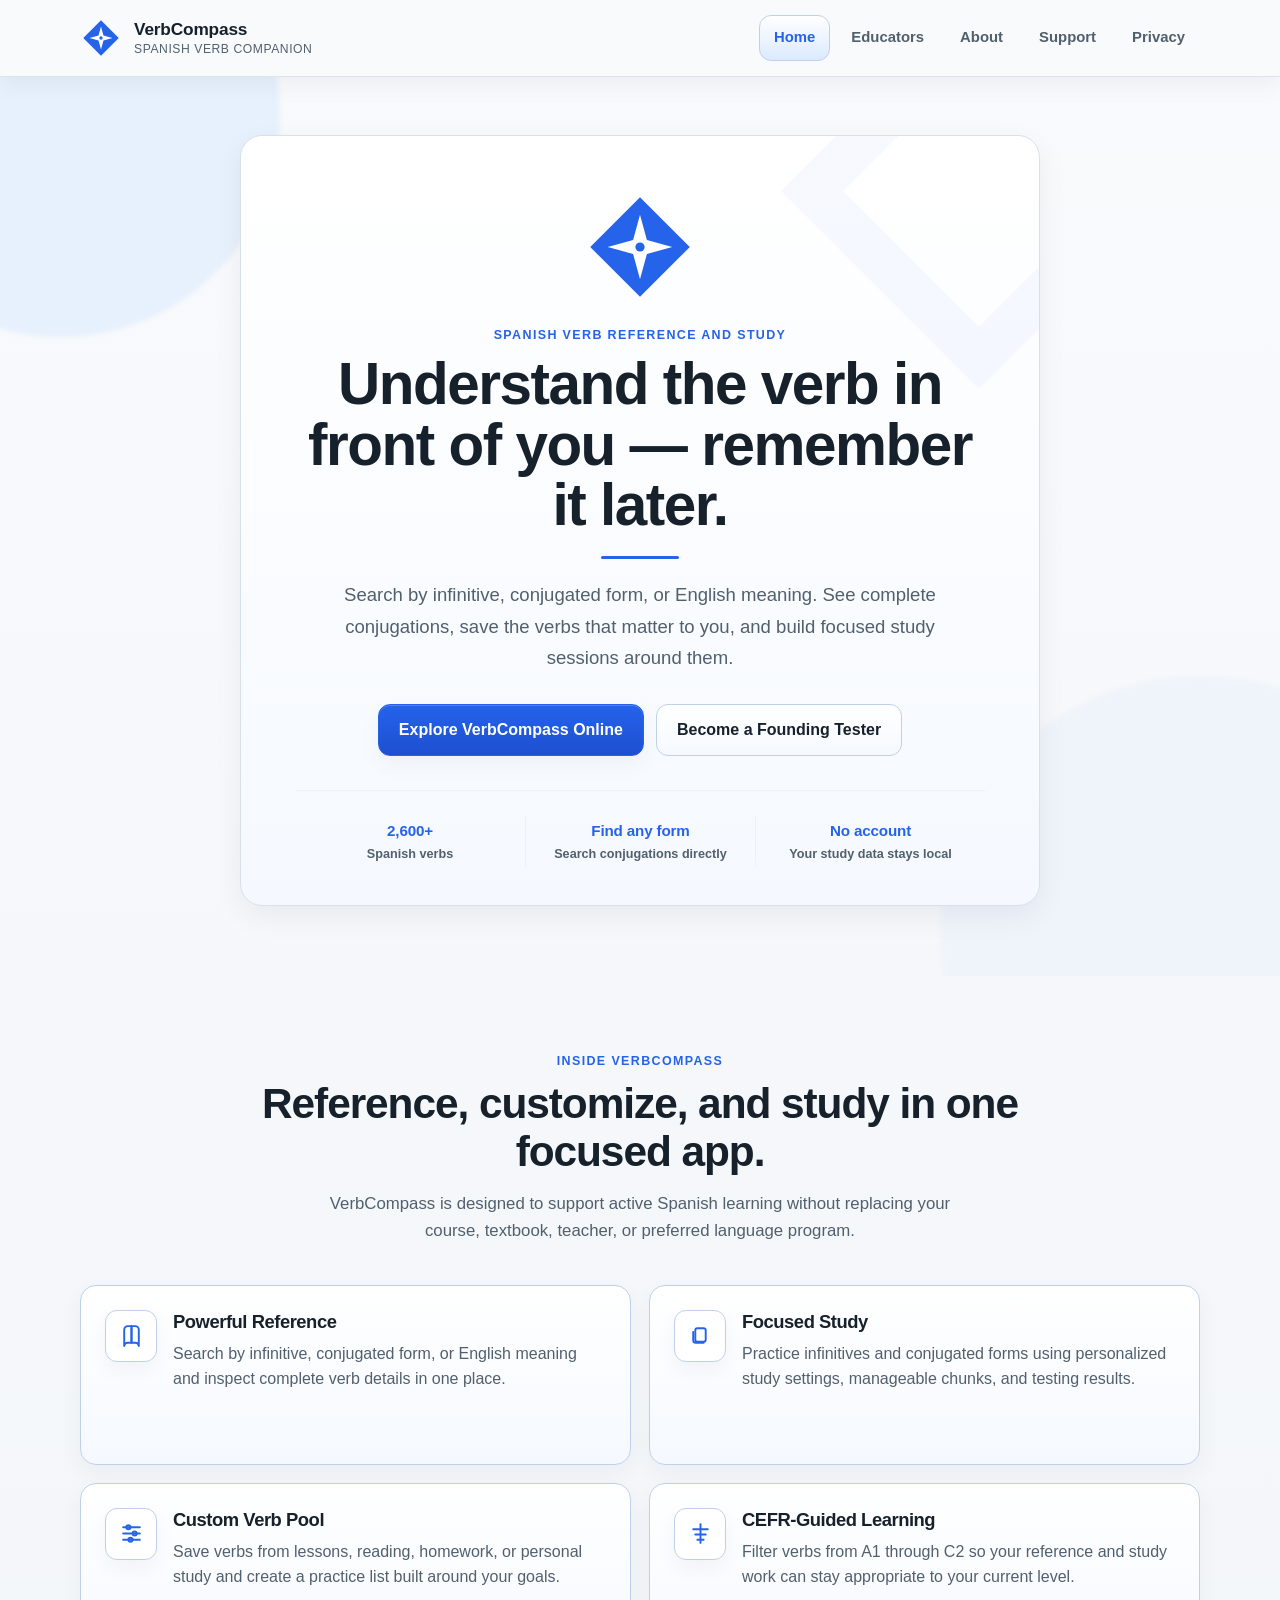
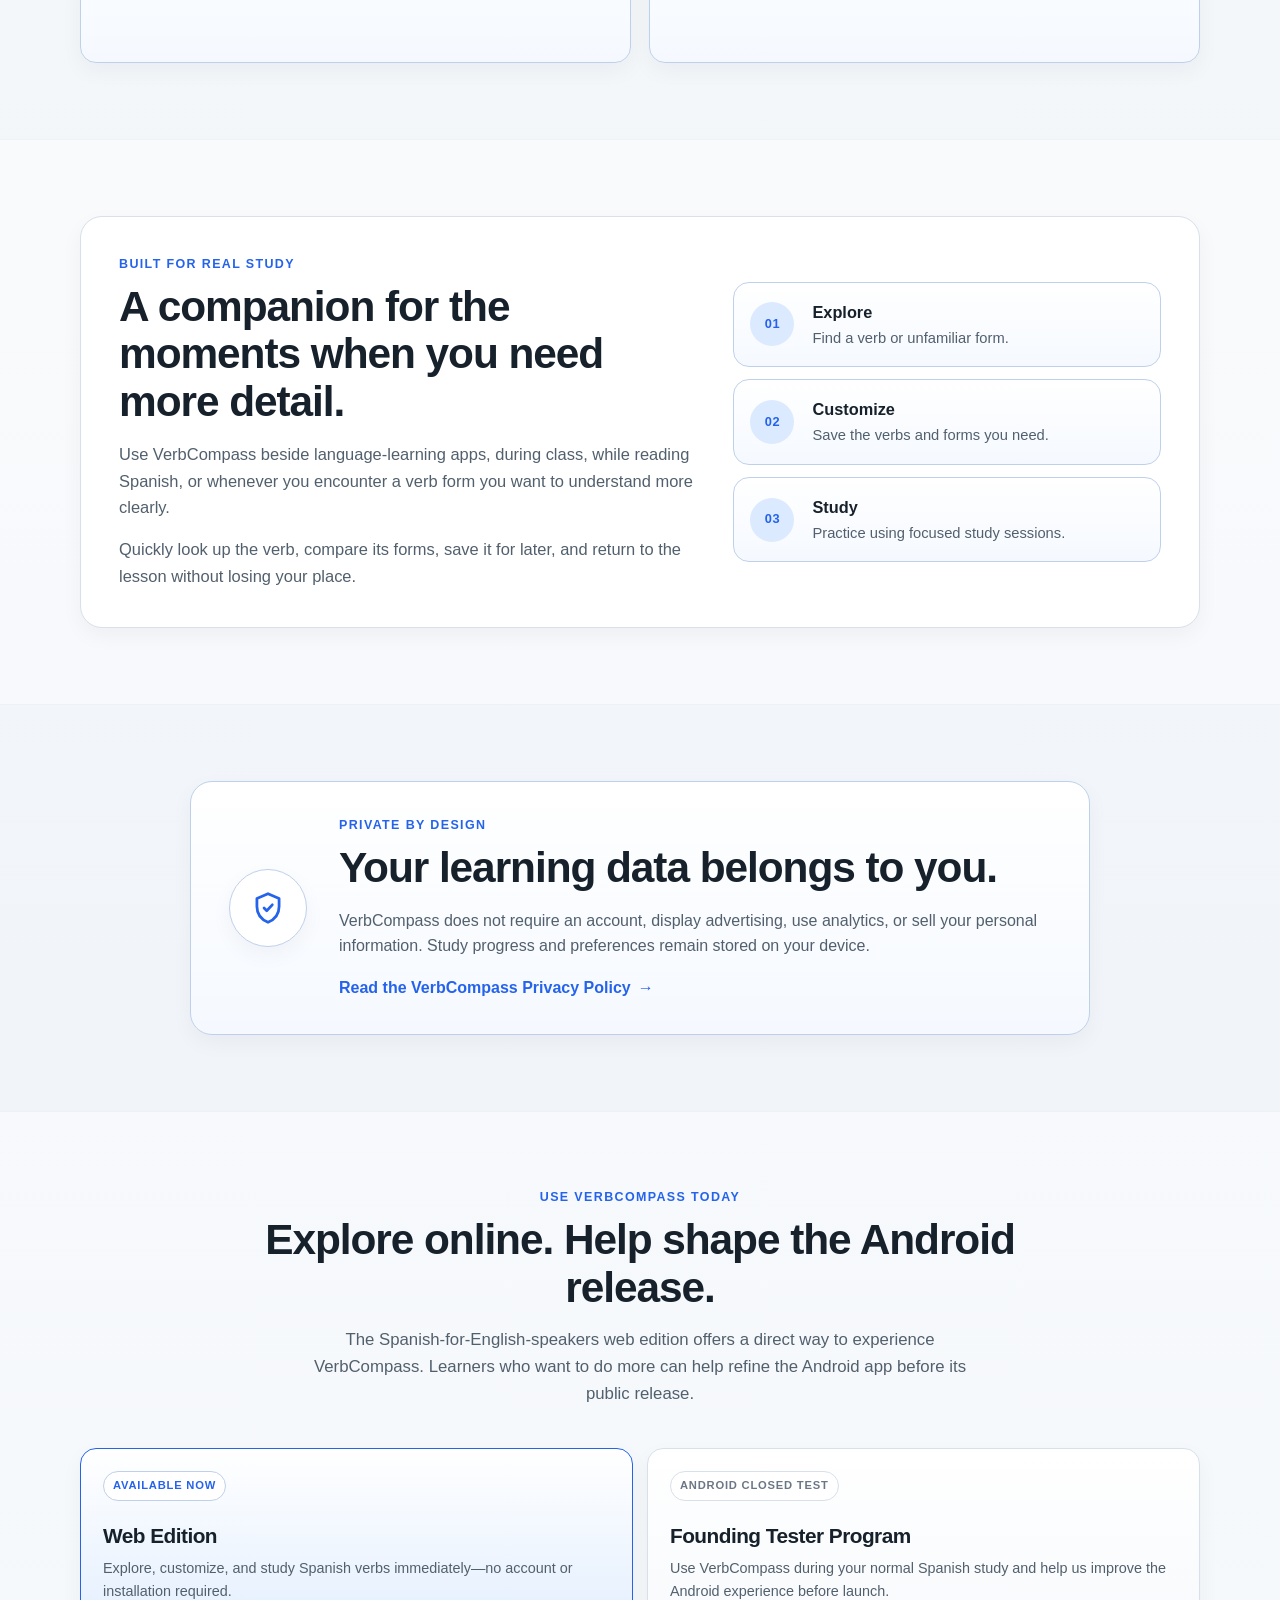
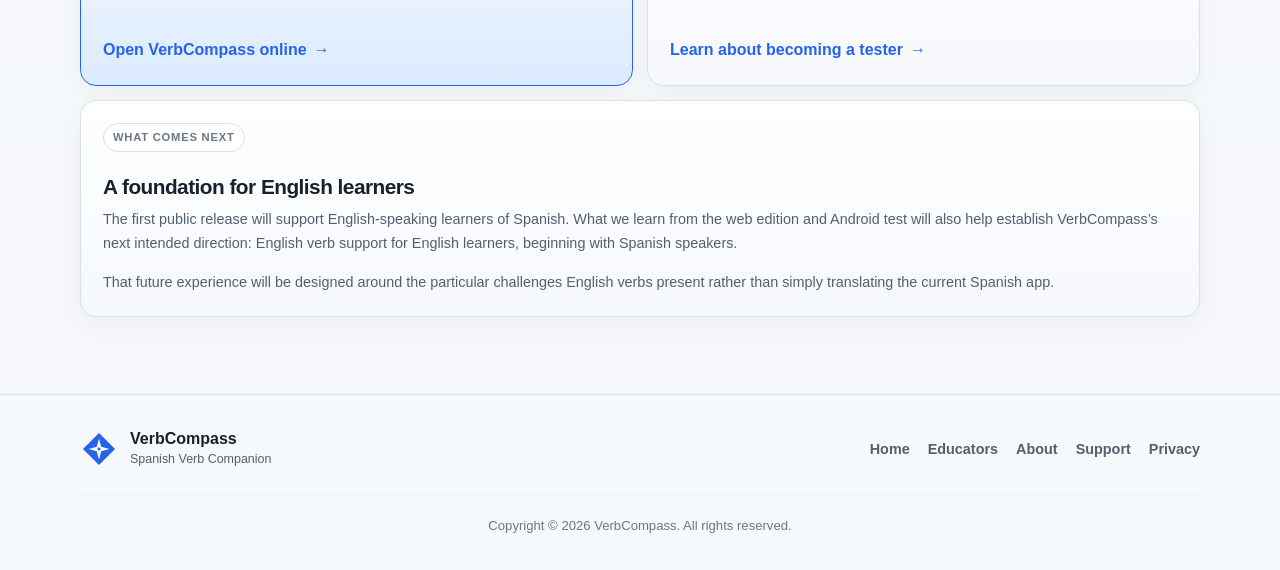
<file: index.html>
<!doctype html>
<html lang="en">
  <head>
    <meta charset="UTF-8" />
    <meta name="viewport" content="width=device-width, initial-scale=1.0" />

    <meta
      name="description"
      content="VerbCompass is a Spanish verb reference and study app with more than 2,600 verbs, complete conjugations, CEFR-guided learning, and customizable practice."
    />

    <title>VerbCompass — Spanish Verb Companion</title>
    <link
      rel="icon"
      type="image/svg+xml"
      href="assets/images/verbcompass-icon.svg"
    />
    <link rel="stylesheet" href="assets/css/styles.css" />
    <script src="assets/js/site.js" defer></script>
  </head>

  <body>
    <header class="site-header">
      <div class="site-header-inner">
        <a class="site-brand" href="/" aria-label="VerbCompass home">
          <svg
            class="verbcompass-icon site-brand-icon"
            viewBox="0 0 128 128"
            aria-hidden="true"
          >
            <path
              class="verbcompass-bg"
              d="M64 10L118 64L64 118L10 64L64 10Z"
            />
            <path
              class="verbcompass-star"
              d="M64 29L71.5 56.5L99 64L71.5 71.5L64 99L56.5 71.5L29 64L56.5 56.5L64 29Z"
            />
            <circle class="verbcompass-dot" cx="64" cy="64" r="5" />
          </svg>

          <span class="site-brand-copy">
            <strong>VerbCompass</strong>
            <span>Spanish Verb Companion</span>
          </span>
        </a>

        <button
          class="menu-toggle"
          type="button"
          aria-expanded="false"
          aria-controls="siteNavigation"
        >
          <span class="menu-toggle-label">Menu</span>

          <svg viewBox="0 0 24 24" aria-hidden="true">
            <path d="M4 7h16" />
            <path d="M4 12h16" />
            <path d="M4 17h16" />
          </svg>
        </button>

        <nav
          id="siteNavigation"
          class="site-navigation"
          aria-label="Primary navigation"
        >
          <a class="site-nav-link current-page" href="/">Home</a>
          <a class="site-nav-link" href="educators/">Educators</a>
          <a class="site-nav-link" href="about/">About</a>
          <a class="site-nav-link" href="support/">Support</a>
          <a class="site-nav-link" href="privacy/">Privacy</a>
        </nav>
      </div>
    </header>

    <main>
      <section class="hero-section">
        <div class="page-container">
          <div class="hero-panel">
            <div class="hero-brand">
              <svg
                class="verbcompass-icon hero-brand-icon"
                viewBox="0 0 128 128"
                aria-hidden="true"
              >
                <path
                  class="verbcompass-bg"
                  d="M64 10L118 64L64 118L10 64L64 10Z"
                />
                <path
                  class="verbcompass-star"
                  d="M64 29L71.5 56.5L99 64L71.5 71.5L64 99L56.5 71.5L29 64L56.5 56.5L64 29Z"
                />
                <circle class="verbcompass-dot" cx="64" cy="64" r="5" />
              </svg>

              <p class="section-kicker">Spanish verb reference and study</p>

              <h1>Understand the verb in front of you — remember it later.</h1>

              <div class="brand-rule"></div>

              <p class="hero-description">
                Search by infinitive, conjugated form, or English meaning. See
                complete conjugations, save the verbs that matter to you, and
                build focused study sessions around them.
              </p>
            </div>

            <div class="hero-actions">
              <a
                class="button button-primary"
                href="https://app.verbcompass.com/"
              >
                Explore VerbCompass Online
              </a>

              <a class="button button-secondary" href="founding-testers/">
                Become a Founding Tester
              </a>
            </div>

            <div class="hero-highlights" aria-label="VerbCompass highlights">
              <div class="hero-highlight">
                <strong>2,600+</strong>
                <span>Spanish verbs</span>
              </div>

              <div class="hero-highlight">
                <strong>Find any form</strong>
                <span>Search conjugations directly</span>
              </div>

              <div class="hero-highlight">
                <strong>No account</strong>
                <span>Your study data stays local</span>
              </div>
            </div>
          </div>
        </div>
      </section>

      <section id="features" class="content-section">
        <div class="page-container">
          <div class="section-heading">
            <p class="section-kicker">Inside VerbCompass</p>
            <h2>Reference, customize, and study in one focused app.</h2>
            <p>
              VerbCompass is designed to support active Spanish learning without
              replacing your course, textbook, teacher, or preferred language
              program.
            </p>
          </div>

          <div class="feature-grid">
            <article class="feature-card">
              <span class="feature-icon" aria-hidden="true">
                <svg viewBox="0 0 24 24">
                  <path
                    d="M5 6.5A3.5 3.5 0 0 1 8.5 3H12v16H8.5A3.5 3.5 0 0 0 5 22V6.5Z"
                  />
                  <path
                    d="M19 6.5A3.5 3.5 0 0 0 15.5 3H12v16h3.5A3.5 3.5 0 0 1 19 22V6.5Z"
                  />
                </svg>
              </span>

              <div>
                <h3>Powerful Reference</h3>
                <p>
                  Search by infinitive, conjugated form, or English meaning and
                  inspect complete verb details in one place.
                </p>
              </div>
            </article>

            <article class="feature-card">
              <span class="feature-icon" aria-hidden="true">
                <svg viewBox="0 0 24 24">
                  <rect x="7" y="5" width="10" height="13" rx="2" />
                  <path d="M5 8.5v8A2.5 2.5 0 0 0 7.5 19H15" />
                </svg>
              </span>

              <div>
                <h3>Focused Study</h3>
                <p>
                  Practice infinitives and conjugated forms using personalized
                  study settings, manageable chunks, and testing results.
                </p>
              </div>
            </article>

            <article class="feature-card">
              <span class="feature-icon" aria-hidden="true">
                <svg viewBox="0 0 24 24">
                  <path d="M4 6h16" />
                  <circle cx="9" cy="6" r="2" />
                  <path d="M4 12h16" />
                  <circle cx="15" cy="12" r="2" />
                  <path d="M4 18h16" />
                  <circle cx="11" cy="18" r="2" />
                </svg>
              </span>

              <div>
                <h3>Custom Verb Pool</h3>
                <p>
                  Save verbs from lessons, reading, homework, or personal study
                  and create a practice list built around your goals.
                </p>
              </div>
            </article>

            <article class="feature-card">
              <span class="feature-icon" aria-hidden="true">
                <svg viewBox="0 0 24 24">
                  <path d="M12 3v18" />
                  <path d="M5 8h14" />
                  <path d="M7 13h10" />
                  <path d="M9 18h6" />
                </svg>
              </span>

              <div>
                <h3>CEFR-Guided Learning</h3>
                <p>
                  Filter verbs from A1 through C2 so your reference and study
                  work can stay appropriate to your current level.
                </p>
              </div>
            </article>
          </div>
        </div>
      </section>

      <section
        id="study-companion"
        class="content-section content-section-soft"
      >
        <div class="page-container">
          <div class="split-panel">
            <div class="split-panel-copy">
              <p class="section-kicker">Built for real study</p>

              <h2>A companion for the moments when you need more detail.</h2>

              <p>
                Use VerbCompass beside language-learning apps, during class,
                while reading Spanish, or whenever you encounter a verb form you
                want to understand more clearly.
              </p>

              <p>
                Quickly look up the verb, compare its forms, save it for later,
                and return to the lesson without losing your place.
              </p>
            </div>

            <div class="study-flow-card">
              <div class="study-flow-step">
                <span>01</span>
                <div>
                  <strong>Explore</strong>
                  <p>Find a verb or unfamiliar form.</p>
                </div>
              </div>

              <div class="study-flow-step">
                <span>02</span>
                <div>
                  <strong>Customize</strong>
                  <p>Save the verbs and forms you need.</p>
                </div>
              </div>

              <div class="study-flow-step">
                <span>03</span>
                <div>
                  <strong>Study</strong>
                  <p>Practice using focused study sessions.</p>
                </div>
              </div>
            </div>
          </div>
        </div>
      </section>

      <section class="content-section">
        <div class="page-container">
          <div class="privacy-panel">
            <div class="privacy-panel-icon" aria-hidden="true">
              <svg viewBox="0 0 24 24">
                <path
                  d="M12 3 5 6v5c0 4.6 2.8 8.2 7 10 4.2-1.8 7-5.4 7-10V6l-7-3Z"
                />
                <path d="m9.5 12 1.7 1.7 3.5-3.7" />
              </svg>
            </div>

            <div class="privacy-panel-copy">
              <p class="section-kicker">Private by design</p>
              <h2>Your learning data belongs to you.</h2>
              <p>
                VerbCompass does not require an account, display advertising,
                use analytics, or sell your personal information. Study progress
                and preferences remain stored on your device.
              </p>

              <a class="text-link" href="privacy/">
                Read the VerbCompass Privacy Policy
                <span aria-hidden="true">→</span>
              </a>
            </div>
          </div>
        </div>
      </section>

      <section class="content-section content-section-soft">
        <div class="page-container">
          <div class="section-heading">
            <p class="section-kicker">Use VerbCompass today</p>
            <h2>Explore online. Help shape the Android release.</h2>
            <p>
              The Spanish-for-English-speakers web edition offers a direct way
              to experience VerbCompass. Learners who want to do more can help
              refine the Android app before its public release.
            </p>
          </div>

          <div class="access-grid">
            <article class="language-card language-card-active">
              <span class="language-status">Available now</span>
              <h3>Web Edition</h3>
              <p>
                Explore, customize, and study Spanish verbs immediately—no
                account or installation required.
              </p>
              <a
                class="text-link"
                href="https://app.verbcompass.com/"
              >
                Open VerbCompass online <span aria-hidden="true">→</span>
              </a>
            </article>

            <article class="language-card">
              <span class="language-status">Android closed test</span>
              <h3>Founding Tester Program</h3>
              <p>
                Use VerbCompass during your normal Spanish study and help us
                improve the Android experience before launch.
              </p>
              <a class="text-link" href="founding-testers/">
                Learn about becoming a tester
                <span aria-hidden="true">→</span>
              </a>
            </article>

            <article class="language-card access-direction-card">
              <span class="language-status">What comes next</span>
              <h3>A foundation for English learners</h3>
              <p>
                The first public release will support English-speaking learners
                of Spanish. What we learn from the web edition and Android
                test will also help establish VerbCompass’s next intended
                direction: English verb support for English learners, beginning
                with Spanish speakers.
              </p>
              <p>
                That future experience will be designed around the particular
                challenges English verbs present rather than simply translating
                the current Spanish app.
              </p>
            </article>
          </div>
        </div>
      </section>
    </main>

    <footer class="site-footer">
      <div class="page-container site-footer-inner">
        <div class="footer-brand">
          <svg
            class="verbcompass-icon footer-brand-icon"
            viewBox="0 0 128 128"
            aria-hidden="true"
          >
            <path
              class="verbcompass-bg"
              d="M64 10L118 64L64 118L10 64L64 10Z"
            />
            <path
              class="verbcompass-star"
              d="M64 29L71.5 56.5L99 64L71.5 71.5L64 99L56.5 71.5L29 64L56.5 56.5L64 29Z"
            />
            <circle class="verbcompass-dot" cx="64" cy="64" r="5" />
          </svg>

          <div>
            <strong>VerbCompass</strong>
            <span>Spanish Verb Companion</span>
          </div>
        </div>

        <nav class="footer-navigation" aria-label="Footer navigation">
          <a href="./">Home</a>
          <a href="educators/">Educators</a>
          <a href="about/">About</a>
          <a href="support/">Support</a>
          <a href="privacy/">Privacy</a>
        </nav>

        <p class="footer-copyright">
          Copyright © 2026 VerbCompass. All rights reserved.
        </p>
      </div>
    </footer>
  </body>
</html>
</file>
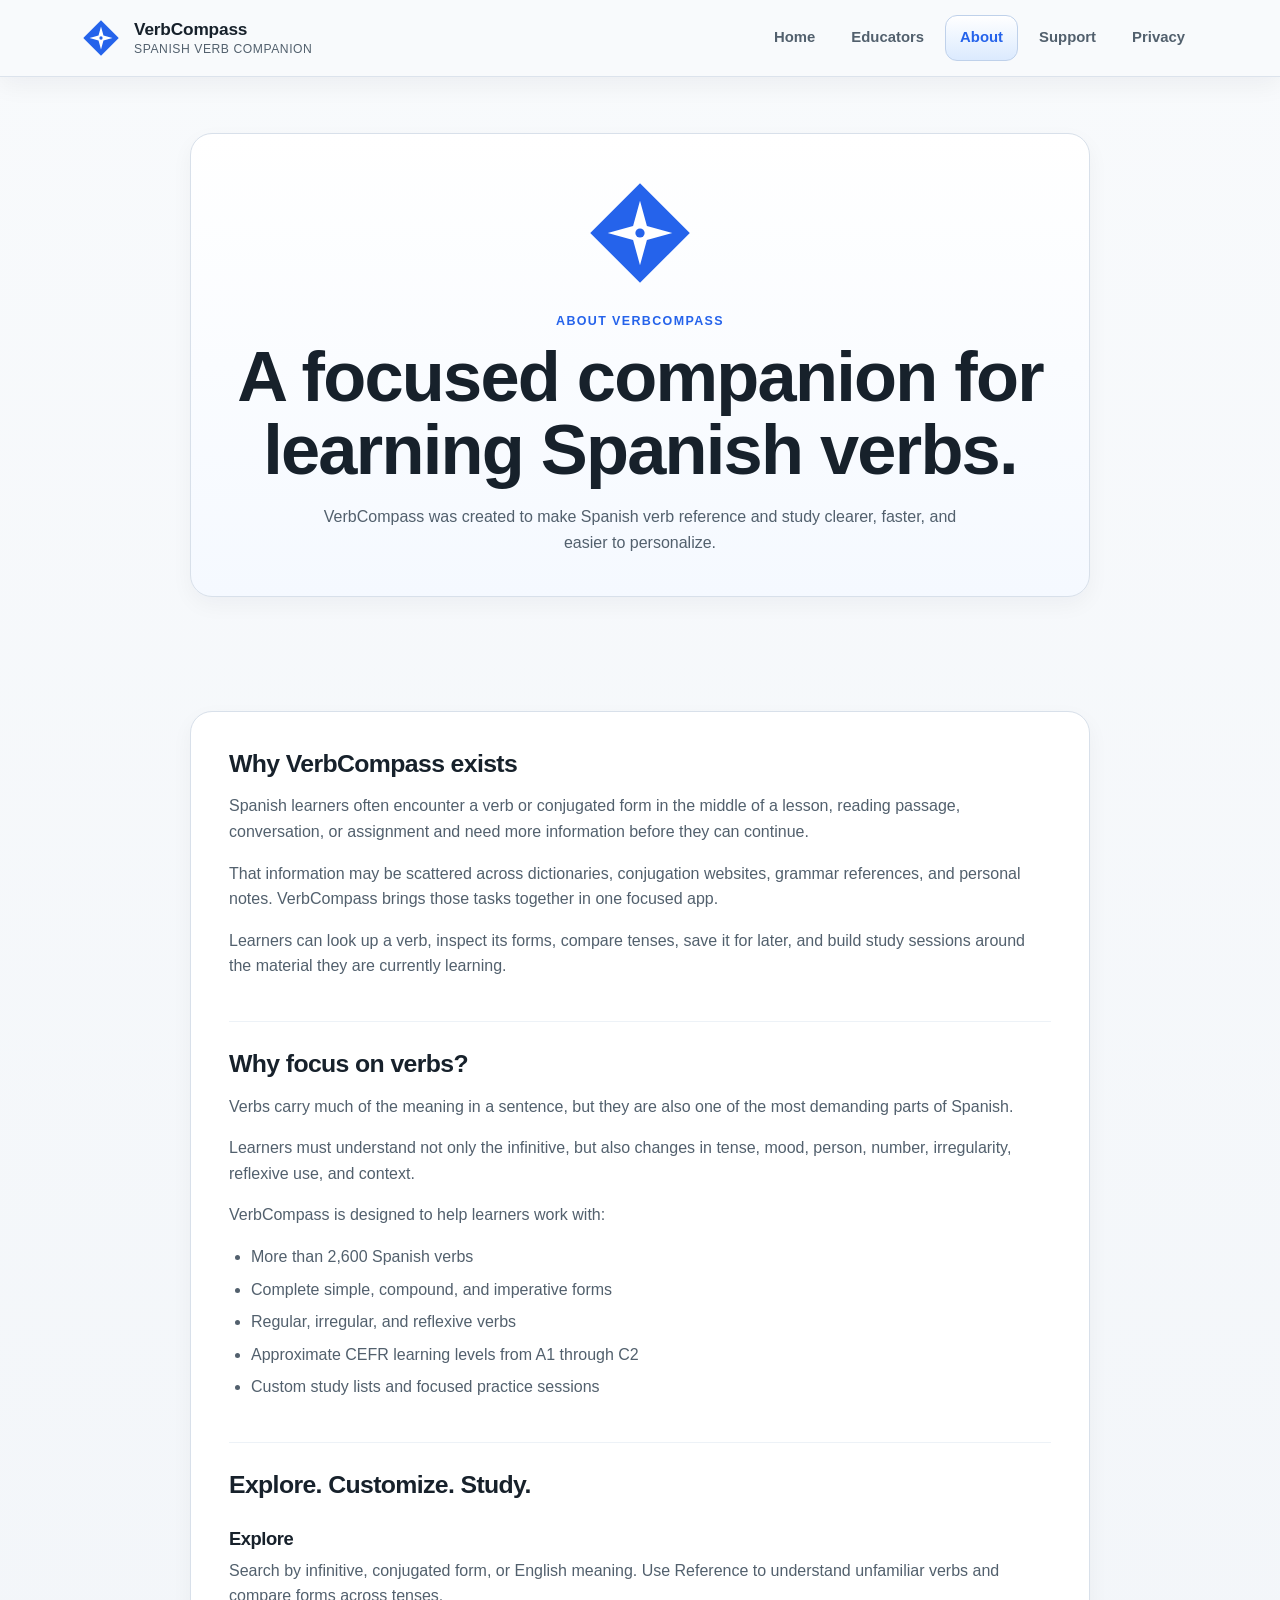
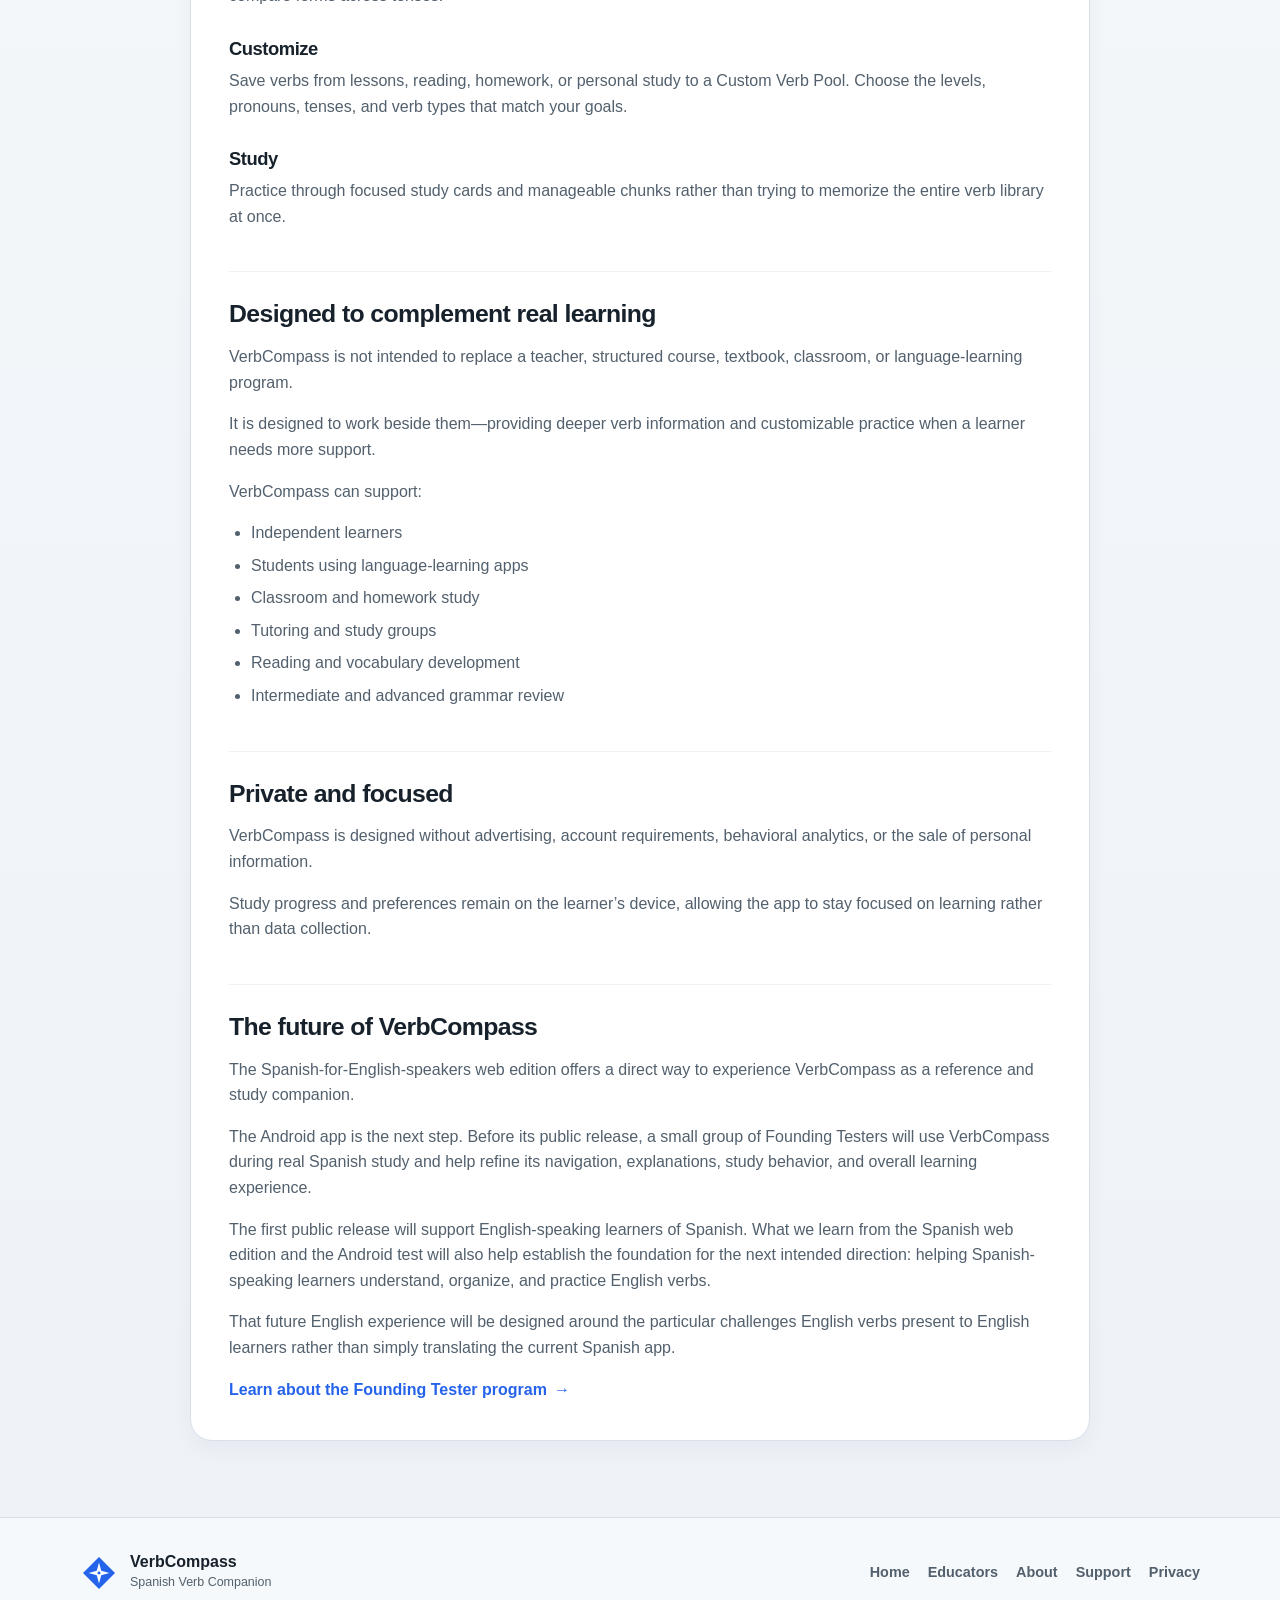
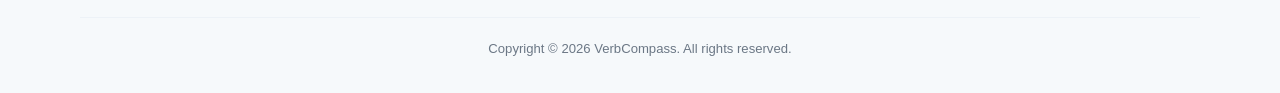
<file: about/index.html>
<!doctype html>
<html lang="en">
  <head>
    <meta charset="UTF-8" />
    <meta name="viewport" content="width=device-width, initial-scale=1.0" />

    <meta
      name="description"
      content="Learn why VerbCompass was created, how it supports Spanish learners, and the philosophy behind Explore, Customize, and Study."
    />

    <title>About VerbCompass — Spanish Verb Companion</title>
    <link
      rel="icon"
      type="image/svg+xml"
      href="../assets/images/verbcompass-icon.svg"
    />
    <link rel="stylesheet" href="../assets/css/styles.css" />
    <script src="../assets/js/site.js" defer></script>
  </head>

  <body>
    <a class="skip-link" href="#mainContent">Skip to main content</a>

    <header class="site-header">
      <div class="site-header-inner">
        <a class="site-brand" href="../" aria-label="VerbCompass home">
          <svg
            class="verbcompass-icon site-brand-icon"
            viewBox="0 0 128 128"
            aria-hidden="true"
          >
            <path
              class="verbcompass-bg"
              d="M64 10L118 64L64 118L10 64L64 10Z"
            />
            <path
              class="verbcompass-star"
              d="M64 29L71.5 56.5L99 64L71.5 71.5L64 99L56.5 71.5L29 64L56.5 56.5L64 29Z"
            />
            <circle class="verbcompass-dot" cx="64" cy="64" r="5" />
          </svg>

          <span class="site-brand-copy">
            <strong>VerbCompass</strong>
            <span>Spanish Verb Companion</span>
          </span>
        </a>

        <button
          class="menu-toggle"
          type="button"
          aria-expanded="false"
          aria-controls="siteNavigation"
        >
          <span class="menu-toggle-label">Menu</span>

          <svg viewBox="0 0 24 24" aria-hidden="true">
            <path d="M4 7h16" />
            <path d="M4 12h16" />
            <path d="M4 17h16" />
          </svg>
        </button>

        <nav
          id="siteNavigation"
          class="site-navigation"
          aria-label="Primary navigation"
        >
          <a class="site-nav-link" href="../">Home</a>
          <a class="site-nav-link" href="../educators/">Educators</a>
          <a class="site-nav-link current-page" href="./">About</a>
          <a class="site-nav-link" href="../support/">Support</a>
          <a class="site-nav-link" href="../privacy/">Privacy</a>
        </nav>
      </div>
    </header>

    <main id="mainContent">
      <section class="page-hero">
        <div class="page-container">
          <div class="page-hero-panel">
            <svg
              class="verbcompass-icon hero-brand-icon"
              viewBox="0 0 128 128"
              aria-hidden="true"
            >
              <path
                class="verbcompass-bg"
                d="M64 10L118 64L64 118L10 64L64 10Z"
              />
              <path
                class="verbcompass-star"
                d="M64 29L71.5 56.5L99 64L71.5 71.5L64 99L56.5 71.5L29 64L56.5 56.5L64 29Z"
              />
              <circle class="verbcompass-dot" cx="64" cy="64" r="5" />
            </svg>

            <p class="section-kicker">About VerbCompass</p>

            <h1>A focused companion for learning Spanish verbs.</h1>

            <p>
              VerbCompass was created to make Spanish verb reference and study
              clearer, faster, and easier to personalize.
            </p>
          </div>
        </div>
      </section>

      <section class="content-section">
        <div class="page-container">
          <article class="prose-panel">
            <h2>Why VerbCompass exists</h2>

            <p>
              Spanish learners often encounter a verb or conjugated form in the
              middle of a lesson, reading passage, conversation, or assignment
              and need more information before they can continue.
            </p>

            <p>
              That information may be scattered across dictionaries, conjugation
              websites, grammar references, and personal notes. VerbCompass
              brings those tasks together in one focused app.
            </p>

            <p>
              Learners can look up a verb, inspect its forms, compare tenses,
              save it for later, and build study sessions around the material
              they are currently learning.
            </p>

            <h2>Why focus on verbs?</h2>

            <p>
              Verbs carry much of the meaning in a sentence, but they are also
              one of the most demanding parts of Spanish.
            </p>

            <p>
              Learners must understand not only the infinitive, but also changes
              in tense, mood, person, number, irregularity, reflexive use, and
              context.
            </p>

            <p>VerbCompass is designed to help learners work with:</p>

            <ul>
              <li>More than 2,600 Spanish verbs</li>
              <li>Complete simple, compound, and imperative forms</li>
              <li>Regular, irregular, and reflexive verbs</li>
              <li>Approximate CEFR learning levels from A1 through C2</li>
              <li>Custom study lists and focused practice sessions</li>
            </ul>

            <h2>Explore. Customize. Study.</h2>

            <h3>Explore</h3>

            <p>
              Search by infinitive, conjugated form, or English meaning. Use
              Reference to understand unfamiliar verbs and compare forms across
              tenses.
            </p>

            <h3>Customize</h3>

            <p>
              Save verbs from lessons, reading, homework, or personal study to a
              Custom Verb Pool. Choose the levels, pronouns, tenses, and verb
              types that match your goals.
            </p>

            <h3>Study</h3>

            <p>
              Practice through focused study cards and manageable chunks rather
              than trying to memorize the entire verb library at once.
            </p>

            <h2>Designed to complement real learning</h2>

            <p>
              VerbCompass is not intended to replace a teacher, structured
              course, textbook, classroom, or language-learning program.
            </p>

            <p>
              It is designed to work beside them—providing deeper verb
              information and customizable practice when a learner needs more
              support.
            </p>

            <p>VerbCompass can support:</p>

            <ul>
              <li>Independent learners</li>
              <li>Students using language-learning apps</li>
              <li>Classroom and homework study</li>
              <li>Tutoring and study groups</li>
              <li>Reading and vocabulary development</li>
              <li>Intermediate and advanced grammar review</li>
            </ul>

            <h2>Private and focused</h2>

            <p>
              VerbCompass is designed without advertising, account requirements,
              behavioral analytics, or the sale of personal information.
            </p>

            <p>
              Study progress and preferences remain on the learner’s device,
              allowing the app to stay focused on learning rather than data
              collection.
            </p>

            <h2>The future of VerbCompass</h2>

            <p>
              The Spanish-for-English-speakers web edition offers a direct way
              to experience VerbCompass as a reference and study companion.
            </p>

            <p>
              The Android app is the next step. Before its public release, a
              small group of Founding Testers will use VerbCompass during real
              Spanish study and help refine its navigation, explanations,
              study behavior, and overall learning experience.
            </p>

            <p>
              The first public release will support English-speaking learners
              of Spanish. What we learn from the Spanish web edition and the
              Android test will also help establish the foundation for the next
              intended direction: helping Spanish-speaking learners understand,
              organize, and practice English verbs.
            </p>

            <p>
              That future English experience will be designed around the
              particular challenges English verbs present to English learners
              rather than simply translating the current Spanish app.
            </p>

            <p>
              <a class="text-link" href="../founding-testers/">
                Learn about the Founding Tester program
                <span aria-hidden="true">→</span>
              </a>
            </p>
          </article>
        </div>
      </section>
    </main>

    <footer class="site-footer">
      <div class="page-container site-footer-inner">
        <div class="footer-brand">
          <svg
            class="verbcompass-icon footer-brand-icon"
            viewBox="0 0 128 128"
            aria-hidden="true"
          >
            <path
              class="verbcompass-bg"
              d="M64 10L118 64L64 118L10 64L64 10Z"
            />
            <path
              class="verbcompass-star"
              d="M64 29L71.5 56.5L99 64L71.5 71.5L64 99L56.5 71.5L29 64L56.5 56.5L64 29Z"
            />
            <circle class="verbcompass-dot" cx="64" cy="64" r="5" />
          </svg>

          <div>
            <strong>VerbCompass</strong>
            <span>Spanish Verb Companion</span>
          </div>
        </div>

        <nav class="footer-navigation" aria-label="Footer navigation">
          <a href="../">Home</a>
          <a href="../educators/">Educators</a>
          <a href="./">About</a>
          <a href="../support/">Support</a>
          <a href="../privacy/">Privacy</a>
        </nav>

        <p class="footer-copyright">
          Copyright © 2026 VerbCompass. All rights reserved.
        </p>
      </div>
    </footer>
  </body>
</html>
</file>
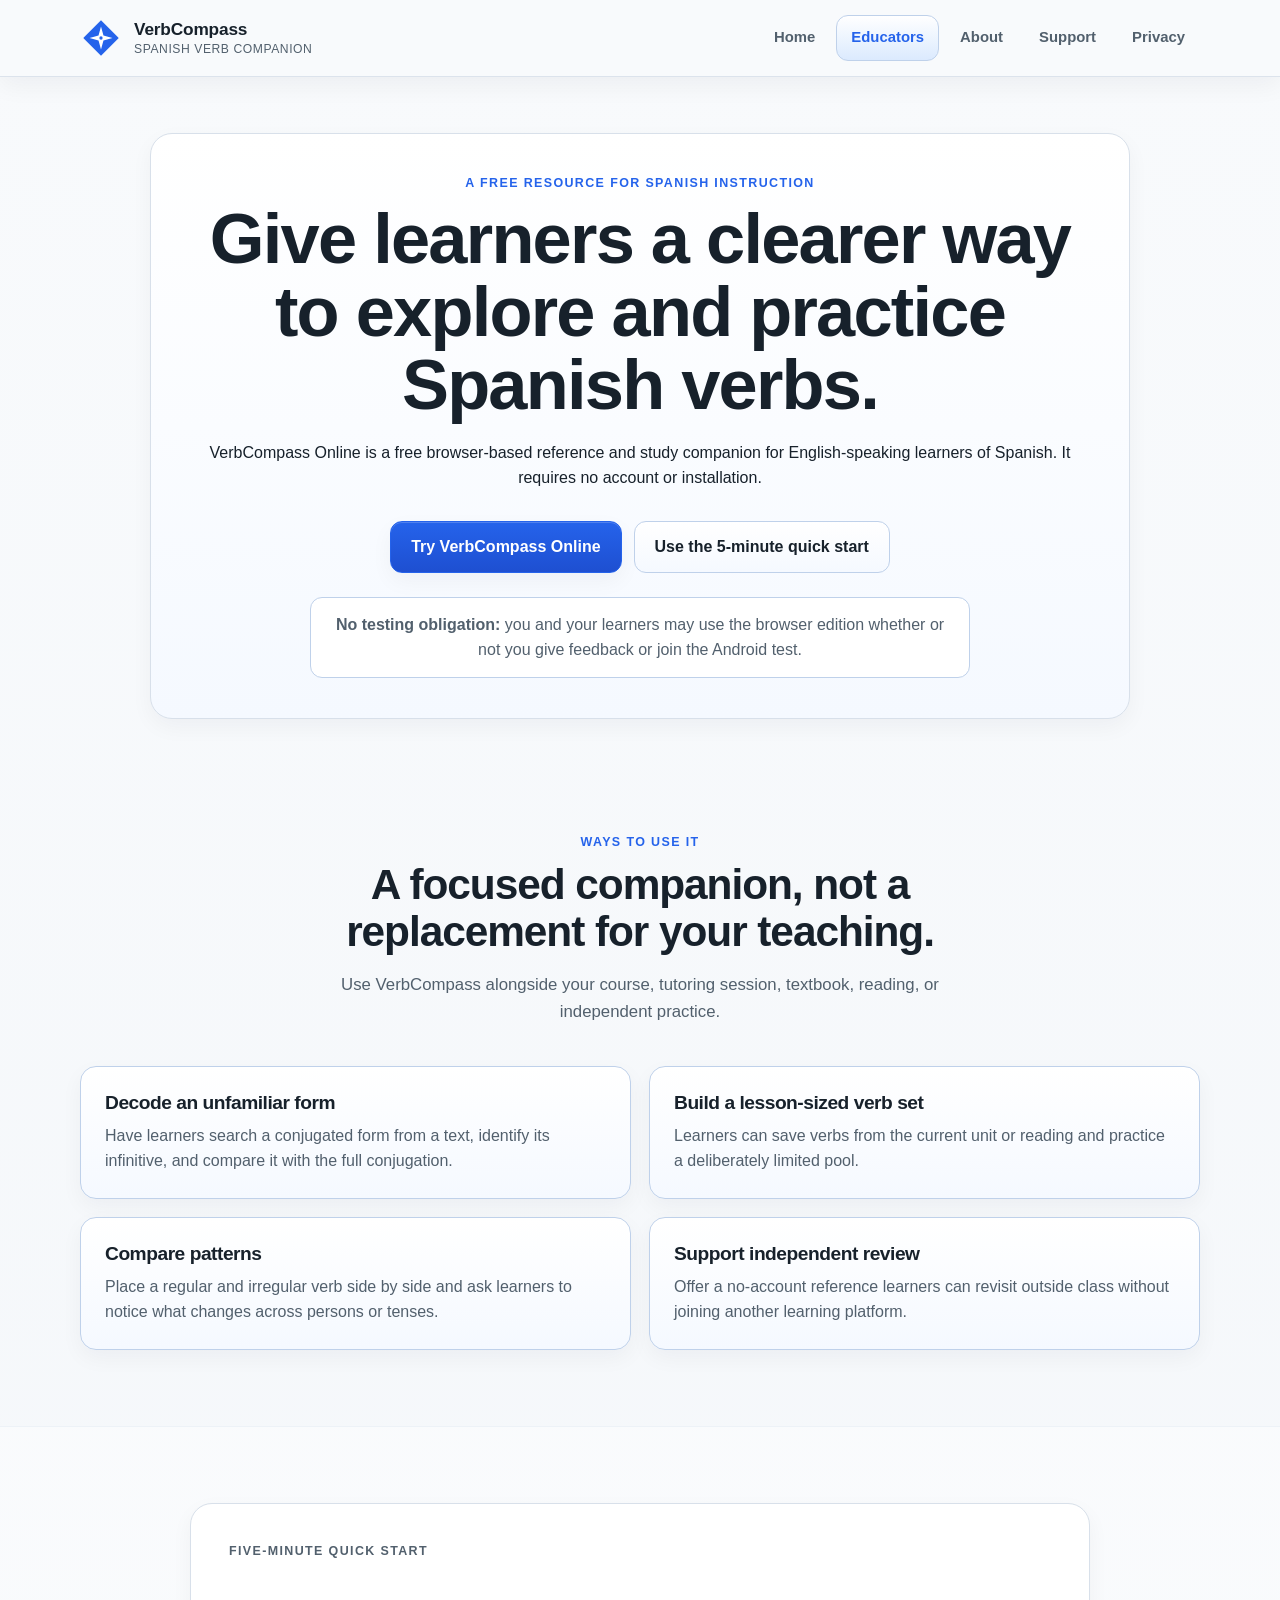
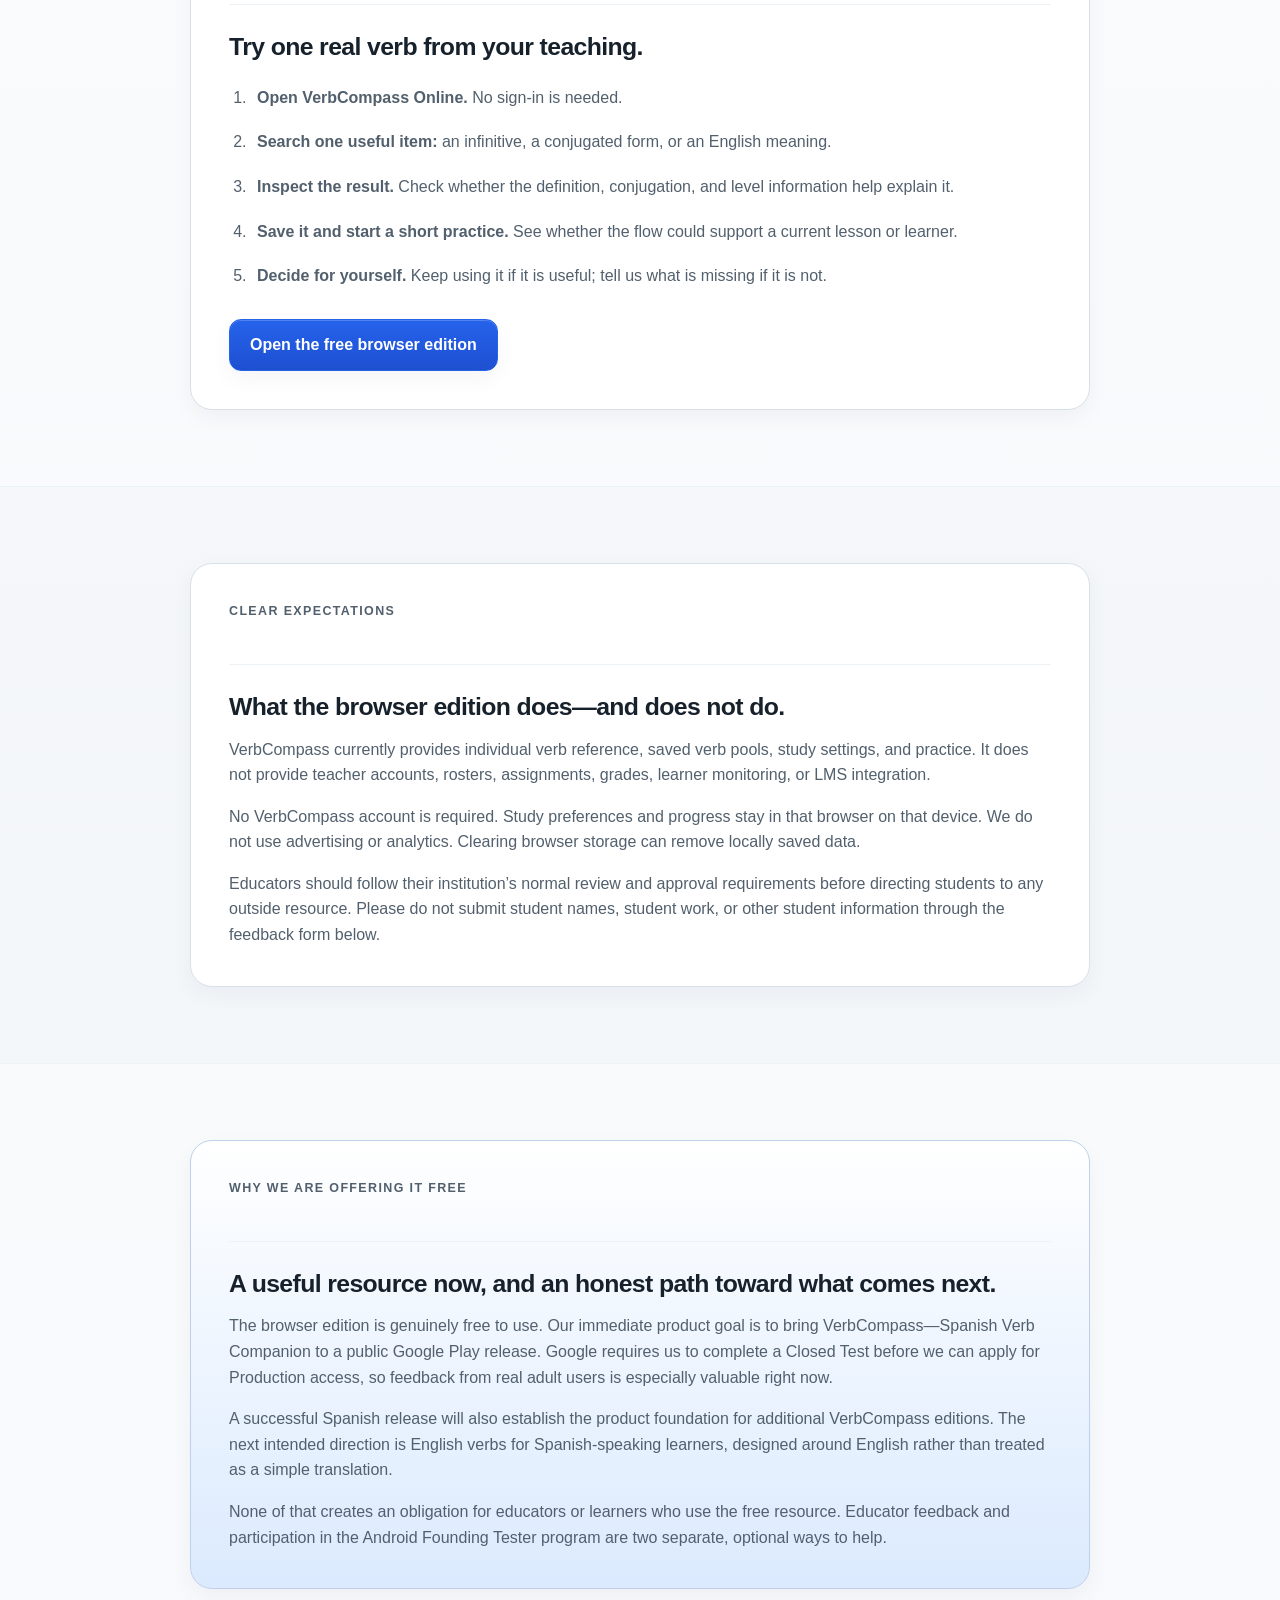
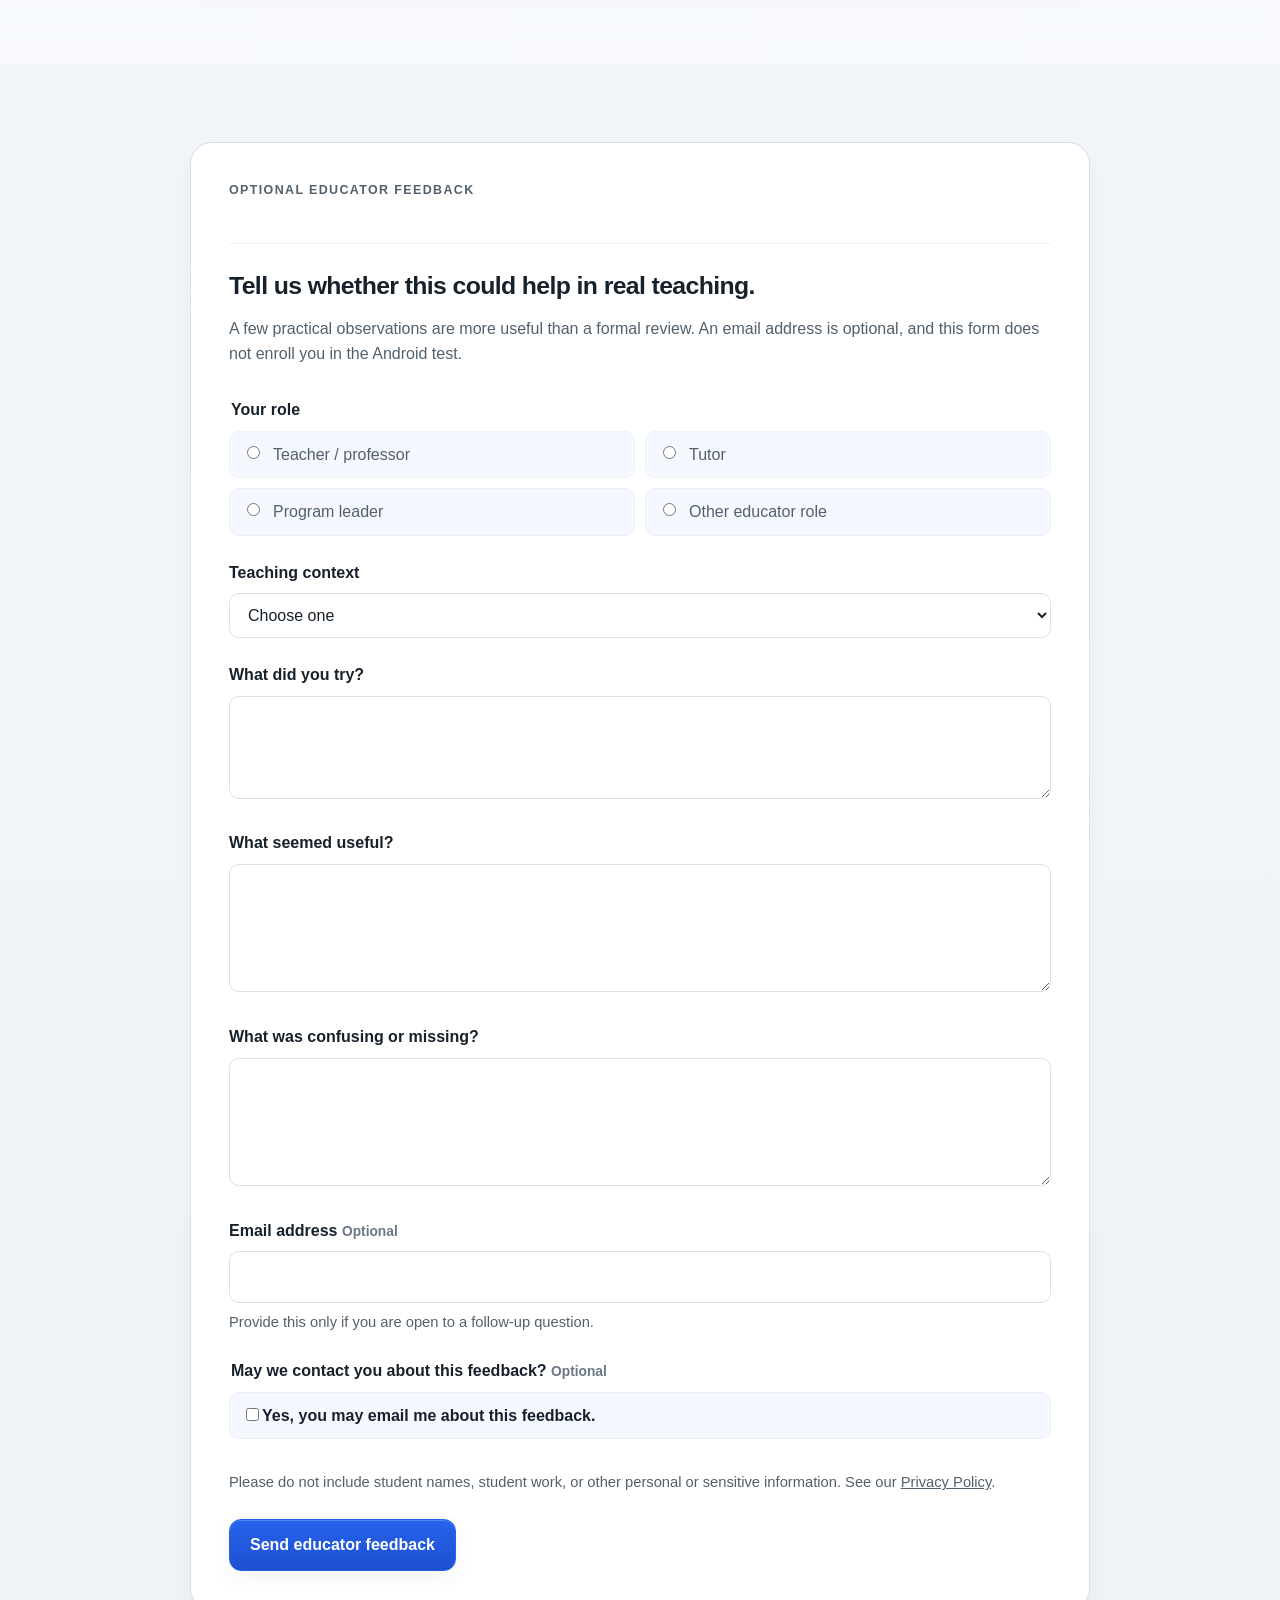
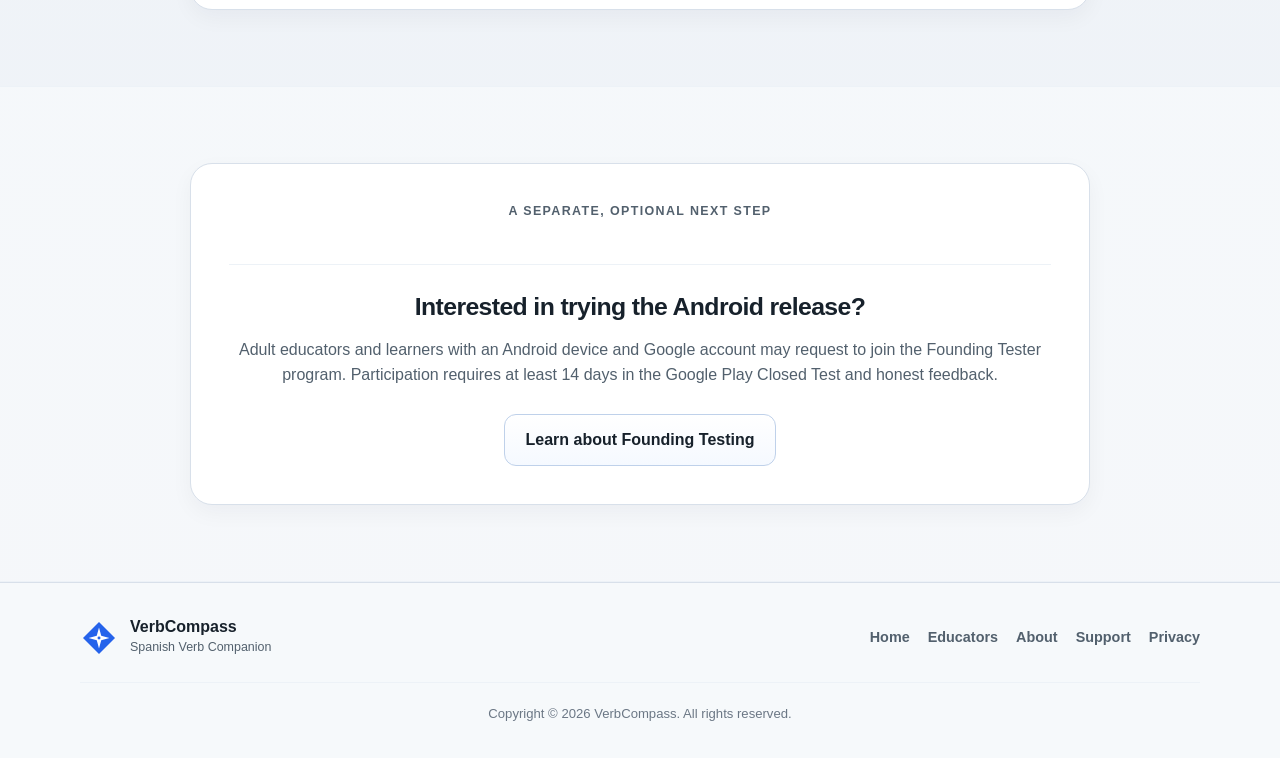
<file: educators/index.html>
<!doctype html>
<html lang="en">
  <head>
    <meta charset="UTF-8" />
    <meta name="viewport" content="width=device-width, initial-scale=1.0" />
    <meta name="description" content="A free Spanish verb reference and study resource for teachers, tutors, program leaders, and their adult learners." />
    <title>VerbCompass for Educators</title>
    <link rel="icon" type="image/svg+xml" href="../assets/images/verbcompass-icon.svg" />
    <link rel="stylesheet" href="../assets/css/styles.css" />
    <script src="../assets/js/site.js" defer></script>
  </head>
  <body>
    <a class="skip-link" href="#mainContent">Skip to main content</a>
    <header class="site-header">
      <div class="site-header-inner">
        <a class="site-brand" href="../" aria-label="VerbCompass home">
          <svg class="verbcompass-icon site-brand-icon" viewBox="0 0 128 128" aria-hidden="true"><path class="verbcompass-bg" d="M64 10L118 64L64 118L10 64L64 10Z"/><path class="verbcompass-star" d="M64 29L71.5 56.5L99 64L71.5 71.5L64 99L56.5 71.5L29 64L56.5 56.5L64 29Z"/><circle class="verbcompass-dot" cx="64" cy="64" r="5"/></svg>
          <span class="site-brand-copy"><strong>VerbCompass</strong><span>Spanish Verb Companion</span></span>
        </a>
        <button class="menu-toggle" type="button" aria-expanded="false" aria-controls="siteNavigation"><span class="menu-toggle-label">Menu</span><svg viewBox="0 0 24 24" aria-hidden="true"><path d="M4 7h16"/><path d="M4 12h16"/><path d="M4 17h16"/></svg></button>
        <nav id="siteNavigation" class="site-navigation" aria-label="Primary navigation">
          <a class="site-nav-link" href="../">Home</a><a class="site-nav-link current-page" href="./">Educators</a><a class="site-nav-link" href="../about/">About</a><a class="site-nav-link" href="../support/">Support</a><a class="site-nav-link" href="../privacy/">Privacy</a>
        </nav>
      </div>
    </header>

    <main id="mainContent">
      <section class="page-hero">
        <div class="page-container">
          <div class="page-hero-panel educator-hero-panel">
            <p class="section-kicker">A free resource for Spanish instruction</p>
            <h1>Give learners a clearer way to explore and practice Spanish verbs.</h1>
            <p>VerbCompass Online is a free browser-based reference and study companion for English-speaking learners of Spanish. It requires no account or installation.</p>
            <div class="hero-actions">
              <a class="button button-primary" href="https://app.verbcompass.com/">Try VerbCompass Online</a>
              <a class="button button-secondary" href="#quickStart">Use the 5-minute quick start</a>
            </div>
            <p class="resource-assurance"><strong>No testing obligation:</strong> you and your learners may use the browser edition whether or not you give feedback or join the Android test.</p>
          </div>
        </div>
      </section>

      <section class="content-section">
        <div class="page-container">
          <div class="section-heading"><p class="section-kicker">Ways to use it</p><h2>A focused companion, not a replacement for your teaching.</h2><p>Use VerbCompass alongside your course, tutoring session, textbook, reading, or independent practice.</p></div>
          <div class="benefit-grid">
            <article class="benefit-card"><h3>Decode an unfamiliar form</h3><p>Have learners search a conjugated form from a text, identify its infinitive, and compare it with the full conjugation.</p></article>
            <article class="benefit-card"><h3>Build a lesson-sized verb set</h3><p>Learners can save verbs from the current unit or reading and practice a deliberately limited pool.</p></article>
            <article class="benefit-card"><h3>Compare patterns</h3><p>Place a regular and irregular verb side by side and ask learners to notice what changes across persons or tenses.</p></article>
            <article class="benefit-card"><h3>Support independent review</h3><p>Offer a no-account reference learners can revisit outside class without joining another learning platform.</p></article>
          </div>
        </div>
      </section>

      <section id="quickStart" class="content-section content-section-soft">
        <div class="page-container">
          <article class="prose-panel">
            <p class="section-kicker">Five-minute quick start</p>
            <h2>Try one real verb from your teaching.</h2>
            <ol class="quick-start-list">
              <li><strong>Open VerbCompass Online.</strong> No sign-in is needed.</li>
              <li><strong>Search one useful item:</strong> an infinitive, a conjugated form, or an English meaning.</li>
              <li><strong>Inspect the result.</strong> Check whether the definition, conjugation, and level information help explain it.</li>
              <li><strong>Save it and start a short practice.</strong> See whether the flow could support a current lesson or learner.</li>
              <li><strong>Decide for yourself.</strong> Keep using it if it is useful; tell us what is missing if it is not.</li>
            </ol>
            <a class="button button-primary" href="https://app.verbcompass.com/">Open the free browser edition</a>
          </article>
        </div>
      </section>

      <section class="content-section">
        <div class="page-container">
          <article class="prose-panel">
            <p class="section-kicker">Clear expectations</p>
            <h2>What the browser edition does—and does not do.</h2>
            <p>VerbCompass currently provides individual verb reference, saved verb pools, study settings, and practice. It does not provide teacher accounts, rosters, assignments, grades, learner monitoring, or LMS integration.</p>
            <p>No VerbCompass account is required. Study preferences and progress stay in that browser on that device. We do not use advertising or analytics. Clearing browser storage can remove locally saved data.</p>
            <p>Educators should follow their institution’s normal review and approval requirements before directing students to any outside resource. Please do not submit student names, student work, or other student information through the feedback form below.</p>
          </article>
        </div>
      </section>

      <section class="content-section content-section-soft">
        <div class="page-container">
          <article class="prose-panel transparency-panel">
            <p class="section-kicker">Why we are offering it free</p>
            <h2>A useful resource now, and an honest path toward what comes next.</h2>
            <p>The browser edition is genuinely free to use. Our immediate product goal is to bring VerbCompass—Spanish Verb Companion to a public Google Play release. Google requires us to complete a Closed Test before we can apply for Production access, so feedback from real adult users is especially valuable right now.</p>
            <p>A successful Spanish release will also establish the product foundation for additional VerbCompass editions. The next intended direction is English verbs for Spanish-speaking learners, designed around English rather than treated as a simple translation.</p>
            <p>None of that creates an obligation for educators or learners who use the free resource. Educator feedback and participation in the Android Founding Tester program are two separate, optional ways to help.</p>
          </article>
        </div>
      </section>

      <section id="educatorFeedback" class="content-section">
        <div class="page-container">
          <article class="prose-panel">
            <p class="section-kicker">Optional educator feedback</p>
            <h2>Tell us whether this could help in real teaching.</h2>
            <p>A few practical observations are more useful than a formal review. An email address is optional, and this form does not enroll you in the Android test.</p>
            <form class="tester-request-form" name="educator-feedback" method="POST" action="/educators/thank-you/" data-netlify="true" netlify-honeypot="bot-field">
              <input type="hidden" name="form-name" value="educator-feedback" />
              <p class="honeypot-field"><label>Don’t fill this out if you’re human: <input name="bot-field" type="text" tabindex="-1" /></label></p>
              <fieldset class="form-field"><legend>Your role</legend><div class="form-options form-options-grid">
                <label class="form-option"><input type="radio" name="role" value="teacher" required /><span>Teacher / professor</span></label>
                <label class="form-option"><input type="radio" name="role" value="tutor" /><span>Tutor</span></label>
                <label class="form-option"><input type="radio" name="role" value="program-leader" /><span>Program leader</span></label>
                <label class="form-option"><input type="radio" name="role" value="other" /><span>Other educator role</span></label>
              </div></fieldset>
              <div class="form-field"><label for="teachingContext">Teaching context</label><select id="teachingContext" name="teaching_context" required><option value="">Choose one</option><option value="adult-education">Adult education</option><option value="higher-education">College / university</option><option value="k12">K–12</option><option value="private-tutoring">Private tutoring</option><option value="mixed">Mixed settings</option><option value="other">Other</option></select></div>
              <div class="form-field"><label for="workflowTried">What did you try?</label><textarea id="workflowTried" name="workflow_tried" rows="3" maxlength="750" required></textarea></div>
              <div class="form-field"><label for="usefulParts">What seemed useful?</label><textarea id="usefulParts" name="useful_parts" rows="4" maxlength="1000" required></textarea></div>
              <div class="form-field"><label for="missingParts">What was confusing or missing?</label><textarea id="missingParts" name="confusing_or_missing" rows="4" maxlength="1000" required></textarea></div>
              <div class="form-field"><label for="educatorEmail">Email address <span class="form-optional">Optional</span></label><input id="educatorEmail" name="email" type="email" autocomplete="email" /><p class="form-help">Provide this only if you are open to a follow-up question.</p></div>
              <fieldset class="form-field"><legend>May we contact you about this feedback? <span class="form-optional">Optional</span></legend><label class="form-option"><input name="contact_permission" type="checkbox" value="yes" /><span>Yes, you may email me about this feedback.</span></label></fieldset>
              <p class="form-privacy-note">Please do not include student names, student work, or other personal or sensitive information. See our <a href="../privacy/">Privacy Policy</a>.</p>
              <button class="button button-primary" type="submit">Send educator feedback</button>
            </form>
          </article>
        </div>
      </section>

      <section class="content-section content-section-soft">
        <div class="page-container"><article class="prose-panel final-cta"><p class="section-kicker">A separate, optional next step</p><h2>Interested in trying the Android release?</h2><p>Adult educators and learners with an Android device and Google account may request to join the Founding Tester program. Participation requires at least 14 days in the Google Play Closed Test and honest feedback.</p><a class="button button-secondary" href="../founding-testers/">Learn about Founding Testing</a></article></div>
      </section>
    </main>

    <footer class="site-footer">
      <div class="page-container site-footer-inner">
        <div class="footer-brand">
          <svg class="verbcompass-icon footer-brand-icon" viewBox="0 0 128 128" aria-hidden="true">
            <path class="verbcompass-bg" d="M64 10L118 64L64 118L10 64L64 10Z" />
            <path class="verbcompass-star" d="M64 29L71.5 56.5L99 64L71.5 71.5L64 99L56.5 71.5L29 64L56.5 56.5L64 29Z" />
            <circle class="verbcompass-dot" cx="64" cy="64" r="5" />
          </svg>
          <div><strong>VerbCompass</strong><span>Spanish Verb Companion</span></div>
        </div>
        <nav class="footer-navigation" aria-label="Footer navigation">
          <a href="../">Home</a>
          <a href="./">Educators</a>
          <a href="../about/">About</a>
          <a href="../support/">Support</a>
          <a href="../privacy/">Privacy</a>
        </nav>
        <p class="footer-copyright">Copyright © 2026 VerbCompass. All rights reserved.</p>
      </div>
    </footer>
  </body>
</html>
</file>
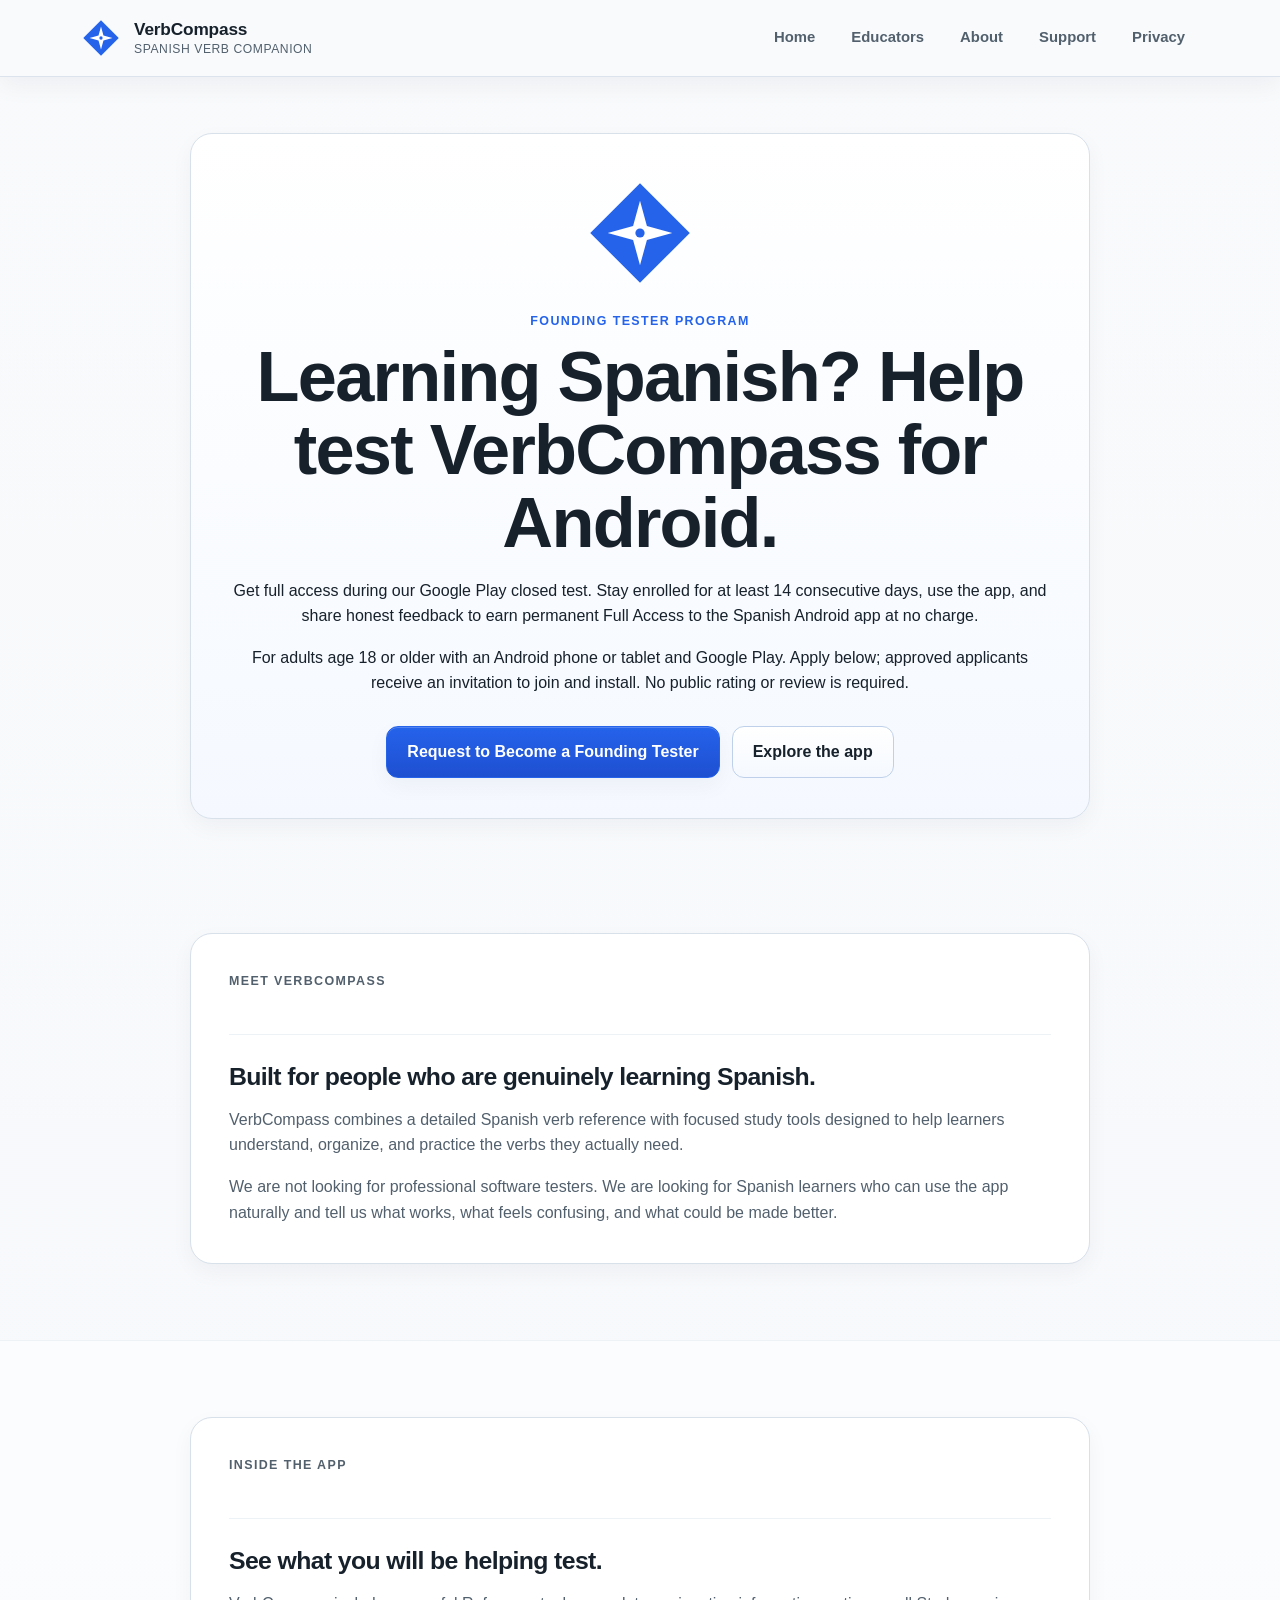
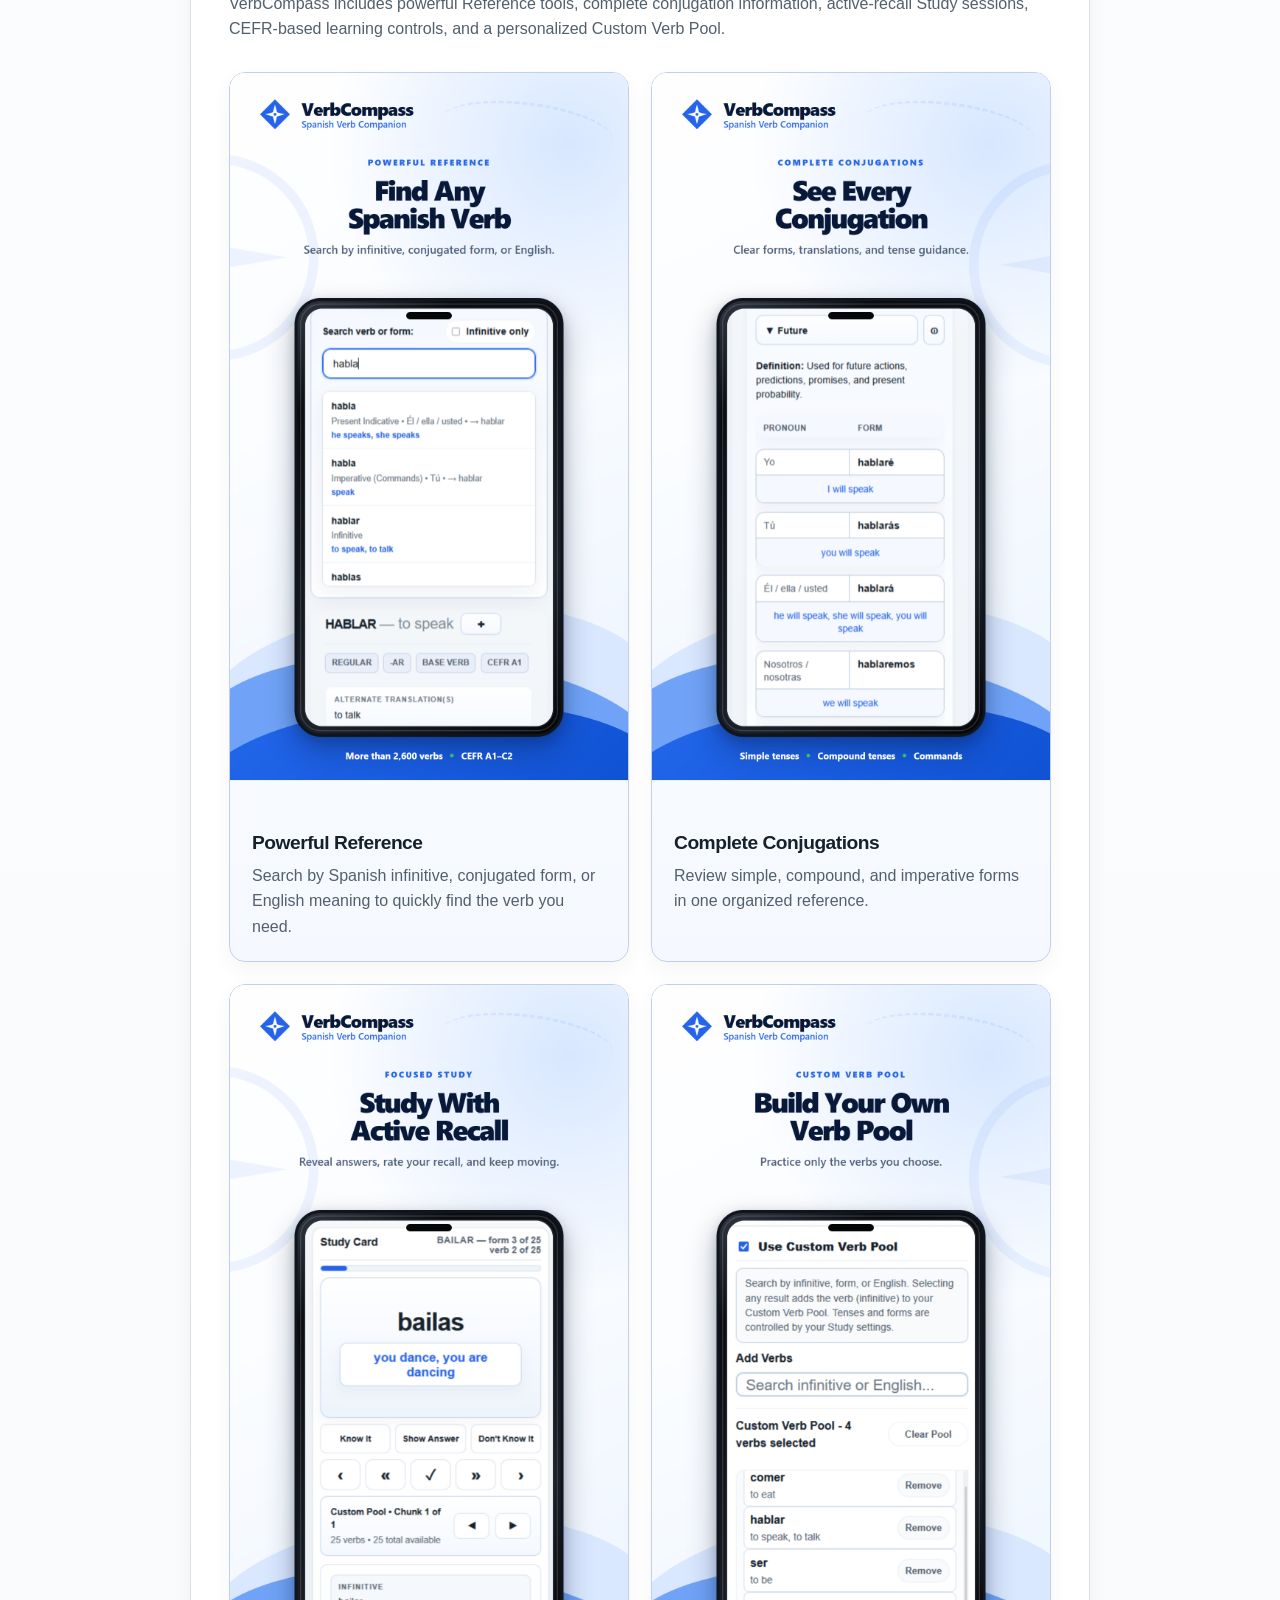
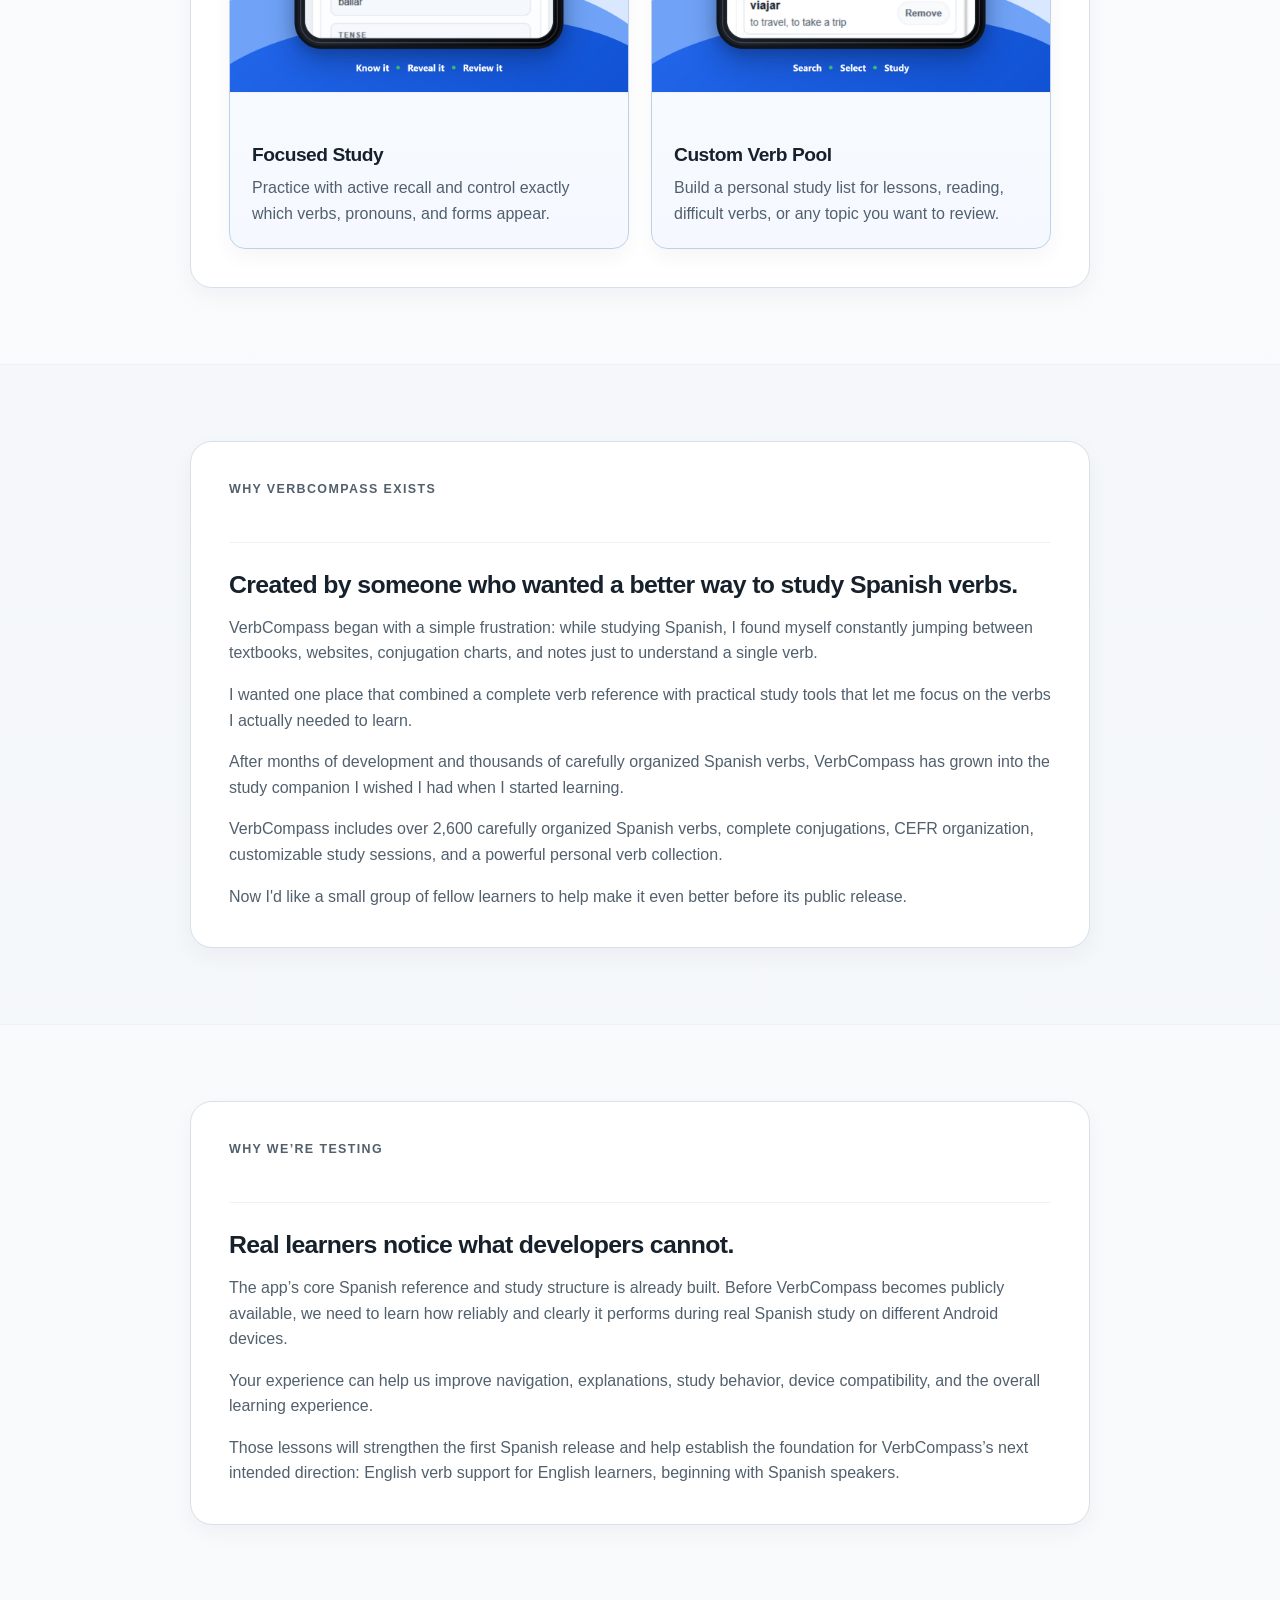
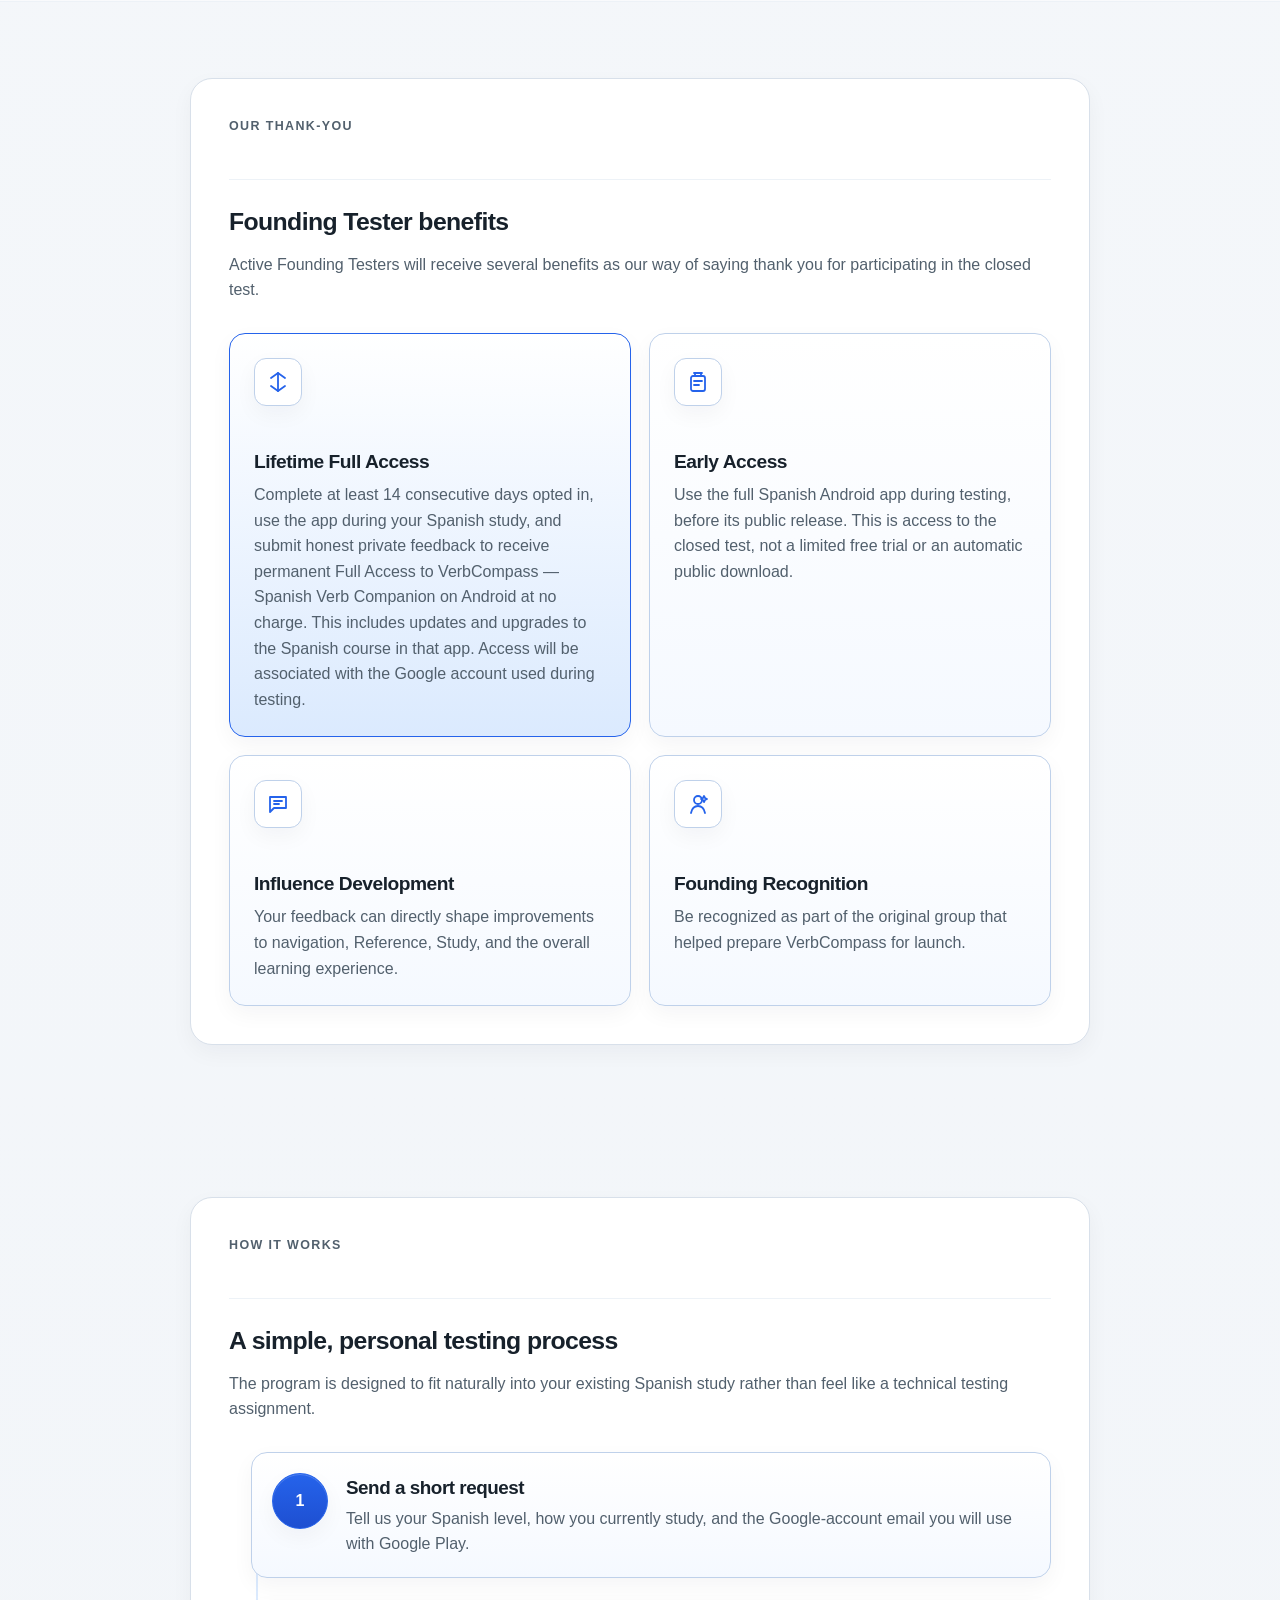
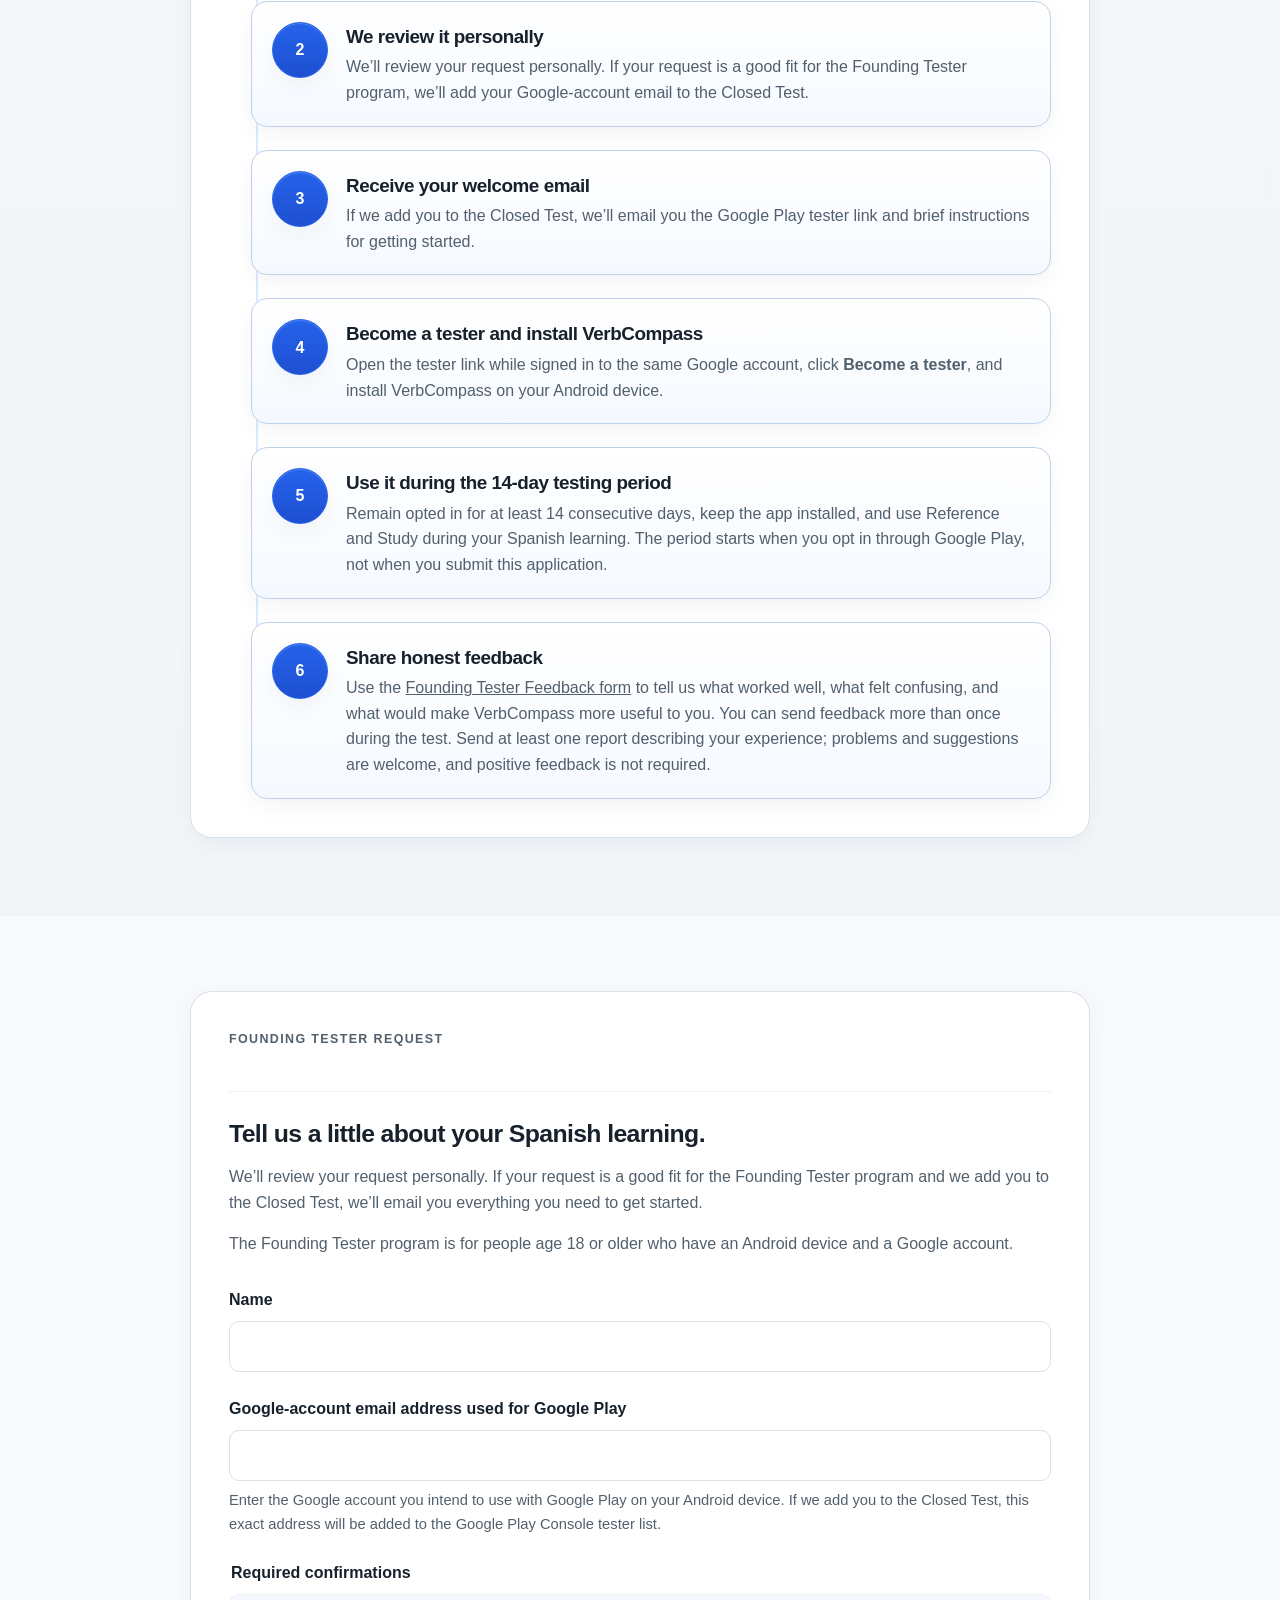
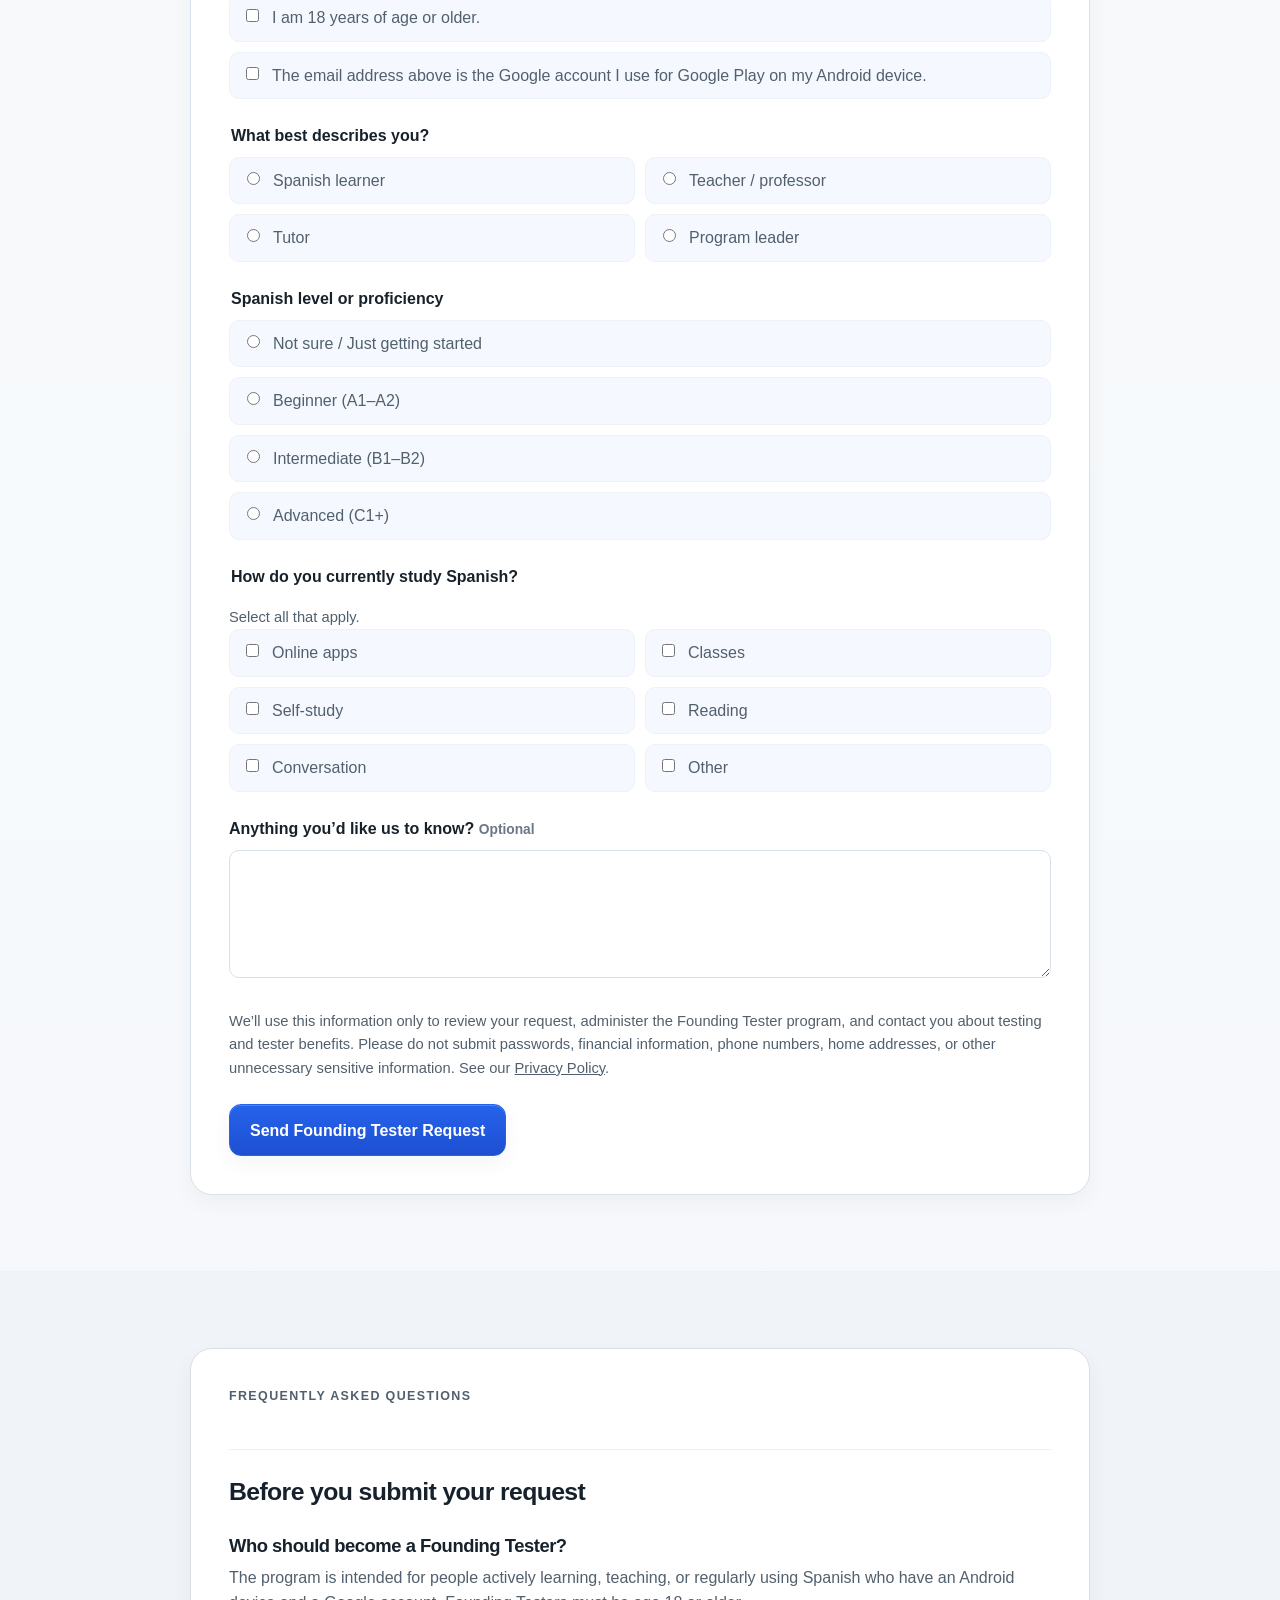
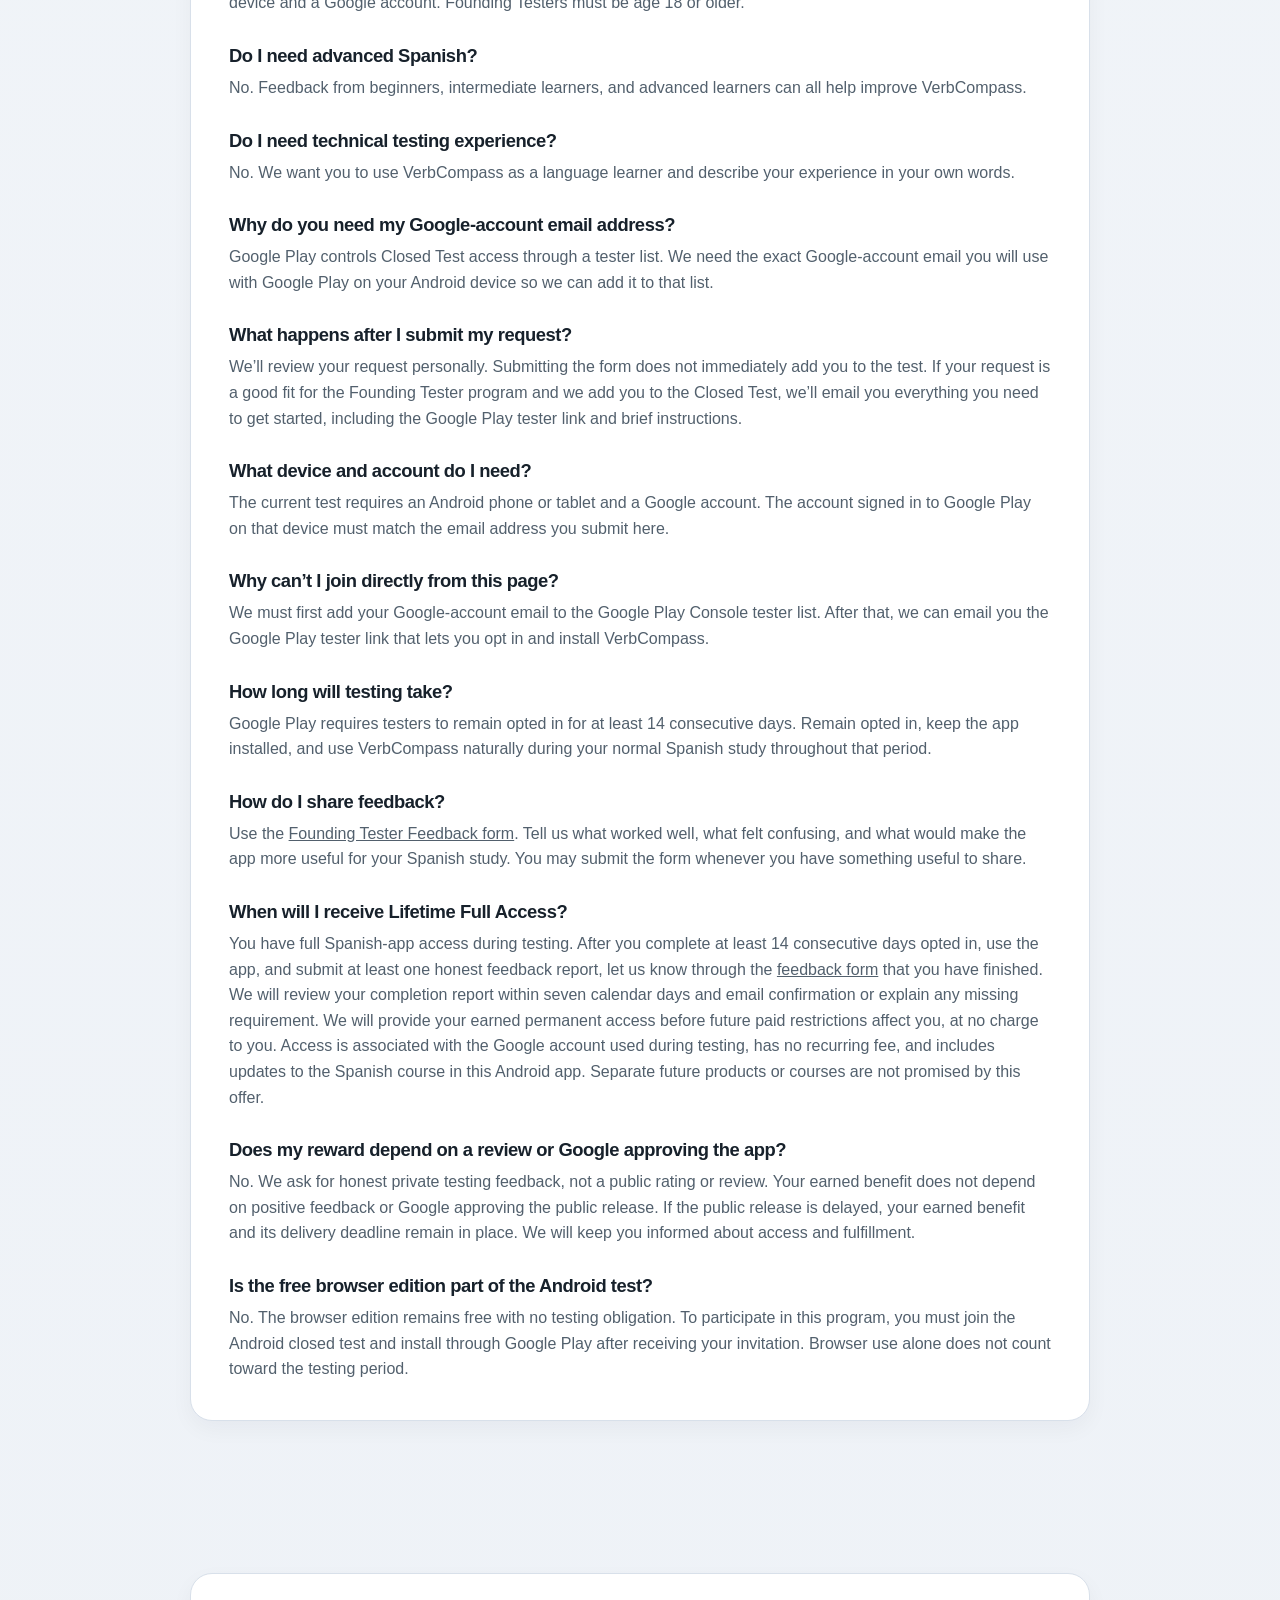
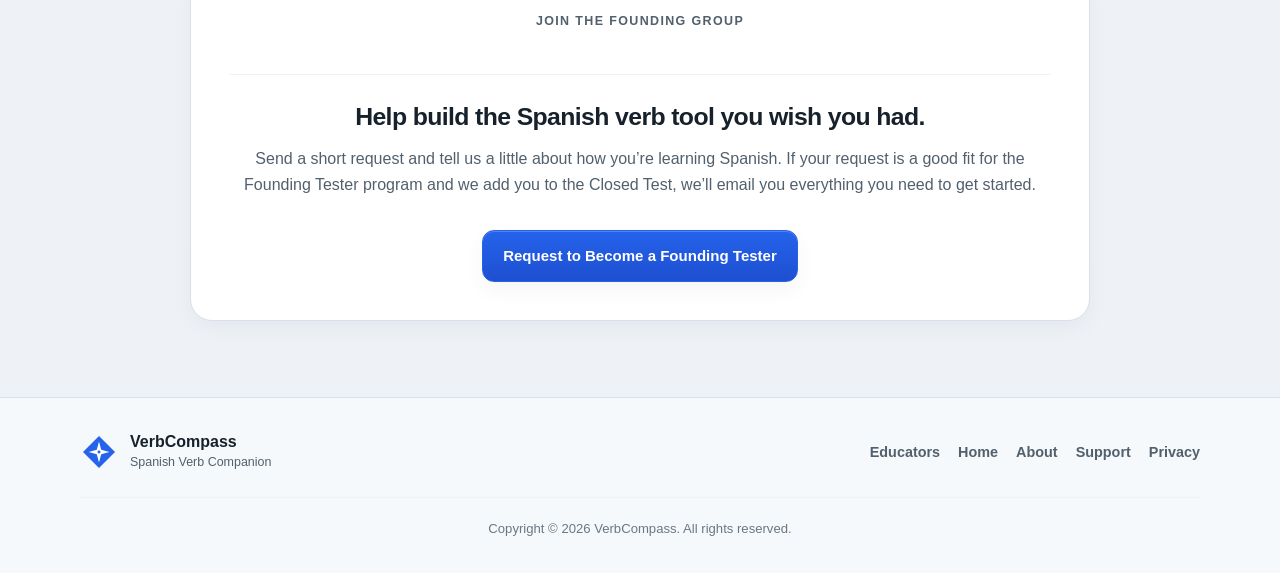
<file: founding-testers/index.html>
<!doctype html>
<html lang="en">
  <head>
    <meta charset="UTF-8" />
    <meta name="viewport" content="width=device-width, initial-scale=1.0" />

    <meta
      name="description"
      content="Learning Spanish? Apply to test VerbCompass for Android for at least 14 days and earn permanent Full Access by using the app and sharing honest feedback."
    />

    <title>Founding Tester Request — VerbCompass</title>
    <link
      rel="icon"
      type="image/svg+xml"
      href="../assets/images/verbcompass-icon.svg"
    />
    <link rel="stylesheet" href="../assets/css/styles.css" />
    <script src="../assets/js/site.js" defer></script>
  </head>

  <body>
    <a class="skip-link" href="#mainContent">Skip to main content</a>

    <header class="site-header">
      <div class="site-header-inner">
        <a class="site-brand" href="../" aria-label="VerbCompass home">
          <svg
            class="verbcompass-icon site-brand-icon"
            viewBox="0 0 128 128"
            aria-hidden="true"
          >
            <path
              class="verbcompass-bg"
              d="M64 10L118 64L64 118L10 64L64 10Z"
            />
            <path
              class="verbcompass-star"
              d="M64 29L71.5 56.5L99 64L71.5 71.5L64 99L56.5 71.5L29 64L56.5 56.5L64 29Z"
            />
            <circle class="verbcompass-dot" cx="64" cy="64" r="5" />
          </svg>

          <span class="site-brand-copy">
            <strong>VerbCompass</strong>
            <span>Spanish Verb Companion</span>
          </span>
        </a>

        <button
          class="menu-toggle"
          type="button"
          aria-expanded="false"
          aria-controls="siteNavigation"
        >
          <span class="menu-toggle-label">Menu</span>

          <svg viewBox="0 0 24 24" aria-hidden="true">
            <path d="M4 7h16" />
            <path d="M4 12h16" />
            <path d="M4 17h16" />
          </svg>
        </button>

        <nav
          id="siteNavigation"
          class="site-navigation"
          aria-label="Primary navigation"
        >
          <a class="site-nav-link" href="../">Home</a>
          <a class="site-nav-link" href="../educators/">Educators</a>
          <a class="site-nav-link" href="../about/">About</a>
          <a class="site-nav-link" href="../support/">Support</a>
          <a class="site-nav-link" href="../privacy/">Privacy</a>
        </nav>
      </div>
    </header>

    <main id="mainContent">
      <section class="page-hero">
        <div class="page-container">
          <div class="page-hero-panel">
            <svg
              class="verbcompass-icon hero-brand-icon"
              viewBox="0 0 128 128"
              aria-hidden="true"
            >
              <path
                class="verbcompass-bg"
                d="M64 10L118 64L64 118L10 64L64 10Z"
              />
              <path
                class="verbcompass-star"
                d="M64 29L71.5 56.5L99 64L71.5 71.5L64 99L56.5 71.5L29 64L56.5 56.5L64 29Z"
              />
              <circle class="verbcompass-dot" cx="64" cy="64" r="5" />
            </svg>

            <p class="section-kicker">Founding Tester Program</p>

            <h1>Learning Spanish? Help test VerbCompass for Android.</h1>

            <p>
              Get full access during our Google Play closed test. Stay enrolled
              for at least 14 consecutive days, use the app, and share honest
              feedback to earn permanent Full Access to the Spanish Android
              app at no charge.
            </p>

            <p>
              For adults age 18 or older with an Android phone or tablet and
              Google Play. Apply below; approved applicants receive an invitation
              to join and install. No public rating or review is required.
            </p>

            <div class="hero-actions">
              <a
                class="button button-primary"
                href="#foundingTesterRequest"
              >
                Request to Become a Founding Tester
              </a>

              <a class="button button-secondary" href="#meetVerbCompass">
                Explore the app
              </a>
            </div>
          </div>
        </div>
      </section>

      <section id="meetVerbCompass" class="content-section">
        <div class="page-container">
          <article class="prose-panel">
            <p class="section-kicker">Meet VerbCompass</p>

            <h2>Built for people who are genuinely learning Spanish.</h2>

            <p>
              VerbCompass combines a detailed Spanish verb reference with
              focused study tools designed to help learners understand,
              organize, and practice the verbs they actually need.
            </p>

            <p>
              We are not looking for professional software testers. We are
              looking for Spanish learners who can use the app naturally and
              tell us what works, what feels confusing, and what could be made
              better.
            </p>
          </article>
        </div>
      </section>

      <section class="content-section content-section-soft">
        <div class="page-container">
          <article class="prose-panel">
            <p class="section-kicker">Inside the App</p>

            <h2>See what you will be helping test.</h2>

            <p>
              VerbCompass includes powerful Reference tools, complete
              conjugation information, active-recall Study sessions, CEFR-based
              learning controls, and a personalized Custom Verb Pool.
            </p>

            <div class="screenshot-grid">
              <figure class="screenshot-card">
                <img
                  src="../assets/images/founding-testers/screenshot-reference-search.png"
                  alt="VerbCompass Reference screen showing Spanish verb search results"
                  loading="lazy"
                />

                <figcaption>
                  <h3>Powerful Reference</h3>

                  <p>
                    Search by Spanish infinitive, conjugated form, or English
                    meaning to quickly find the verb you need.
                  </p>
                </figcaption>
              </figure>

              <figure class="screenshot-card">
                <img
                  src="../assets/images/founding-testers/screenshot-conjugation.png"
                  alt="VerbCompass conjugation screen showing detailed Spanish verb forms"
                  loading="lazy"
                />

                <figcaption>
                  <h3>Complete Conjugations</h3>

                  <p>
                    Review simple, compound, and imperative forms in one
                    organized reference.
                  </p>
                </figcaption>
              </figure>

              <figure class="screenshot-card">
                <img
                  src="../assets/images/founding-testers/screenshot-study.png"
                  alt="VerbCompass Study screen used for Spanish verb practice"
                  loading="lazy"
                />

                <figcaption>
                  <h3>Focused Study</h3>

                  <p>
                    Practice with active recall and control exactly which verbs,
                    pronouns, and forms appear.
                  </p>
                </figcaption>
              </figure>

              <figure class="screenshot-card">
                <img
                  src="../assets/images/founding-testers/screenshot-custom-pool.png"
                  alt="VerbCompass Custom Verb Pool showing a personalized Spanish verb list"
                  loading="lazy"
                />

                <figcaption>
                  <h3>Custom Verb Pool</h3>

                  <p>
                    Build a personal study list for lessons, reading, difficult
                    verbs, or any topic you want to review.
                  </p>
                </figcaption>
              </figure>
            </div>
          </article>
        </div>
      </section>

      <section class="content-section">
        <div class="page-container">
          <article class="prose-panel">
            <p class="section-kicker">Why VerbCompass Exists</p>

            <h2>
              Created by someone who wanted a better way to study Spanish verbs.
            </h2>

            <p>
              VerbCompass began with a simple frustration: while studying
              Spanish, I found myself constantly jumping between textbooks,
              websites, conjugation charts, and notes just to understand a
              single verb.
            </p>

            <p>
              I wanted one place that combined a complete verb reference with
              practical study tools that let me focus on the verbs I actually
              needed to learn.
            </p>

            <p>
              After months of development and thousands of carefully organized
              Spanish verbs, VerbCompass has grown into the study companion I
              wished I had when I started learning.
            </p>

            <p>
              VerbCompass includes over 2,600 carefully organized Spanish verbs,
              complete conjugations, CEFR organization, customizable study
              sessions, and a powerful personal verb collection.
            </p>

            <p>
              Now I'd like a small group of fellow learners to help make it even
              better before its public release.
            </p>
          </article>
        </div>
      </section>

      <section class="content-section content-section-soft">
        <div class="page-container">
          <article class="prose-panel">
            <p class="section-kicker">Why We’re Testing</p>

            <h2>Real learners notice what developers cannot.</h2>

            <p>
              The app’s core Spanish reference and study structure is already
              built. Before VerbCompass becomes publicly available, we need to
              learn how reliably and clearly it performs during real Spanish
              study on different Android devices.
            </p>

            <p>
              Your experience can help us improve navigation, explanations,
              study behavior, device compatibility, and the overall learning
              experience.
            </p>

            <p>
              Those lessons will strengthen the first Spanish release and help
              establish the foundation for VerbCompass’s next intended
              direction: English verb support for English learners, beginning
              with Spanish speakers.
            </p>
          </article>
        </div>
      </section>

      <section class="content-section">
        <div class="page-container">
          <article class="prose-panel">
            <p class="section-kicker">Our Thank-You</p>

            <h2>Founding Tester benefits</h2>

            <p>
              Active Founding Testers will receive several benefits as our way
              of saying thank you for participating in the closed test.
            </p>

            <div class="benefit-grid">
              <article class="benefit-card benefit-card-featured">
                <div class="benefit-icon" aria-hidden="true">
                  <svg viewBox="0 0 24 24">
                    <path d="M12 3v18" />
                    <path d="M5 8l7-5 7 5" />
                    <path d="M5 16l7 5 7-5" />
                  </svg>
                </div>

                <h3>Lifetime Full Access</h3>

                <p>
                  Complete at least 14 consecutive days opted in, use the app
                  during your Spanish study, and submit honest private feedback
                  to receive permanent Full Access to VerbCompass — Spanish
                  Verb Companion on Android at no charge. This includes updates
                  and upgrades to the Spanish course in that app. Access will
                  be associated with the Google account used during testing.
                </p>
              </article>

              <article class="benefit-card">
                <div class="benefit-icon" aria-hidden="true">
                  <svg viewBox="0 0 24 24">
                    <path d="M8 3h8" />
                    <path d="M9 3v3" />
                    <path d="M15 3v3" />
                    <rect x="5" y="6" width="14" height="15" rx="2" />
                    <path d="M8 11h8" />
                    <path d="M8 15h5" />
                  </svg>
                </div>

                <h3>Early Access</h3>

                <p>
                  Use the full Spanish Android app during testing, before its
                  public release. This is access to the closed test, not a
                  limited free trial or an automatic public download.
                </p>
              </article>

              <article class="benefit-card">
                <div class="benefit-icon" aria-hidden="true">
                  <svg viewBox="0 0 24 24">
                    <path d="M4 5h16v11H8l-4 4V5Z" />
                    <path d="M8 9h8" />
                    <path d="M8 12h5" />
                  </svg>
                </div>

                <h3>Influence Development</h3>

                <p>
                  Your feedback can directly shape improvements to navigation,
                  Reference, Study, and the overall learning experience.
                </p>
              </article>

              <article class="benefit-card">
                <div class="benefit-icon" aria-hidden="true">
                  <svg viewBox="0 0 24 24">
                    <circle cx="12" cy="8" r="4" />
                    <path d="M5 21c1-5 4-7 7-7s6 2 7 7" />
                    <path d="M18 4l1 2 2 1-2 1-1 2-1-2-2-1 2-1 1-2Z" />
                  </svg>
                </div>

                <h3>Founding Recognition</h3>

                <p>
                  Be recognized as part of the original group that helped
                  prepare VerbCompass for launch.
                </p>
              </article>
            </div>
          </article>
        </div>
      </section>

      <section class="content-section">
        <div class="page-container">
          <article class="prose-panel">
            <p class="section-kicker">How It Works</p>

            <h2>A simple, personal testing process</h2>

            <p>
              The program is designed to fit naturally into your existing
              Spanish study rather than feel like a technical testing
              assignment.
            </p>

            <ol class="tester-timeline">
              <li class="tester-timeline-step">
                <span class="tester-timeline-number" aria-hidden="true">1</span>

                <div>
                  <h3>Send a short request</h3>

                  <p>
                    Tell us your Spanish level, how you currently study, and the
                    Google-account email you will use with Google Play.
                  </p>
                </div>
              </li>

              <li class="tester-timeline-step">
                <span class="tester-timeline-number" aria-hidden="true">2</span>

                <div>
                  <h3>We review it personally</h3>

                  <p>
                    We’ll review your request personally. If your request is a
                    good fit for the Founding Tester program, we’ll add your
                    Google-account email to the Closed Test.
                  </p>
                </div>
              </li>

              <li class="tester-timeline-step">
                <span class="tester-timeline-number" aria-hidden="true">3</span>

                <div>
                  <h3>Receive your welcome email</h3>

                  <p>
                    If we add you to the Closed Test, we’ll email you the Google
                    Play tester link and brief instructions for getting started.
                  </p>
                </div>
              </li>

              <li class="tester-timeline-step">
                <span class="tester-timeline-number" aria-hidden="true">4</span>

                <div>
                  <h3>Become a tester and install VerbCompass</h3>

                  <p>
                    Open the tester link while signed in to the same Google
                    account, click <strong>Become a tester</strong>, and install
                    VerbCompass on your Android device.
                  </p>
                </div>
              </li>

              <li class="tester-timeline-step">
                <span class="tester-timeline-number" aria-hidden="true">5</span>

                <div>
                  <h3>Use it during the 14-day testing period</h3>

                  <p>
                    Remain opted in for at least 14 consecutive days, keep the
                    app installed, and use Reference and Study during your
                    Spanish learning. The period starts when you opt in through
                    Google Play, not when you submit this application.
                  </p>
                </div>
              </li>

              <li class="tester-timeline-step">
                <span class="tester-timeline-number" aria-hidden="true">6</span>

                <div>
                  <h3>Share honest feedback</h3>

                  <p>
                    Use the
                    <a href="./feedback/">Founding Tester Feedback form</a>
                    to tell us what worked well, what felt confusing, and what
                    would make VerbCompass more useful to you. You can send
                    feedback more than once during the test. Send at least one
                    report describing your experience; problems and suggestions
                    are welcome, and positive feedback is not required.
                  </p>
                </div>
              </li>
            </ol>
          </article>
        </div>
      </section>

      <section
        id="foundingTesterRequest"
        class="content-section content-section-soft"
      >
        <div class="page-container">
          <article class="prose-panel">
            <p class="section-kicker">Founding Tester Request</p>

            <h2>Tell us a little about your Spanish learning.</h2>

            <p>
              We’ll review your request personally. If your request is a good fit
              for the Founding Tester program and we add you to the Closed Test,
              we’ll email you everything you need to get started.
            </p>

            <p>
              The Founding Tester program is for people age 18 or older who have
              an Android device and a Google account.
            </p>

            <form
              class="tester-request-form"
              name="founding-tester-request"
              method="POST"
              action="/founding-testers/thank-you/"
              data-netlify="true"
              netlify-honeypot="bot-field"
            >
              <input
                type="hidden"
                name="form-name"
                value="founding-tester-request"
              />

              <p class="honeypot-field">
                <label>
                  Don’t fill this out if you’re human:
                  <input name="bot-field" type="text" tabindex="-1" />
                </label>
              </p>

              <div class="form-field">
                <label for="testerName">Name</label>
                <input
                  id="testerName"
                  name="name"
                  type="text"
                  autocomplete="name"
                  required
                />
              </div>

              <div class="form-field">
                <label for="googlePlayEmail">
                  Google-account email address used for Google Play
                </label>
                <input
                  id="googlePlayEmail"
                  name="google_play_email"
                  type="email"
                  autocomplete="email"
                  required
                  aria-describedby="googlePlayEmailHelp"
                />
                <p id="googlePlayEmailHelp" class="form-help">
                  Enter the Google account you intend to use with Google Play on
                  your Android device. If we add you to the Closed Test, this
                  exact address will be added to the Google Play Console tester
                  list.
                </p>
              </div>

              <fieldset class="form-field">
                <legend>Required confirmations</legend>
                <div class="form-options">
                  <label class="form-option">
                    <input
                      type="checkbox"
                      name="age_18_or_older"
                      value="yes"
                      required
                    />
                    <span>I am 18 years of age or older.</span>
                  </label>
                  <label class="form-option">
                    <input
                      type="checkbox"
                      name="google_play_account_confirmed"
                      value="yes"
                      required
                    />
                    <span>The email address above is the Google account I use for Google Play on my Android device.</span>
                  </label>
                </div>
              </fieldset>

              <fieldset class="form-field">
                <legend>What best describes you?</legend>
                <div class="form-options form-options-grid">
                  <label class="form-option"><input type="radio" name="participant_role" value="spanish-learner" required /><span>Spanish learner</span></label>
                  <label class="form-option"><input type="radio" name="participant_role" value="teacher" /><span>Teacher / professor</span></label>
                  <label class="form-option"><input type="radio" name="participant_role" value="tutor" /><span>Tutor</span></label>
                  <label class="form-option"><input type="radio" name="participant_role" value="program-leader" /><span>Program leader</span></label>
                </div>
              </fieldset>

              <fieldset class="form-field">
                <legend>Spanish level or proficiency</legend>
                <div class="form-options">
                  <label class="form-option">
                    <input
                      type="radio"
                      name="spanish_level"
                      value="not-sure"
                      required
                    />
                    <span>Not sure / Just getting started</span>
                  </label>
                  <label class="form-option">
                    <input
                      type="radio"
                      name="spanish_level"
                      value="beginner"
                    />
                    <span>Beginner (A1–A2)</span>
                  </label>
                  <label class="form-option">
                    <input
                      type="radio"
                      name="spanish_level"
                      value="intermediate"
                    />
                    <span>Intermediate (B1–B2)</span>
                  </label>
                  <label class="form-option">
                    <input
                      type="radio"
                      name="spanish_level"
                      value="advanced"
                    />
                    <span>Advanced (C1+)</span>
                  </label>
                </div>
              </fieldset>

              <fieldset class="form-field">
                <legend>How do you currently study Spanish?</legend>
                <p class="form-help">Select all that apply.</p>
                <div class="form-options form-options-grid">
                  <label class="form-option">
                    <input
                      type="checkbox"
                      name="study_methods[]"
                      value="online-apps"
                    />
                    <span>Online apps</span>
                  </label>
                  <label class="form-option">
                    <input
                      type="checkbox"
                      name="study_methods[]"
                      value="classes"
                    />
                    <span>Classes</span>
                  </label>
                  <label class="form-option">
                    <input
                      type="checkbox"
                      name="study_methods[]"
                      value="self-study"
                    />
                    <span>Self-study</span>
                  </label>
                  <label class="form-option">
                    <input
                      type="checkbox"
                      name="study_methods[]"
                      value="reading"
                    />
                    <span>Reading</span>
                  </label>
                  <label class="form-option">
                    <input
                      type="checkbox"
                      name="study_methods[]"
                      value="conversation"
                    />
                    <span>Conversation</span>
                  </label>
                  <label class="form-option">
                    <input
                      type="checkbox"
                      name="study_methods[]"
                      value="other"
                    />
                    <span>Other</span>
                  </label>
                </div>
              </fieldset>

              <div class="form-field">
                <label for="testerMessage">
                  Anything you’d like us to know?
                  <span class="form-optional">Optional</span>
                </label>
                <textarea
                  id="testerMessage"
                  name="message"
                  rows="4"
                  maxlength="500"
                ></textarea>
              </div>

              <p class="form-privacy-note">
                We’ll use this information only to review your request,
                administer the Founding Tester program, and contact you about
                testing and tester benefits. Please do not submit passwords,
                financial information, phone numbers, home addresses, or other
                unnecessary sensitive information. See our
                <a href="../privacy/">Privacy Policy</a>.
              </p>

              <button class="button button-primary" type="submit">
                Send Founding Tester Request
              </button>
            </form>
          </article>
        </div>
      </section>

      <section class="content-section">
        <div class="page-container">
          <article class="prose-panel">
            <p class="section-kicker">Frequently Asked Questions</p>

            <h2>Before you submit your request</h2>

            <h3>Who should become a Founding Tester?</h3>

            <p>
              The program is intended for people actively learning, teaching, or
              regularly using Spanish who have an Android device and a Google
              account. Founding Testers must be age 18 or older.
            </p>

            <h3>Do I need advanced Spanish?</h3>

            <p>
              No. Feedback from beginners, intermediate learners, and advanced
              learners can all help improve VerbCompass.
            </p>

            <h3>Do I need technical testing experience?</h3>

            <p>
              No. We want you to use VerbCompass as a language learner and
              describe your experience in your own words.
            </p>

            <h3>Why do you need my Google-account email address?</h3>

            <p>
              Google Play controls Closed Test access through a tester list. We
              need the exact Google-account email you will use with Google Play
              on your Android device so we can add it to that list.
            </p>

            <h3>What happens after I submit my request?</h3>

            <p>
              We’ll review your request personally. Submitting the form does not
              immediately add you to the test. If your request is a good fit for
              the Founding Tester program and we add you to the Closed Test,
              we’ll email you everything you need to get started, including the
              Google Play tester link and brief instructions.
            </p>

            <h3>What device and account do I need?</h3>

            <p>
              The current test requires an Android phone or tablet and a Google
              account. The account signed in to Google Play on that device must
              match the email address you submit here.
            </p>

            <h3>Why can’t I join directly from this page?</h3>

            <p>
              We must first add your Google-account email to the Google Play
              Console tester list. After that, we can email you the Google Play
              tester link that lets you opt in and install VerbCompass.
            </p>

            <h3>How long will testing take?</h3>

            <p>
              Google Play requires testers to remain opted in for at least 14
              consecutive days. Remain opted in, keep the app installed, and use
              VerbCompass naturally during your normal Spanish study throughout
              that period.
            </p>

            <h3>How do I share feedback?</h3>

            <p>
              Use the
              <a href="./feedback/">Founding Tester Feedback form</a>. Tell us
              what worked well, what felt confusing, and what would make the
              app more useful for your Spanish study. You may submit the form
              whenever you have something useful to share.
            </p>

            <h3>When will I receive Lifetime Full Access?</h3>

            <p>
              You have full Spanish-app access during testing. After you complete
              at least 14 consecutive days opted in, use the app, and submit at
              least one honest feedback report, let us know through the
              <a href="./feedback/">feedback form</a> that you have finished.
              We will review your completion report within seven calendar days
              and email confirmation or explain any missing requirement. We will
              provide your earned permanent access before future paid restrictions
              affect you, at no charge to you. Access is
              associated with the Google account used during testing, has no
              recurring fee, and includes updates to the Spanish course in this
              Android app. Separate future products or courses are not promised
              by this offer.
            </p>

            <h3>Does my reward depend on a review or Google approving the app?</h3>

            <p>
              No. We ask for honest private testing feedback, not a public rating
              or review. Your earned benefit does not depend on positive feedback
              or Google approving the public release. If the public release is
              delayed, your earned benefit and its delivery deadline remain in
              place. We will keep you informed about access and fulfillment.
            </p>

            <h3>Is the free browser edition part of the Android test?</h3>

            <p>
              No. The browser edition remains free with no testing obligation.
              To participate in this program, you must join the Android closed
              test and install through Google Play after receiving your invitation.
              Browser use alone does not count toward the testing period.
            </p>
          </article>
        </div>
      </section>

      <section class="content-section">
        <div class="page-container">
          <article class="prose-panel final-cta">
            <p class="section-kicker">Join the Founding Group</p>

            <h2>Help build the Spanish verb tool you wish you had.</h2>

            <p>
              Send a short request and tell us a little about how you’re learning
              Spanish. If your request is a good fit for the Founding Tester
              program and we add you to the Closed Test, we’ll email you
              everything you need to get started.
            </p>

            <p>
              <a
                class="button button-primary"
                href="#foundingTesterRequest"
              >
                Request to Become a Founding Tester
              </a>
            </p>
          </article>
        </div>
      </section>
    </main>

    <footer class="site-footer">
      <div class="page-container site-footer-inner">
        <div class="footer-brand">
          <svg
            class="verbcompass-icon footer-brand-icon"
            viewBox="0 0 128 128"
            aria-hidden="true"
          >
            <path
              class="verbcompass-bg"
              d="M64 10L118 64L64 118L10 64L64 10Z"
            />
            <path
              class="verbcompass-star"
              d="M64 29L71.5 56.5L99 64L71.5 71.5L64 99L56.5 71.5L29 64L56.5 56.5L64 29Z"
            />
            <circle class="verbcompass-dot" cx="64" cy="64" r="5" />
          </svg>

          <div>
            <strong>VerbCompass</strong>
            <span>Spanish Verb Companion</span>
          </div>
        </div>

        <nav class="footer-navigation" aria-label="Footer navigation">
          <a href="../educators/">Educators</a>
          <a href="../">Home</a>
          <a href="../about/">About</a>
          <a href="../support/">Support</a>
          <a href="../privacy/">Privacy</a>
        </nav>

        <p class="footer-copyright">
          Copyright © 2026 VerbCompass. All rights reserved.
        </p>
      </div>
    </footer>
  </body>
</html>
</file>
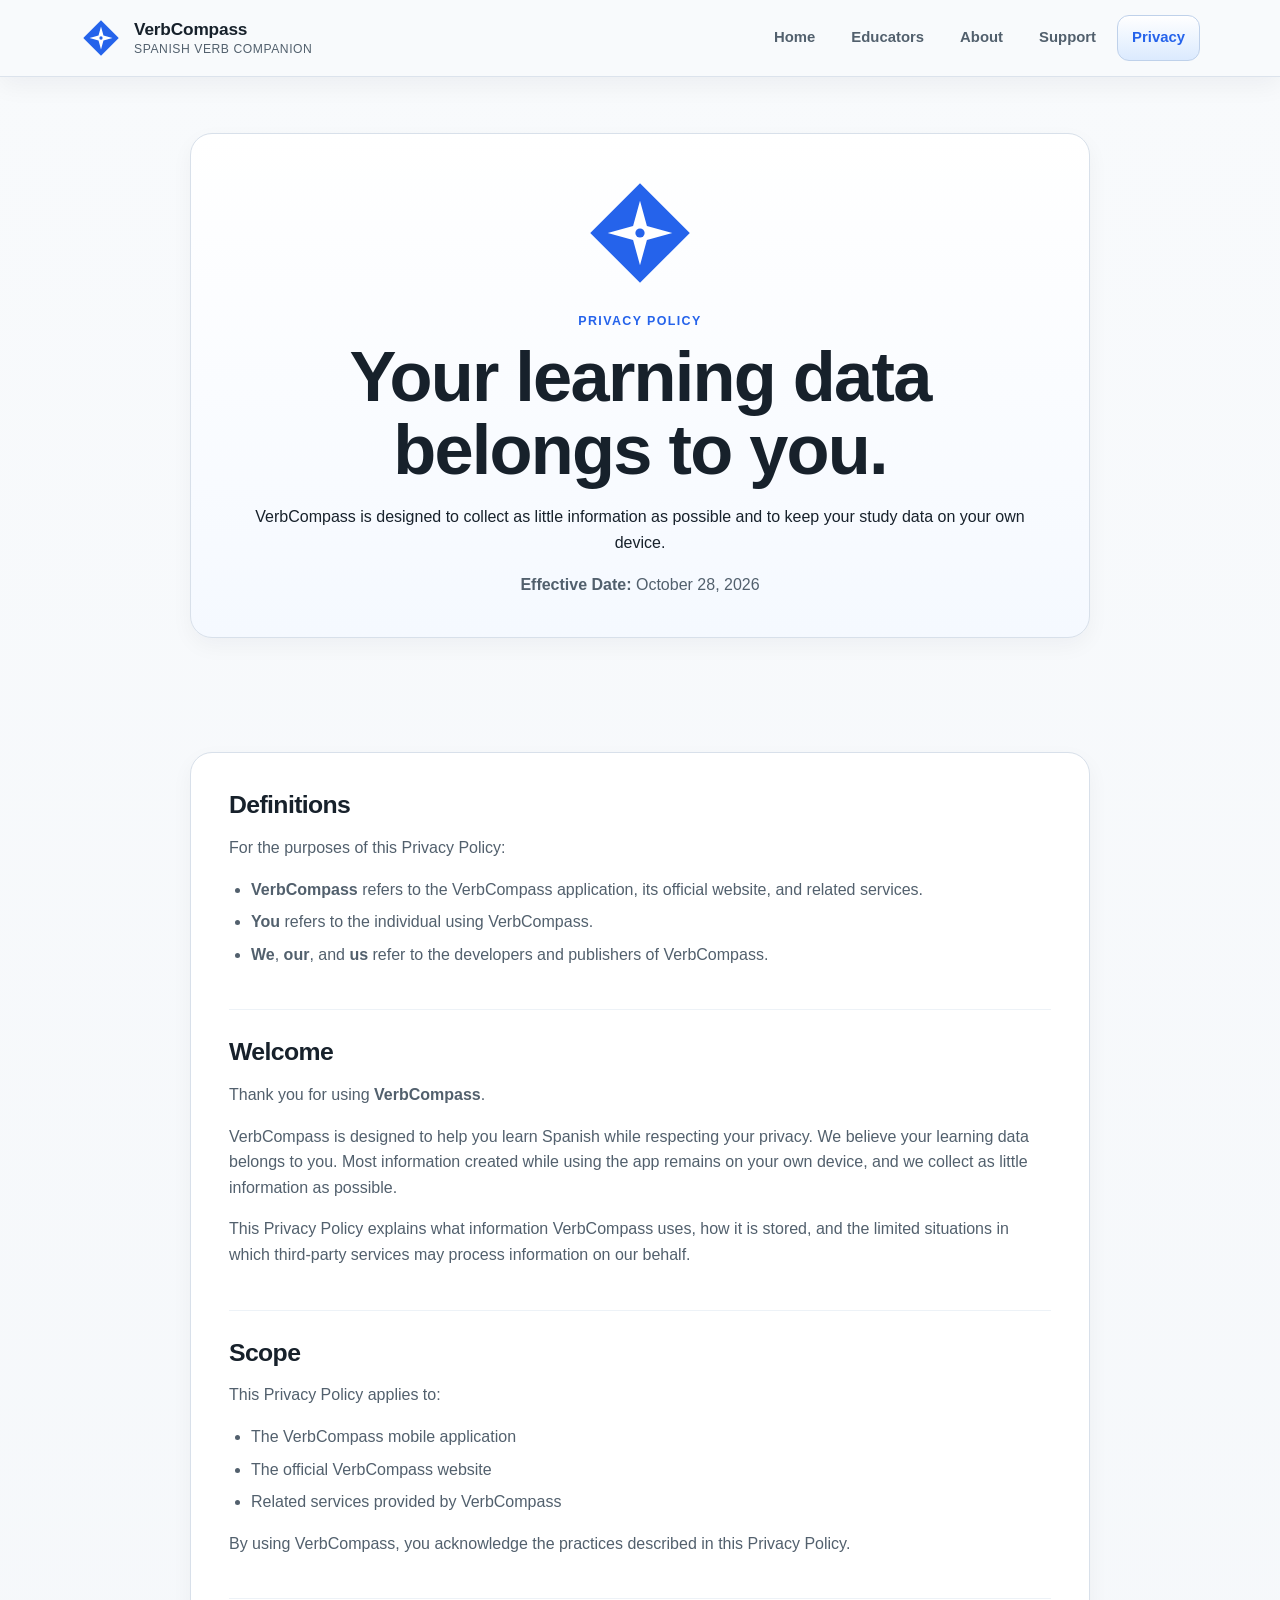
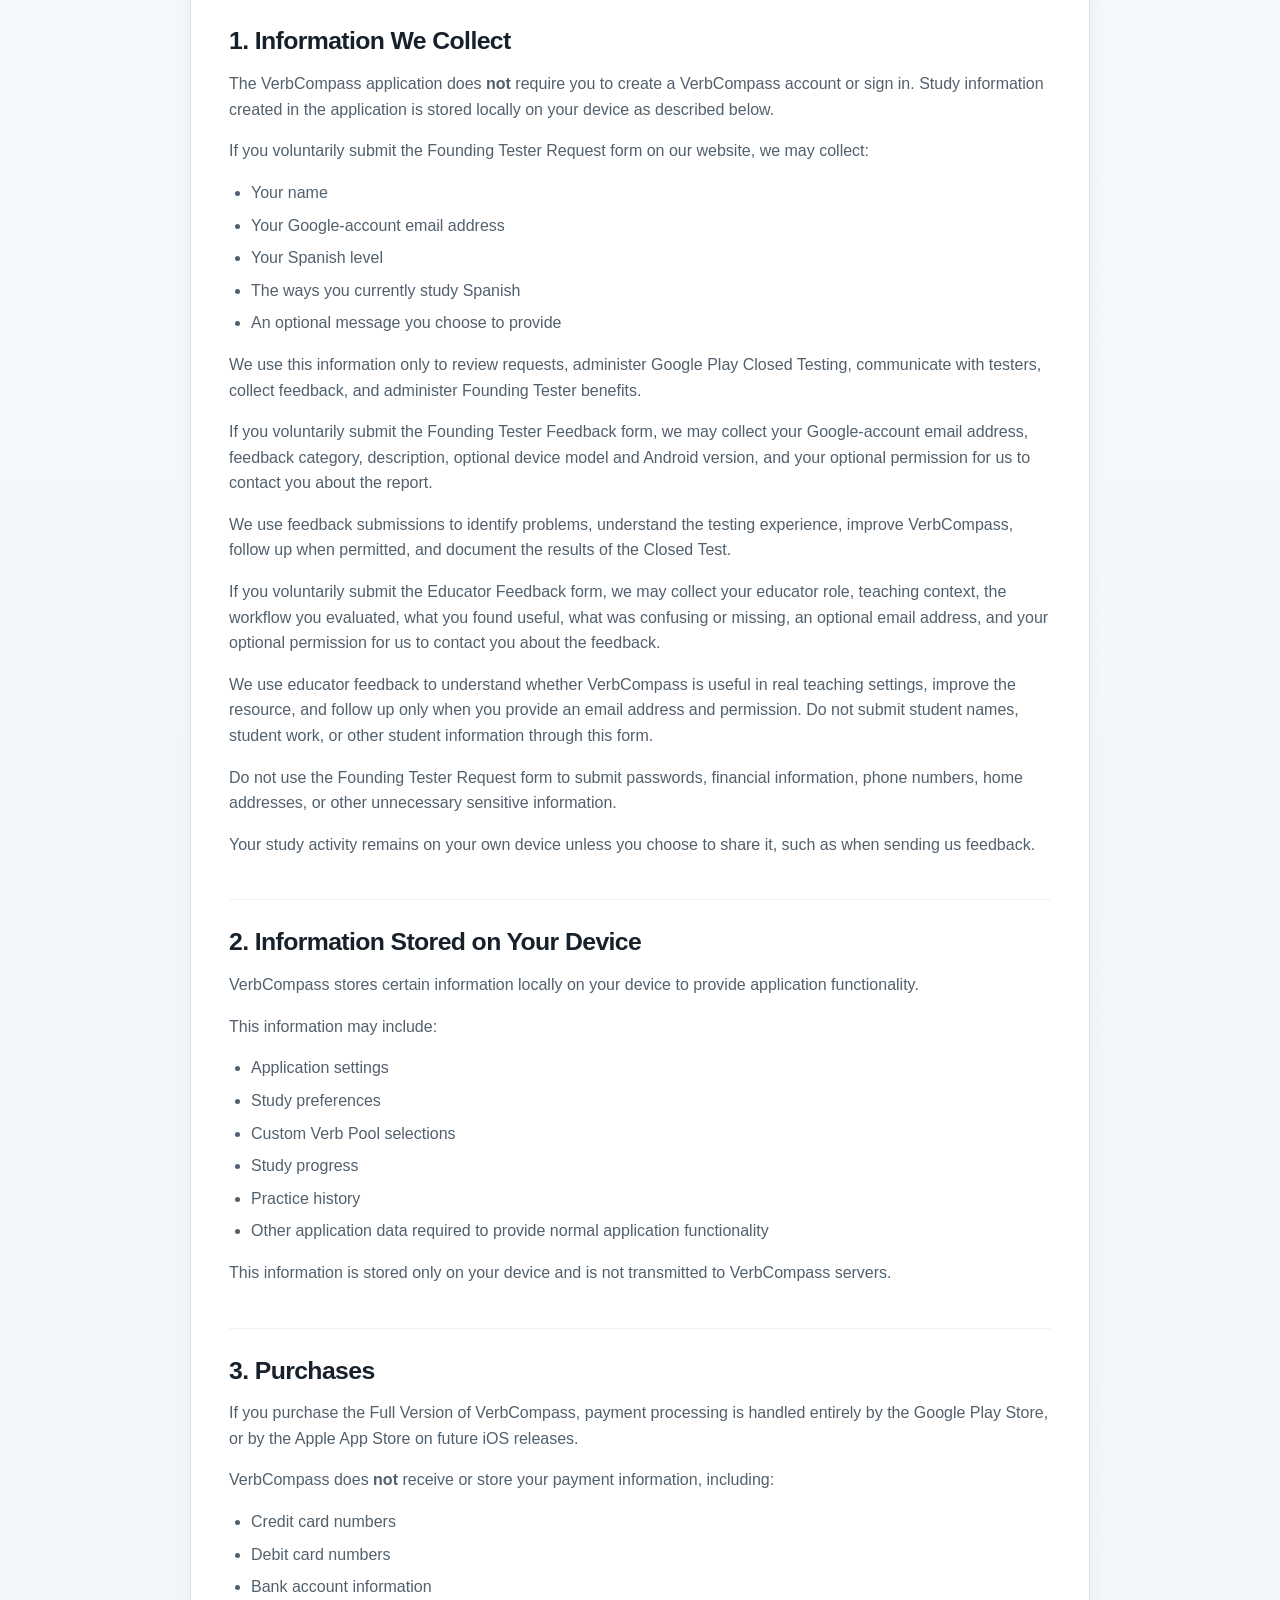
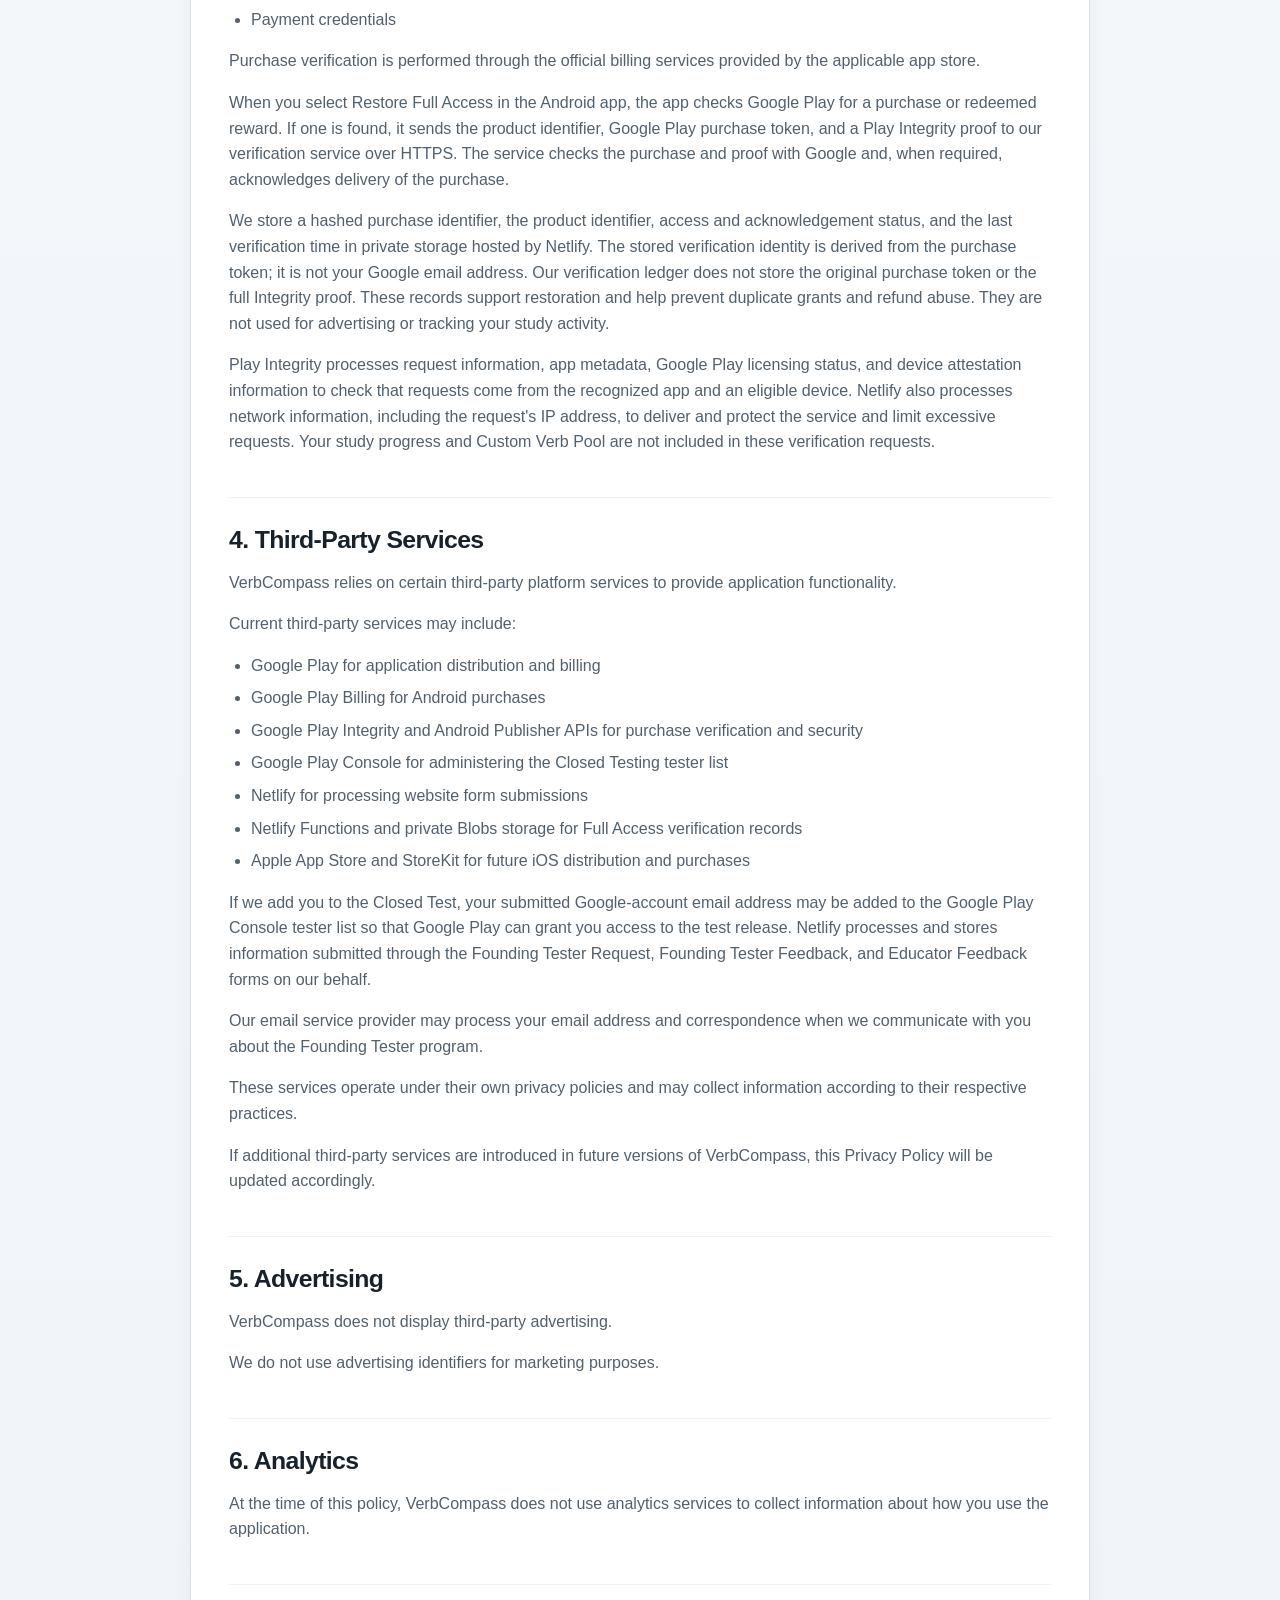
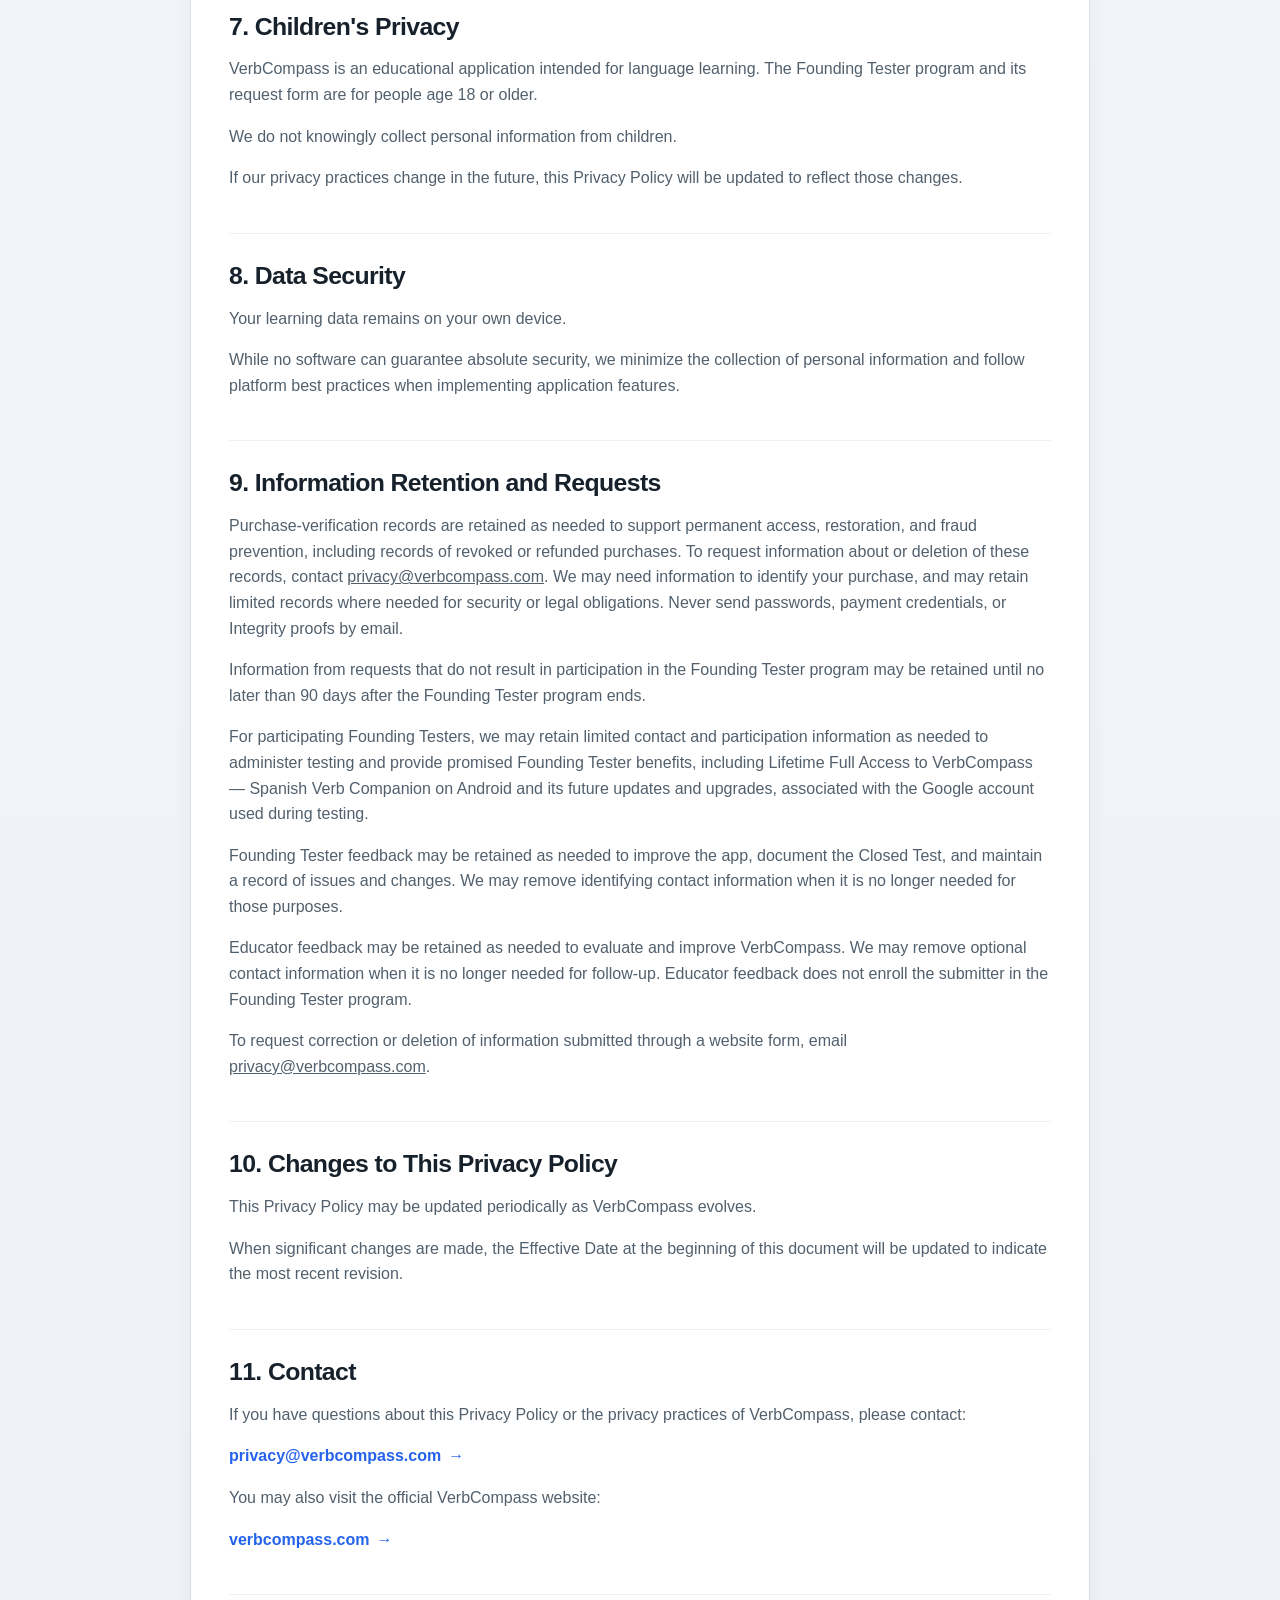
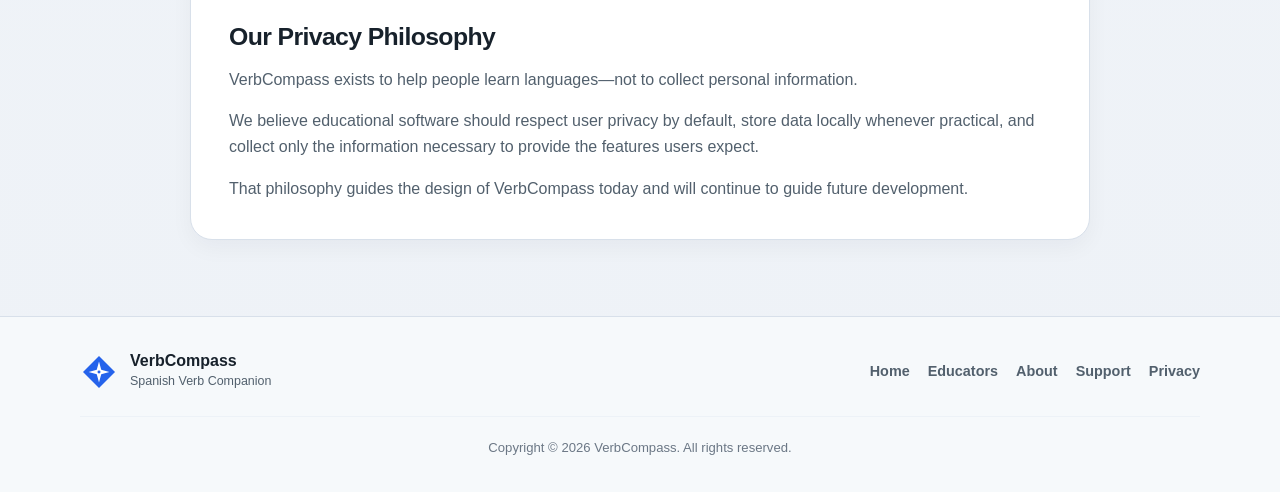
<file: privacy/index.html>
<!doctype html>
<html lang="en">
  <head>
    <meta charset="UTF-8" />
    <meta name="viewport" content="width=device-width, initial-scale=1.0" />

    <meta
      name="description"
      content="Read the VerbCompass Privacy Policy, including how app data is stored, how purchases are handled, and our commitment to user privacy."
    />

    <title>VerbCompass Privacy Policy — Spanish Verb Companion</title>
    <link
      rel="icon"
      type="image/svg+xml"
      href="../assets/images/verbcompass-icon.svg"
    />
    <link rel="stylesheet" href="../assets/css/styles.css" />
    <script src="../assets/js/site.js" defer></script>
  </head>

  <body>
    <a class="skip-link" href="#mainContent">Skip to main content</a>

    <header class="site-header">
      <div class="site-header-inner">
        <a class="site-brand" href="../" aria-label="VerbCompass home">
          <svg
            class="verbcompass-icon site-brand-icon"
            viewBox="0 0 128 128"
            aria-hidden="true"
          >
            <path
              class="verbcompass-bg"
              d="M64 10L118 64L64 118L10 64L64 10Z"
            />
            <path
              class="verbcompass-star"
              d="M64 29L71.5 56.5L99 64L71.5 71.5L64 99L56.5 71.5L29 64L56.5 56.5L64 29Z"
            />
            <circle class="verbcompass-dot" cx="64" cy="64" r="5" />
          </svg>

          <span class="site-brand-copy">
            <strong>VerbCompass</strong>
            <span>Spanish Verb Companion</span>
          </span>
        </a>

        <button
          class="menu-toggle"
          type="button"
          aria-expanded="false"
          aria-controls="siteNavigation"
        >
          <span class="menu-toggle-label">Menu</span>

          <svg viewBox="0 0 24 24" aria-hidden="true">
            <path d="M4 7h16" />
            <path d="M4 12h16" />
            <path d="M4 17h16" />
          </svg>
        </button>

        <nav
          id="siteNavigation"
          class="site-navigation"
          aria-label="Primary navigation"
        >
          <a class="site-nav-link" href="../">Home</a>
          <a class="site-nav-link" href="../educators/">Educators</a>
          <a class="site-nav-link" href="../about/">About</a>
          <a class="site-nav-link" href="../support/">Support</a>
          <a class="site-nav-link current-page" href="./">Privacy</a>
        </nav>
      </div>
    </header>

    <main id="mainContent">
      <section class="page-hero">
        <div class="page-container">
          <div class="page-hero-panel">
            <svg
              class="verbcompass-icon hero-brand-icon"
              viewBox="0 0 128 128"
              aria-hidden="true"
            >
              <path
                class="verbcompass-bg"
                d="M64 10L118 64L64 118L10 64L64 10Z"
              />
              <path
                class="verbcompass-star"
                d="M64 29L71.5 56.5L99 64L71.5 71.5L64 99L56.5 71.5L29 64L56.5 56.5L64 29Z"
              />
              <circle class="verbcompass-dot" cx="64" cy="64" r="5" />
            </svg>

            <p class="section-kicker">Privacy Policy</p>

            <h1>Your learning data belongs to you.</h1>

            <p>
              VerbCompass is designed to collect as little information as
              possible and to keep your study data on your own device.
            </p>

            <p class="effective-date">
              <strong>Effective Date:</strong>
              October 28, 2026
            </p>
          </div>
        </div>
      </section>

      <section class="content-section">
        <div class="page-container">
          <article class="prose-panel">
            <h2>Definitions</h2>

            <p>For the purposes of this Privacy Policy:</p>

            <ul>
              <li>
                <strong>VerbCompass</strong> refers to the VerbCompass
                application, its official website, and related services.
              </li>
              <li>
                <strong>You</strong> refers to the individual using VerbCompass.
              </li>
              <li>
                <strong>We</strong>, <strong>our</strong>, and
                <strong>us</strong> refer to the developers and publishers of
                VerbCompass.
              </li>
            </ul>

            <h2>Welcome</h2>

            <p>Thank you for using <strong>VerbCompass</strong>.</p>

            <p>
              VerbCompass is designed to help you learn Spanish while respecting
              your privacy. We believe your learning data belongs to you. Most
              information created while using the app remains on your own
              device, and we collect as little information as possible.
            </p>

            <p>
              This Privacy Policy explains what information VerbCompass uses,
              how it is stored, and the limited situations in which third-party
              services may process information on our behalf.
            </p>

            <h2>Scope</h2>

            <p>This Privacy Policy applies to:</p>

            <ul>
              <li>The VerbCompass mobile application</li>
              <li>The official VerbCompass website</li>
              <li>Related services provided by VerbCompass</li>
            </ul>

            <p>
              By using VerbCompass, you acknowledge the practices described in
              this Privacy Policy.
            </p>

            <h2>1. Information We Collect</h2>

            <p>
              The VerbCompass application does <strong>not</strong> require you
              to create a VerbCompass account or sign in. Study information
              created in the application is stored locally on your device as
              described below.
            </p>

            <p>
              If you voluntarily submit the Founding Tester Request form on our
              website, we may collect:
            </p>

            <ul>
              <li>Your name</li>
              <li>Your Google-account email address</li>
              <li>Your Spanish level</li>
              <li>The ways you currently study Spanish</li>
              <li>An optional message you choose to provide</li>
            </ul>

            <p>
              We use this information only to review requests, administer Google
              Play Closed Testing, communicate with testers, collect feedback,
              and administer Founding Tester benefits.
            </p>

            <p>
              If you voluntarily submit the Founding Tester Feedback form, we
              may collect your Google-account email address, feedback category,
              description, optional device model and Android version, and your
              optional permission for us to contact you about the report.
            </p>

            <p>
              We use feedback submissions to identify problems, understand the
              testing experience, improve VerbCompass, follow up when permitted,
              and document the results of the Closed Test.
            </p>

            <p>
              If you voluntarily submit the Educator Feedback form, we may
              collect your educator role, teaching context, the workflow you
              evaluated, what you found useful, what was confusing or missing,
              an optional email address, and your optional permission for us to
              contact you about the feedback.
            </p>

            <p>
              We use educator feedback to understand whether VerbCompass is
              useful in real teaching settings, improve the resource, and
              follow up only when you provide an email address and permission.
              Do not submit student names, student work, or other student
              information through this form.
            </p>

            <p>
              Do not use the Founding Tester Request form to submit passwords,
              financial information, phone numbers, home addresses, or other
              unnecessary sensitive information.
            </p>

            <p>
              Your study activity remains on your own device unless you choose
              to share it, such as when sending us feedback.
            </p>

            <h2>2. Information Stored on Your Device</h2>

            <p>
              VerbCompass stores certain information locally on your device to
              provide application functionality.
            </p>

            <p>This information may include:</p>

            <ul>
              <li>Application settings</li>
              <li>Study preferences</li>
              <li>Custom Verb Pool selections</li>
              <li>Study progress</li>
              <li>Practice history</li>
              <li>
                Other application data required to provide normal application
                functionality
              </li>
            </ul>

            <p>
              This information is stored only on your device and is not
              transmitted to VerbCompass servers.
            </p>

            <h2>3. Purchases</h2>

            <p>
              If you purchase the Full Version of VerbCompass, payment
              processing is handled entirely by the Google Play Store, or by the
              Apple App Store on future iOS releases.
            </p>

            <p>
              VerbCompass does <strong>not</strong> receive or store your
              payment information, including:
            </p>

            <ul>
              <li>Credit card numbers</li>
              <li>Debit card numbers</li>
              <li>Bank account information</li>
              <li>Payment credentials</li>
            </ul>

            <p>
              Purchase verification is performed through the official billing
              services provided by the applicable app store.
            </p>

            <p>
              When you select Restore Full Access in the Android app, the app
              checks Google Play for a purchase or redeemed reward. If one is
              found, it sends the product identifier, Google Play purchase token,
              and a Play Integrity proof to our verification service over HTTPS.
              The service checks the purchase and proof with Google and, when
              required, acknowledges delivery of the purchase.
            </p>

            <p>
              We store a hashed purchase identifier, the product identifier,
              access and acknowledgement status, and the last verification time
              in private storage hosted by Netlify. The stored verification
              identity is derived from the purchase token; it is not your Google
              email address. Our verification ledger does not store the original
              purchase token or the full Integrity proof. These records support
              restoration and help prevent duplicate grants and refund abuse.
              They are not used for advertising or tracking your study activity.
            </p>

            <p>
              Play Integrity processes request information, app metadata, Google
              Play licensing status, and device attestation information to check
              that requests come from the recognized app and an eligible device.
              Netlify also processes network information, including the request's
              IP address, to deliver and protect the service and limit excessive
              requests. Your study progress and Custom Verb Pool are not included
              in these verification requests.
            </p>

            <h2>4. Third-Party Services</h2>

            <p>
              VerbCompass relies on certain third-party platform services to
              provide application functionality.
            </p>

            <p>Current third-party services may include:</p>

            <ul>
              <li>Google Play for application distribution and billing</li>
              <li>Google Play Billing for Android purchases</li>
              <li>
                Google Play Integrity and Android Publisher APIs for purchase
                verification and security
              </li>
              <li>
                Google Play Console for administering the Closed Testing tester
                list
              </li>
              <li>Netlify for processing website form submissions</li>
              <li>
                Netlify Functions and private Blobs storage for Full Access
                verification records
              </li>
              <li>
                Apple App Store and StoreKit for future iOS distribution and
                purchases
              </li>
            </ul>

            <p>
              If we add you to the Closed Test, your submitted Google-account
              email address may be added to the Google Play Console tester list
              so that Google Play can grant you access to the test release.
              Netlify processes and stores information submitted through the
              Founding Tester Request, Founding Tester Feedback, and Educator
              Feedback forms on our behalf.
            </p>

            <p>
              Our email service provider may process your email address and
              correspondence when we communicate with you about the Founding
              Tester program.
            </p>

            <p>
              These services operate under their own privacy policies and may
              collect information according to their respective practices.
            </p>

            <p>
              If additional third-party services are introduced in future
              versions of VerbCompass, this Privacy Policy will be updated
              accordingly.
            </p>

            <h2>5. Advertising</h2>

            <p>VerbCompass does not display third-party advertising.</p>

            <p>We do not use advertising identifiers for marketing purposes.</p>

            <h2>6. Analytics</h2>

            <p>
              At the time of this policy, VerbCompass does not use analytics
              services to collect information about how you use the application.
            </p>

            <h2>7. Children's Privacy</h2>

            <p>
              VerbCompass is an educational application intended for language
              learning. The Founding Tester program and its request form are for
              people age 18 or older.
            </p>

            <p>
              We do not knowingly collect personal information from children.
            </p>

            <p>
              If our privacy practices change in the future, this Privacy Policy
              will be updated to reflect those changes.
            </p>

            <h2>8. Data Security</h2>

            <p>Your learning data remains on your own device.</p>

            <p>
              While no software can guarantee absolute security, we minimize the
              collection of personal information and follow platform best
              practices when implementing application features.
            </p>

            <h2>9. Information Retention and Requests</h2>

            <p>
              Purchase-verification records are retained as needed to support
              permanent access, restoration, and fraud prevention, including
              records of revoked or refunded purchases. To request information
              about or deletion of these records, contact
              <a href="mailto:privacy@verbcompass.com">privacy@verbcompass.com</a>.
              We may need information to identify your purchase, and may retain
              limited records where needed for security or legal obligations.
              Never send passwords, payment credentials, or Integrity proofs by
              email.
            </p>

            <p>
              Information from requests that do not result in participation in
              the Founding Tester program may be retained until no later than 90
              days after the Founding Tester program ends.
            </p>

            <p>
              For participating Founding Testers, we may retain limited contact
              and participation information as needed to administer testing and
              provide promised Founding Tester benefits, including Lifetime Full
              Access to VerbCompass — Spanish Verb Companion on Android and its
              future updates and upgrades, associated with the Google account
              used during testing.
            </p>

            <p>
              Founding Tester feedback may be retained as needed to improve the
              app, document the Closed Test, and maintain a record of issues and
              changes. We may remove identifying contact information when it is
              no longer needed for those purposes.
            </p>

            <p>
              Educator feedback may be retained as needed to evaluate and
              improve VerbCompass. We may remove optional contact information
              when it is no longer needed for follow-up. Educator feedback does
              not enroll the submitter in the Founding Tester program.
            </p>

            <p>
              To request correction or deletion of information submitted through
              a website form, email
              <a href="mailto:privacy@verbcompass.com"
                >privacy@verbcompass.com</a
              >.
            </p>

            <h2>10. Changes to This Privacy Policy</h2>

            <p>
              This Privacy Policy may be updated periodically as VerbCompass
              evolves.
            </p>

            <p>
              When significant changes are made, the Effective Date at the
              beginning of this document will be updated to indicate the most
              recent revision.
            </p>

            <h2>11. Contact</h2>

            <p>
              If you have questions about this Privacy Policy or the privacy
              practices of VerbCompass, please contact:
            </p>

            <p>
              <a class="text-link" href="mailto:privacy@verbcompass.com">
                privacy@verbcompass.com
                <span aria-hidden="true">→</span>
              </a>
            </p>

            <p>You may also visit the official VerbCompass website:</p>

            <p>
              <a class="text-link" href="https://verbcompass.com">
                verbcompass.com
                <span aria-hidden="true">→</span>
              </a>
            </p>

            <h2>Our Privacy Philosophy</h2>

            <p>
              VerbCompass exists to help people learn languages—not to collect
              personal information.
            </p>

            <p>
              We believe educational software should respect user privacy by
              default, store data locally whenever practical, and collect only
              the information necessary to provide the features users expect.
            </p>

            <p>
              That philosophy guides the design of VerbCompass today and will
              continue to guide future development.
            </p>
          </article>
        </div>
      </section>
    </main>

    <footer class="site-footer">
      <div class="page-container site-footer-inner">
        <div class="footer-brand">
          <svg
            class="verbcompass-icon footer-brand-icon"
            viewBox="0 0 128 128"
            aria-hidden="true"
          >
            <path
              class="verbcompass-bg"
              d="M64 10L118 64L64 118L10 64L64 10Z"
            />
            <path
              class="verbcompass-star"
              d="M64 29L71.5 56.5L99 64L71.5 71.5L64 99L56.5 71.5L29 64L56.5 56.5L64 29Z"
            />
            <circle class="verbcompass-dot" cx="64" cy="64" r="5" />
          </svg>

          <div>
            <strong>VerbCompass</strong>
            <span>Spanish Verb Companion</span>
          </div>
        </div>

        <nav class="footer-navigation" aria-label="Footer navigation">
          <a href="../">Home</a>
          <a href="../educators/">Educators</a>
          <a href="../about/">About</a>
          <a href="../support/">Support</a>
          <a href="./">Privacy</a>
        </nav>

        <p class="footer-copyright">
          Copyright © 2026 VerbCompass. All rights reserved.
        </p>
      </div>
    </footer>
  </body>
</html>
</file>
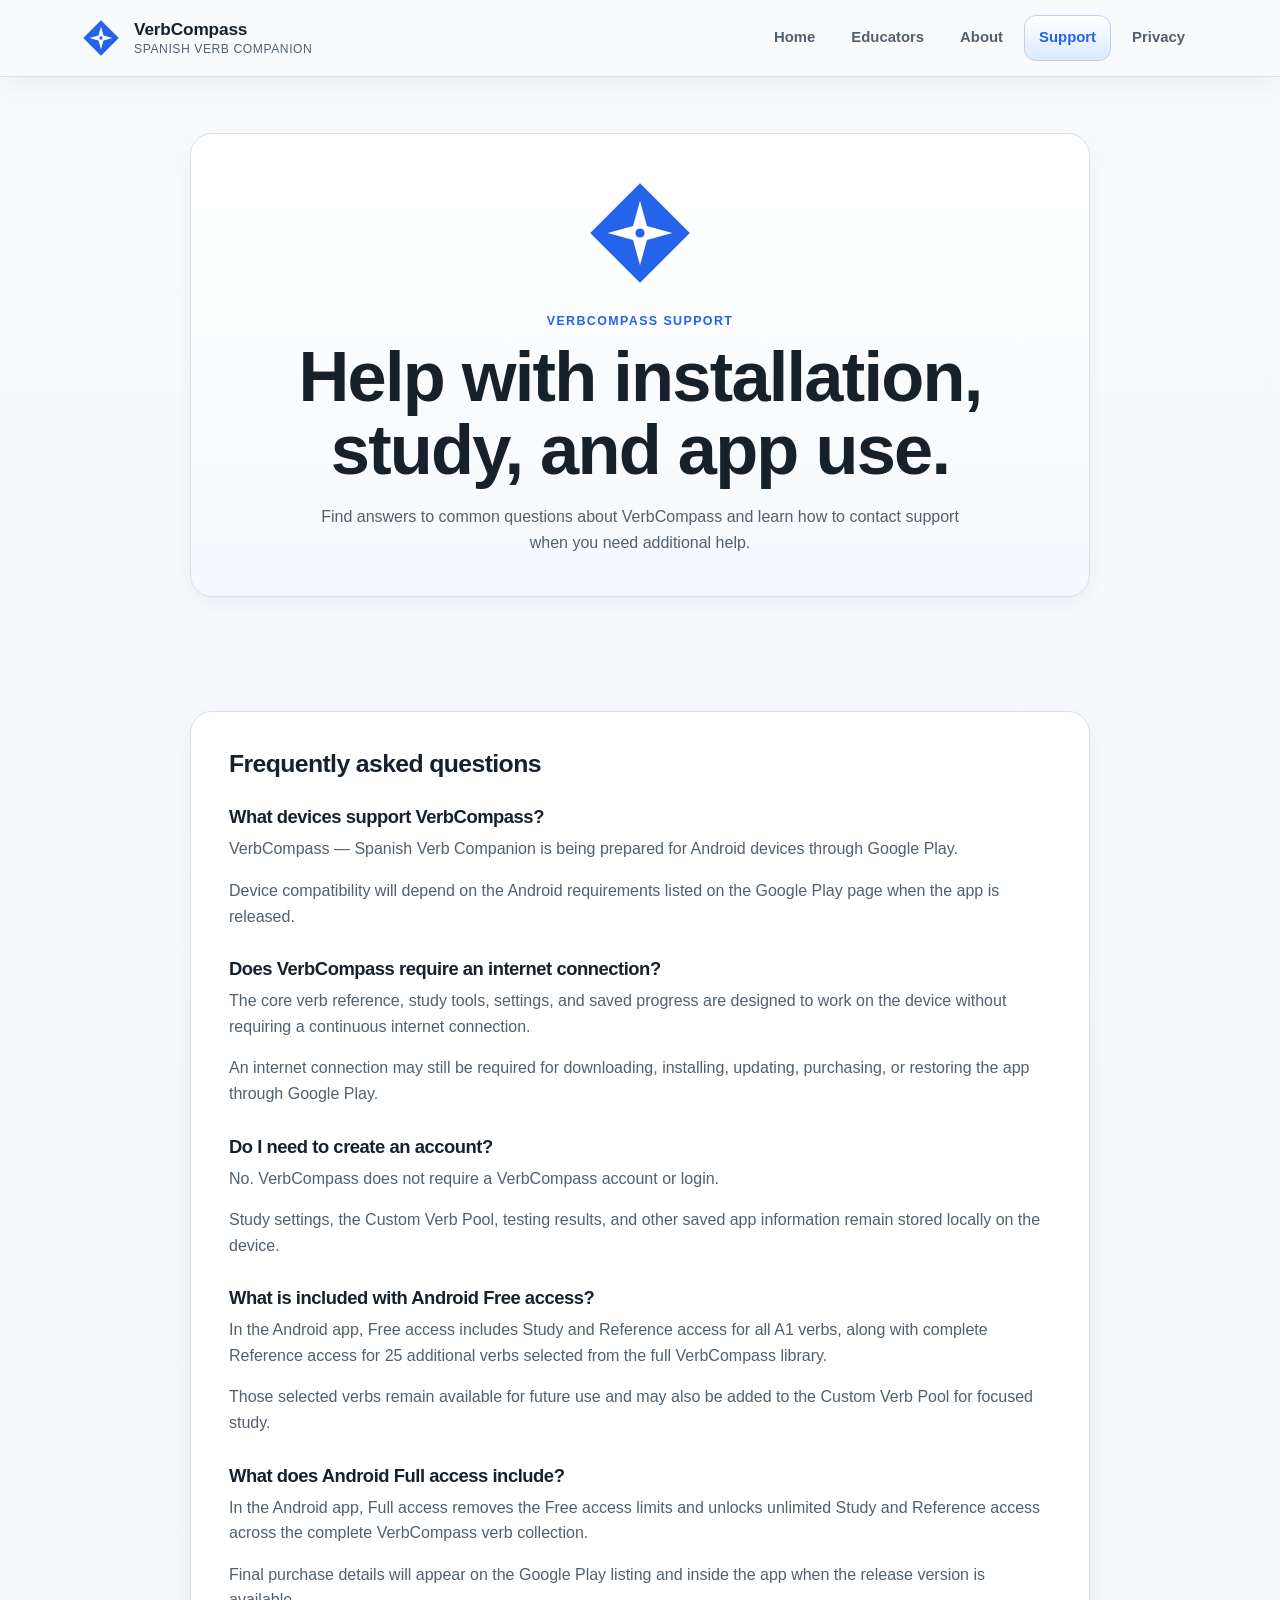
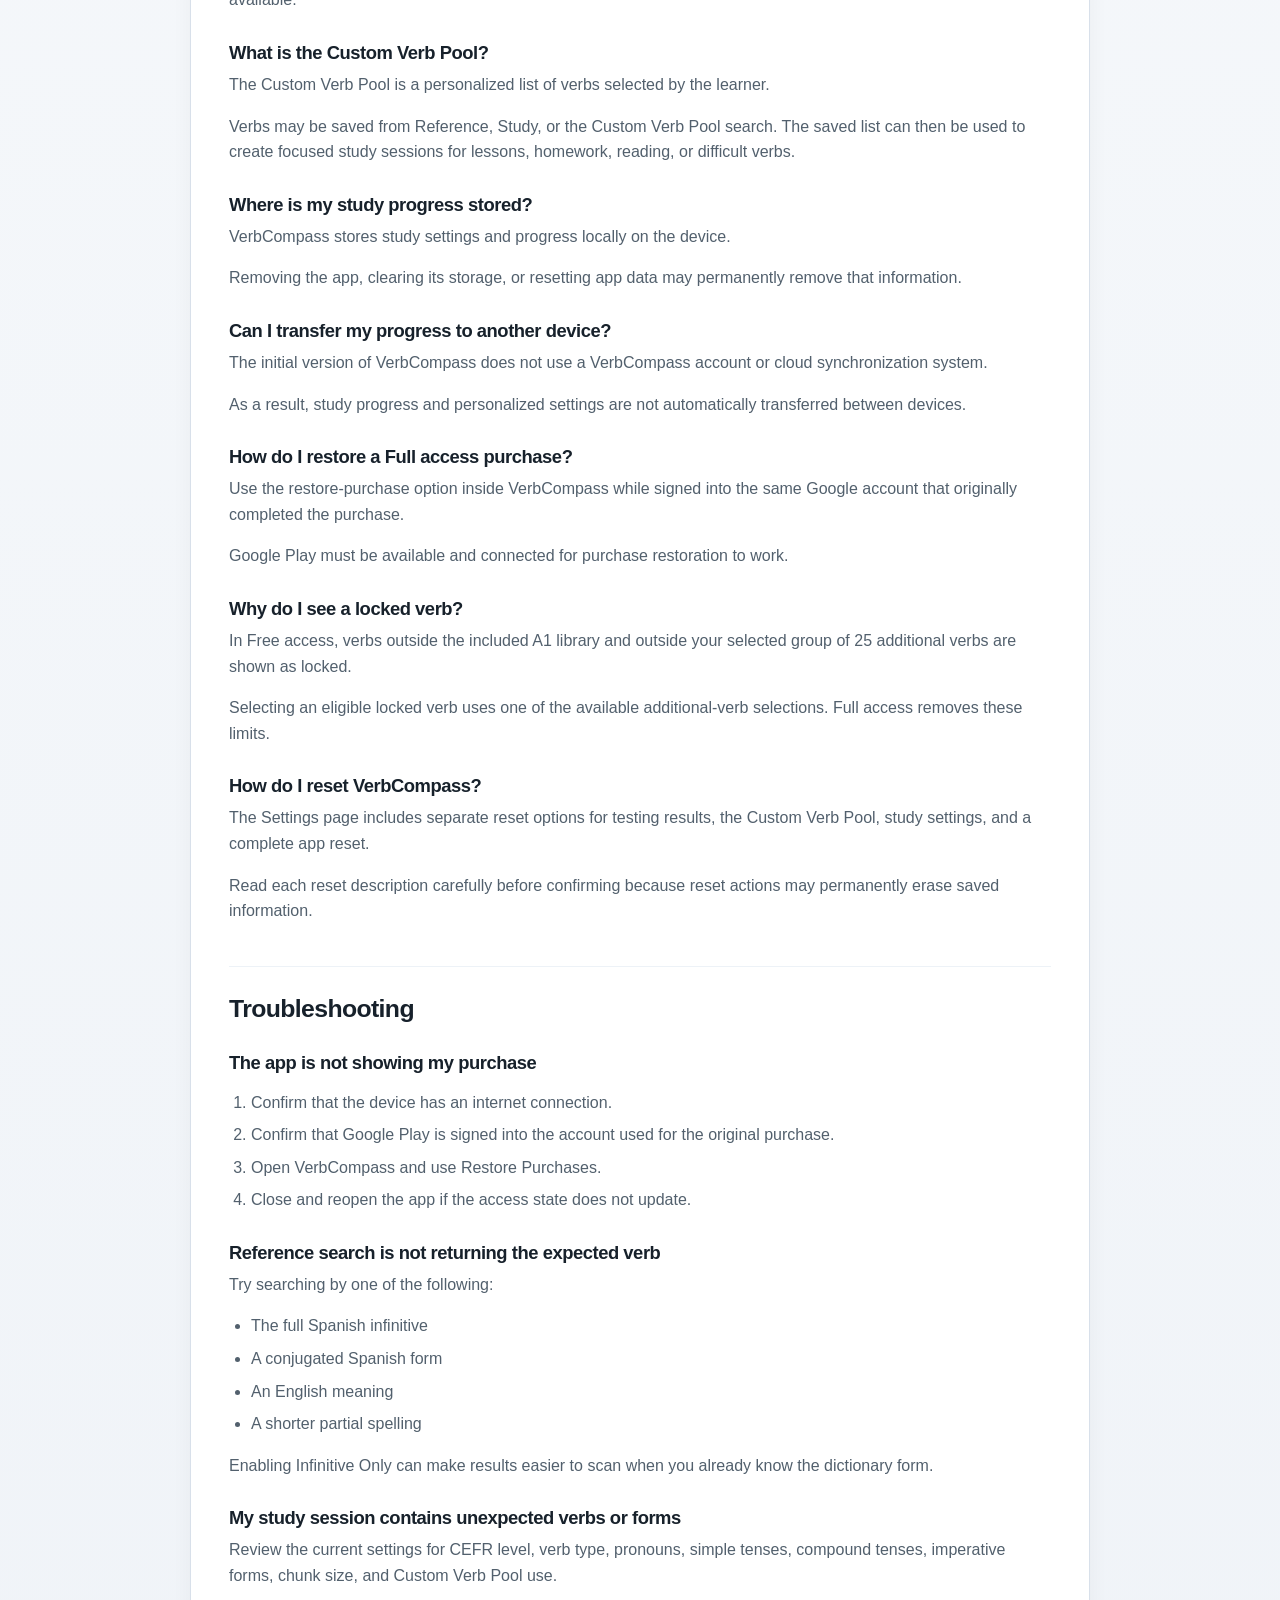
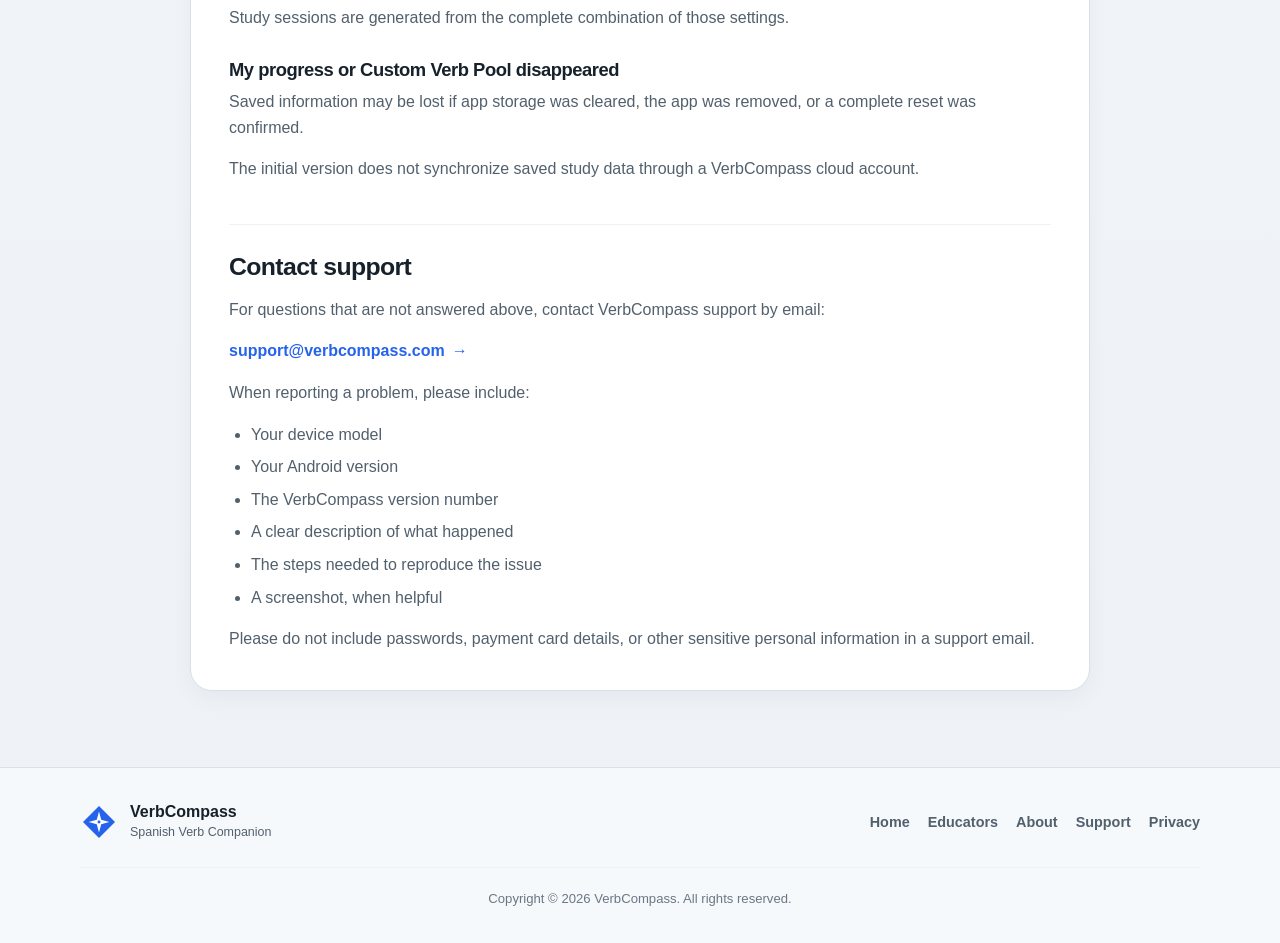
<file: support/index.html>
<!doctype html>
<html lang="en">
  <head>
    <meta charset="UTF-8" />
    <meta name="viewport" content="width=device-width, initial-scale=1.0" />

    <meta
      name="description"
      content="Get help with VerbCompass, including installation, offline use, study settings, the Custom Verb Pool, and account-free privacy."
    />

    <title>VerbCompass Support — Spanish Verb Companion</title>
    <link
      rel="icon"
      type="image/svg+xml"
      href="../assets/images/verbcompass-icon.svg"
    />
    <link rel="stylesheet" href="../assets/css/styles.css" />
    <script src="../assets/js/site.js" defer></script>
  </head>

  <body>
    <a class="skip-link" href="#mainContent">Skip to main content</a>

    <header class="site-header">
      <div class="site-header-inner">
        <a class="site-brand" href="../" aria-label="VerbCompass home">
          <svg
            class="verbcompass-icon site-brand-icon"
            viewBox="0 0 128 128"
            aria-hidden="true"
          >
            <path
              class="verbcompass-bg"
              d="M64 10L118 64L64 118L10 64L64 10Z"
            />
            <path
              class="verbcompass-star"
              d="M64 29L71.5 56.5L99 64L71.5 71.5L64 99L56.5 71.5L29 64L56.5 56.5L64 29Z"
            />
            <circle class="verbcompass-dot" cx="64" cy="64" r="5" />
          </svg>

          <span class="site-brand-copy">
            <strong>VerbCompass</strong>
            <span>Spanish Verb Companion</span>
          </span>
        </a>

        <button
          class="menu-toggle"
          type="button"
          aria-expanded="false"
          aria-controls="siteNavigation"
        >
          <span class="menu-toggle-label">Menu</span>

          <svg viewBox="0 0 24 24" aria-hidden="true">
            <path d="M4 7h16" />
            <path d="M4 12h16" />
            <path d="M4 17h16" />
          </svg>
        </button>

        <nav
          id="siteNavigation"
          class="site-navigation"
          aria-label="Primary navigation"
        >
          <a class="site-nav-link" href="../">Home</a>
          <a class="site-nav-link" href="../educators/">Educators</a>
          <a class="site-nav-link" href="../about/">About</a>
          <a class="site-nav-link current-page" href="./">Support</a>
          <a class="site-nav-link" href="../privacy/">Privacy</a>
        </nav>
      </div>
    </header>

    <main id="mainContent">
      <section class="page-hero">
        <div class="page-container">
          <div class="page-hero-panel">
            <svg
              class="verbcompass-icon hero-brand-icon"
              viewBox="0 0 128 128"
              aria-hidden="true"
            >
              <path
                class="verbcompass-bg"
                d="M64 10L118 64L64 118L10 64L64 10Z"
              />
              <path
                class="verbcompass-star"
                d="M64 29L71.5 56.5L99 64L71.5 71.5L64 99L56.5 71.5L29 64L56.5 56.5L64 29Z"
              />
              <circle class="verbcompass-dot" cx="64" cy="64" r="5" />
            </svg>

            <p class="section-kicker">VerbCompass Support</p>

            <h1>Help with installation, study, and app use.</h1>

            <p>
              Find answers to common questions about VerbCompass and learn how
              to contact support when you need additional help.
            </p>
          </div>
        </div>
      </section>

      <section class="content-section">
        <div class="page-container">
          <article class="prose-panel">
            <h2>Frequently asked questions</h2>

            <h3>What devices support VerbCompass?</h3>

            <p>
              VerbCompass — Spanish Verb Companion is being prepared for Android
              devices through Google Play.
            </p>

            <p>
              Device compatibility will depend on the Android requirements
              listed on the Google Play page when the app is released.
            </p>

            <h3>Does VerbCompass require an internet connection?</h3>

            <p>
              The core verb reference, study tools, settings, and saved progress
              are designed to work on the device without requiring a continuous
              internet connection.
            </p>

            <p>
              An internet connection may still be required for downloading,
              installing, updating, purchasing, or restoring the app through
              Google Play.
            </p>

            <h3>Do I need to create an account?</h3>

            <p>
              No. VerbCompass does not require a VerbCompass account or login.
            </p>

            <p>
              Study settings, the Custom Verb Pool, testing results, and other
              saved app information remain stored locally on the device.
            </p>

            <h3>What is included with Android Free access?</h3>

            <p>
              In the Android app, Free access includes Study and Reference
              access for all A1 verbs, along with complete Reference access for
              25 additional verbs selected from the full VerbCompass library.
            </p>

            <p>
              Those selected verbs remain available for future use and may also
              be added to the Custom Verb Pool for focused study.
            </p>

            <h3>What does Android Full access include?</h3>

            <p>
              In the Android app, Full access removes the Free access limits
              and unlocks unlimited Study and Reference access across the
              complete VerbCompass verb collection.
            </p>

            <p>
              Final purchase details will appear on the Google Play listing and
              inside the app when the release version is available.
            </p>

            <h3>What is the Custom Verb Pool?</h3>

            <p>
              The Custom Verb Pool is a personalized list of verbs selected by
              the learner.
            </p>

            <p>
              Verbs may be saved from Reference, Study, or the Custom Verb Pool
              search. The saved list can then be used to create focused study
              sessions for lessons, homework, reading, or difficult verbs.
            </p>

            <h3>Where is my study progress stored?</h3>

            <p>
              VerbCompass stores study settings and progress locally on the
              device.
            </p>

            <p>
              Removing the app, clearing its storage, or resetting app data may
              permanently remove that information.
            </p>

            <h3>Can I transfer my progress to another device?</h3>

            <p>
              The initial version of VerbCompass does not use a VerbCompass
              account or cloud synchronization system.
            </p>

            <p>
              As a result, study progress and personalized settings are not
              automatically transferred between devices.
            </p>

            <h3>How do I restore a Full access purchase?</h3>

            <p>
              Use the restore-purchase option inside VerbCompass while signed
              into the same Google account that originally completed the
              purchase.
            </p>

            <p>
              Google Play must be available and connected for purchase
              restoration to work.
            </p>

            <h3>Why do I see a locked verb?</h3>

            <p>
              In Free access, verbs outside the included A1 library and outside
              your selected group of 25 additional verbs are shown as locked.
            </p>

            <p>
              Selecting an eligible locked verb uses one of the available
              additional-verb selections. Full access removes these limits.
            </p>

            <h3>How do I reset VerbCompass?</h3>

            <p>
              The Settings page includes separate reset options for testing
              results, the Custom Verb Pool, study settings, and a complete app
              reset.
            </p>

            <p>
              Read each reset description carefully before confirming because
              reset actions may permanently erase saved information.
            </p>

            <h2>Troubleshooting</h2>

            <h3>The app is not showing my purchase</h3>

            <ol>
              <li>Confirm that the device has an internet connection.</li>
              <li>
                Confirm that Google Play is signed into the account used for the
                original purchase.
              </li>
              <li>Open VerbCompass and use Restore Purchases.</li>
              <li>
                Close and reopen the app if the access state does not update.
              </li>
            </ol>

            <h3>Reference search is not returning the expected verb</h3>

            <p>Try searching by one of the following:</p>

            <ul>
              <li>The full Spanish infinitive</li>
              <li>A conjugated Spanish form</li>
              <li>An English meaning</li>
              <li>A shorter partial spelling</li>
            </ul>

            <p>
              Enabling Infinitive Only can make results easier to scan when you
              already know the dictionary form.
            </p>

            <h3>My study session contains unexpected verbs or forms</h3>

            <p>
              Review the current settings for CEFR level, verb type, pronouns,
              simple tenses, compound tenses, imperative forms, chunk size, and
              Custom Verb Pool use.
            </p>

            <p>
              Study sessions are generated from the complete combination of
              those settings.
            </p>

            <h3>My progress or Custom Verb Pool disappeared</h3>

            <p>
              Saved information may be lost if app storage was cleared, the app
              was removed, or a complete reset was confirmed.
            </p>

            <p>
              The initial version does not synchronize saved study data through
              a VerbCompass cloud account.
            </p>

            <h2>Contact support</h2>

            <p>
              For questions that are not answered above, contact VerbCompass
              support by email:
            </p>

            <p>
              <a class="text-link" href="mailto:support@verbcompass.com">
                support@verbcompass.com
                <span aria-hidden="true">→</span>
              </a>
            </p>

            <p>When reporting a problem, please include:</p>

            <ul>
              <li>Your device model</li>
              <li>Your Android version</li>
              <li>The VerbCompass version number</li>
              <li>A clear description of what happened</li>
              <li>The steps needed to reproduce the issue</li>
              <li>A screenshot, when helpful</li>
            </ul>

            <p>
              Please do not include passwords, payment card details, or other
              sensitive personal information in a support email.
            </p>
          </article>
        </div>
      </section>
    </main>

    <footer class="site-footer">
      <div class="page-container site-footer-inner">
        <div class="footer-brand">
          <svg
            class="verbcompass-icon footer-brand-icon"
            viewBox="0 0 128 128"
            aria-hidden="true"
          >
            <path
              class="verbcompass-bg"
              d="M64 10L118 64L64 118L10 64L64 10Z"
            />
            <path
              class="verbcompass-star"
              d="M64 29L71.5 56.5L99 64L71.5 71.5L64 99L56.5 71.5L29 64L56.5 56.5L64 29Z"
            />
            <circle class="verbcompass-dot" cx="64" cy="64" r="5" />
          </svg>

          <div>
            <strong>VerbCompass</strong>
            <span>Spanish Verb Companion</span>
          </div>
        </div>

        <nav class="footer-navigation" aria-label="Footer navigation">
          <a href="../">Home</a>
          <a href="../educators/">Educators</a>
          <a href="../about/">About</a>
          <a href="./">Support</a>
          <a href="../privacy/">Privacy</a>
        </nav>

        <p class="footer-copyright">
          Copyright © 2026 VerbCompass. All rights reserved.
        </p>
      </div>
    </footer>
  </body>
</html>
</file>
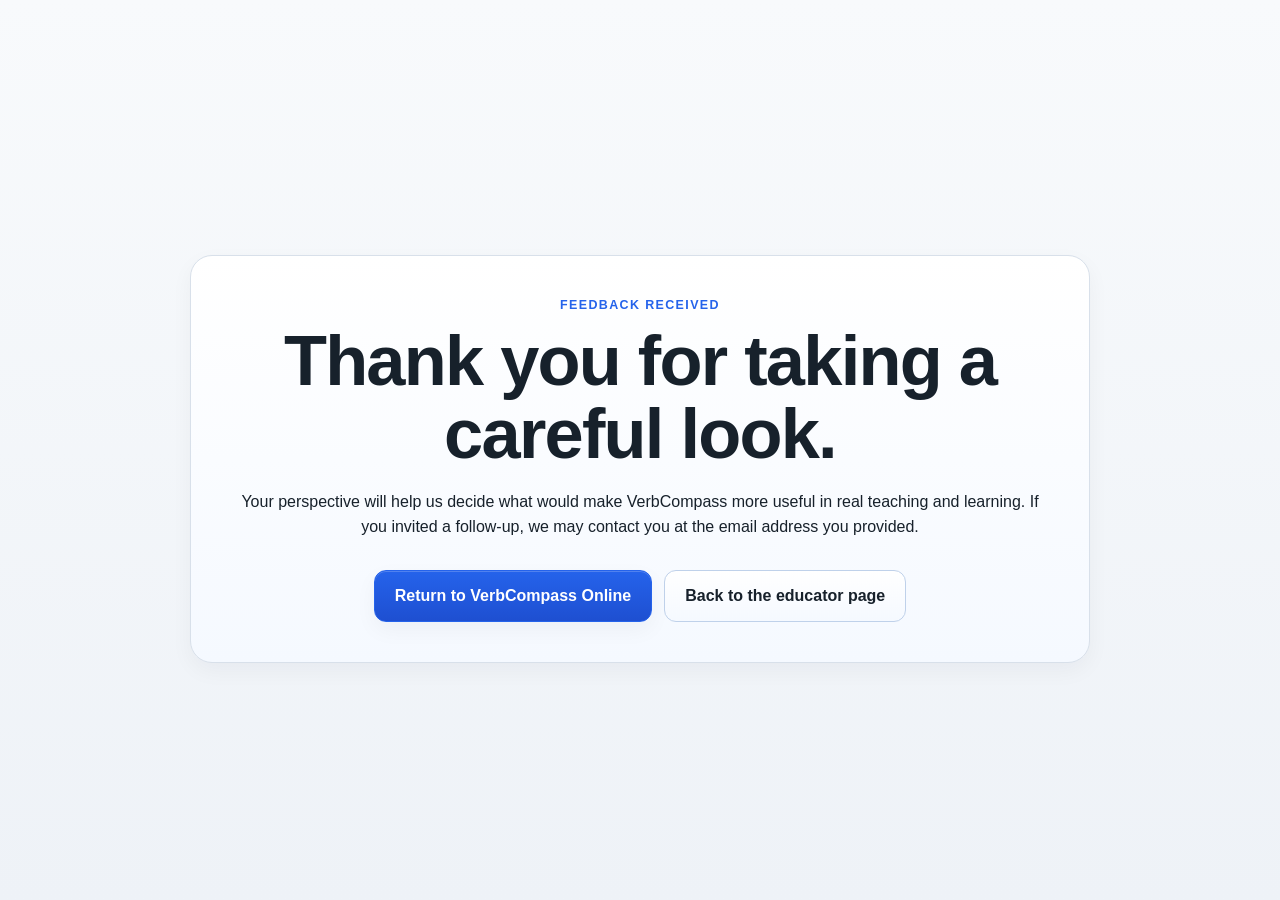
<file: educators/thank-you/index.html>
<!doctype html>
<html lang="en">
  <head>
    <meta charset="UTF-8" />
    <meta name="viewport" content="width=device-width, initial-scale=1.0" />
    <meta name="description" content="Thank you for sharing educator feedback about VerbCompass." />
    <title>Educator Feedback Received — VerbCompass</title>
    <link rel="icon" type="image/svg+xml" href="../../assets/images/verbcompass-icon.svg" />
    <link rel="stylesheet" href="../../assets/css/styles.css" />
  </head>
  <body>
    <a class="skip-link" href="#mainContent">Skip to main content</a>
    <main id="mainContent">
      <section class="page-hero thank-you-page">
        <div class="page-container"><div class="page-hero-panel"><p class="section-kicker">Feedback received</p><h1>Thank you for taking a careful look.</h1><p>Your perspective will help us decide what would make VerbCompass more useful in real teaching and learning. If you invited a follow-up, we may contact you at the email address you provided.</p><div class="hero-actions"><a class="button button-primary" href="https://app.verbcompass.com/">Return to VerbCompass Online</a><a class="button button-secondary" href="../">Back to the educator page</a></div></div></div>
      </section>
    </main>
  </body>
</html>
</file>
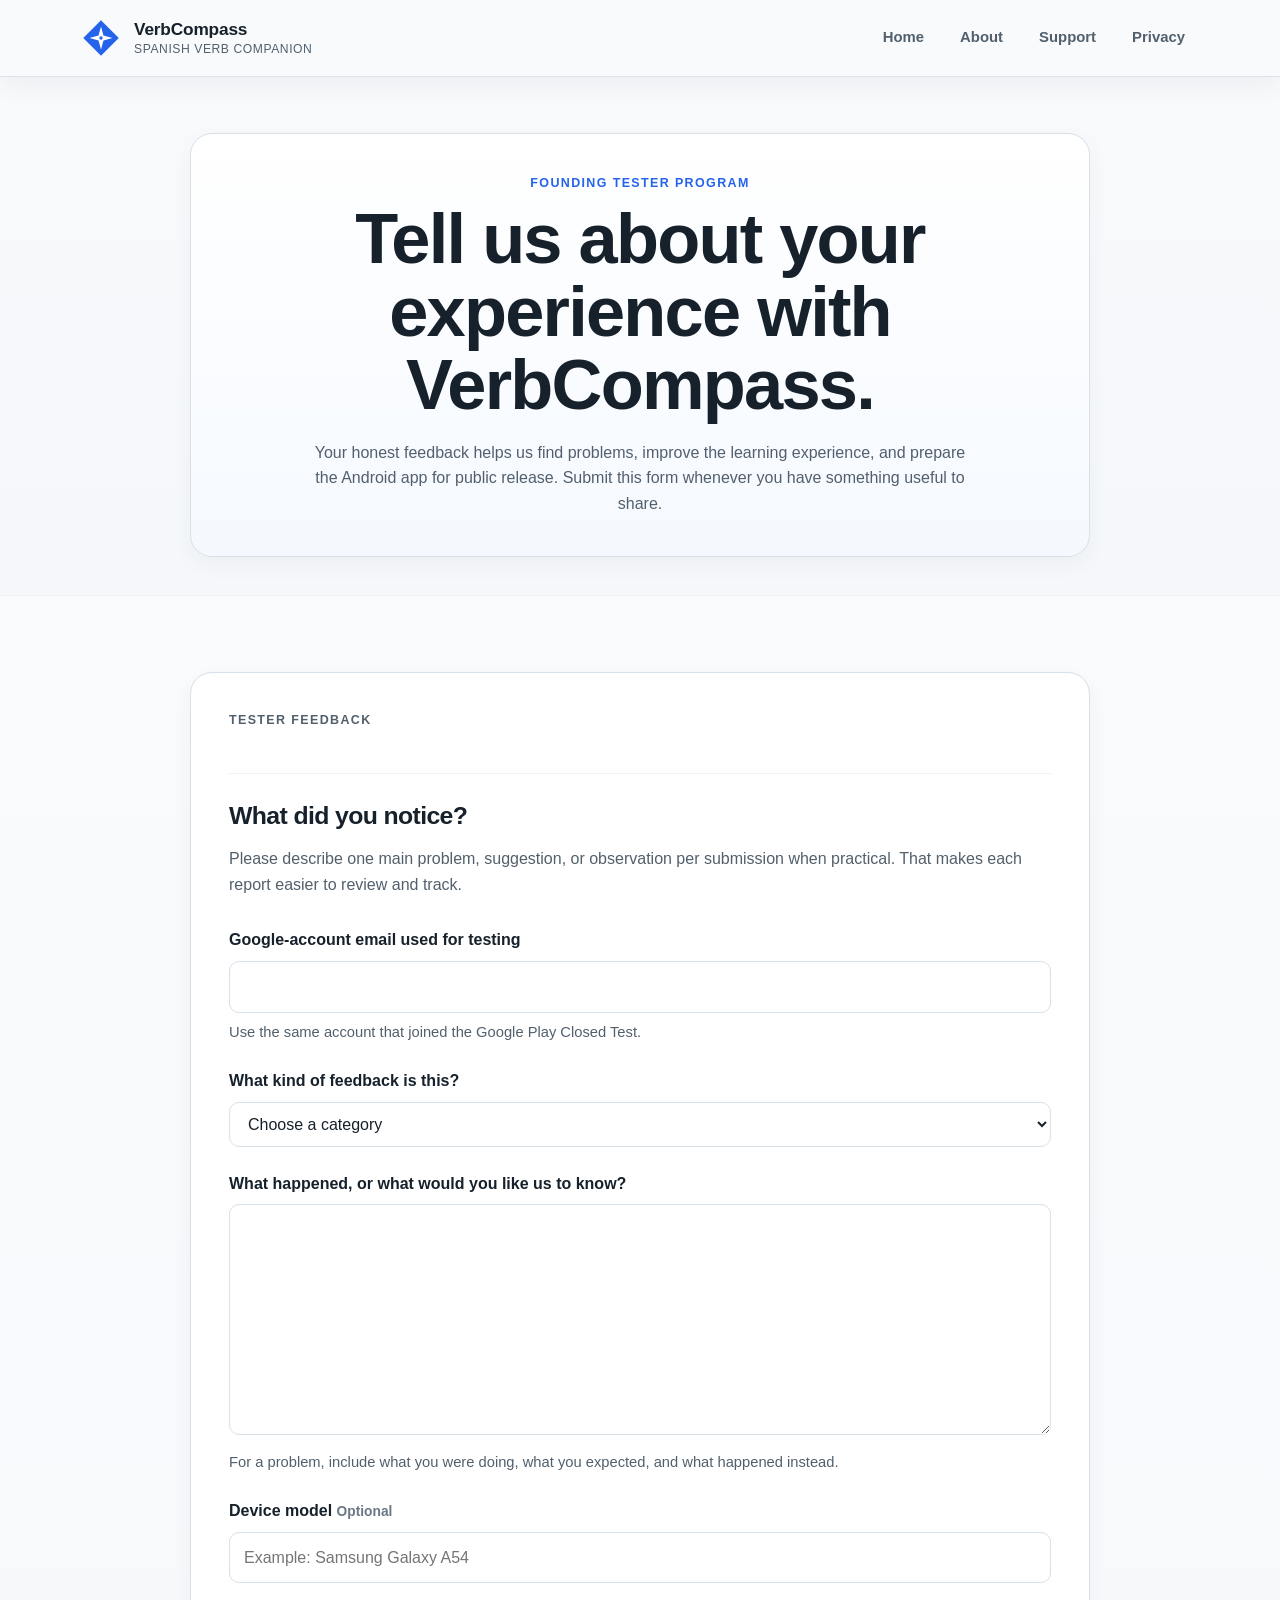
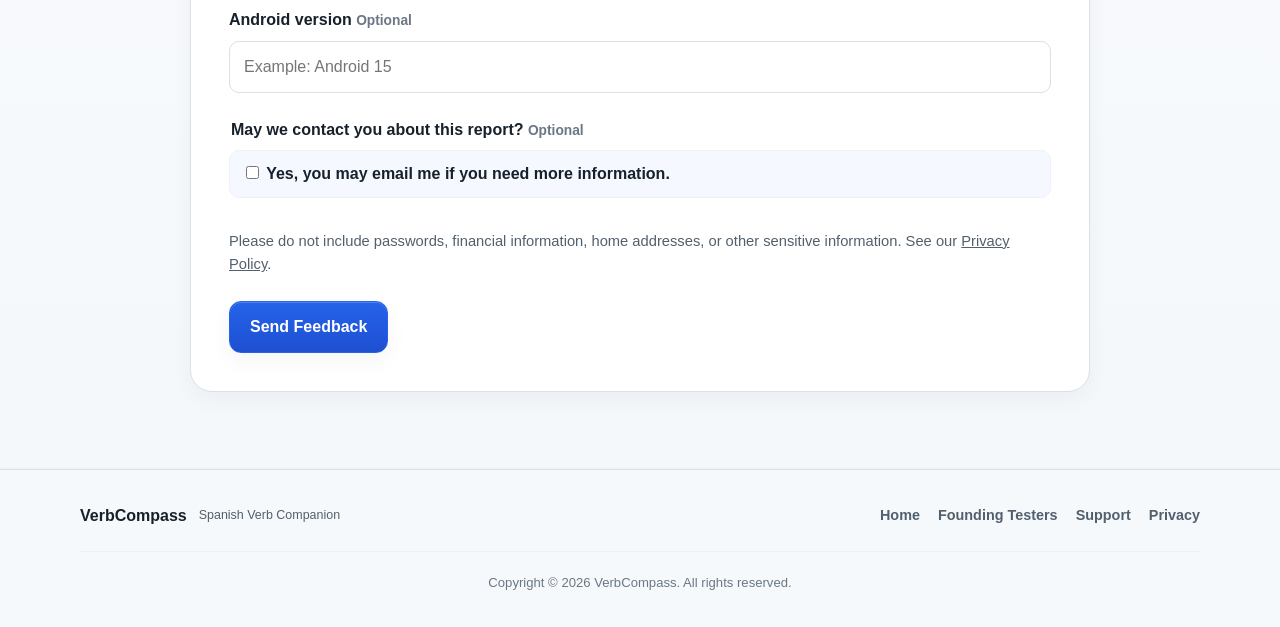
<file: founding-testers/feedback/index.html>
<!doctype html>
<html lang="en">
  <head>
    <meta charset="UTF-8" />
    <meta name="viewport" content="width=device-width, initial-scale=1.0" />
    <meta name="description" content="Send feedback about the VerbCompass Android closed test." />
    <title>Founding Tester Feedback — VerbCompass</title>
    <link rel="icon" type="image/svg+xml" href="../../assets/images/verbcompass-icon.svg" />
    <link rel="stylesheet" href="../../assets/css/styles.css" />
    <script src="../../assets/js/site.js" defer></script>
  </head>
  <body>
    <a class="skip-link" href="#mainContent">Skip to main content</a>
    <header class="site-header">
      <div class="site-header-inner">
        <a class="site-brand" href="../../" aria-label="VerbCompass home">
          <svg class="verbcompass-icon site-brand-icon" viewBox="0 0 128 128" aria-hidden="true">
            <path class="verbcompass-bg" d="M64 10L118 64L64 118L10 64L64 10Z" />
            <path class="verbcompass-star" d="M64 29L71.5 56.5L99 64L71.5 71.5L64 99L56.5 71.5L29 64L56.5 56.5L64 29Z" />
            <circle class="verbcompass-dot" cx="64" cy="64" r="5" />
          </svg>
          <span class="site-brand-copy"><strong>VerbCompass</strong><span>Spanish Verb Companion</span></span>
        </a>
        <button class="menu-toggle" type="button" aria-expanded="false" aria-controls="siteNavigation">
          <span class="menu-toggle-label">Menu</span>
          <svg viewBox="0 0 24 24" aria-hidden="true"><path d="M4 7h16" /><path d="M4 12h16" /><path d="M4 17h16" /></svg>
        </button>
        <nav id="siteNavigation" class="site-navigation" aria-label="Primary navigation">
          <a class="site-nav-link" href="../../">Home</a>
          <a class="site-nav-link" href="../../about/">About</a>
          <a class="site-nav-link" href="../../support/">Support</a>
          <a class="site-nav-link" href="../../privacy/">Privacy</a>
        </nav>
      </div>
    </header>
    <main id="mainContent">
      <section class="page-hero">
        <div class="page-container">
          <div class="page-hero-panel">
            <p class="section-kicker">Founding Tester Program</p>
            <h1>Tell us about your experience with VerbCompass.</h1>
            <p>Your honest feedback helps us find problems, improve the learning experience, and prepare the Android app for public release. Submit this form whenever you have something useful to share.</p>
          </div>
        </div>
      </section>
      <section class="content-section content-section-soft">
        <div class="page-container">
          <article class="prose-panel">
            <p class="section-kicker">Tester Feedback</p>
            <h2>What did you notice?</h2>
            <p>Please describe one main problem, suggestion, or observation per submission when practical. That makes each report easier to review and track.</p>
            <form class="tester-request-form" name="founding-tester-feedback" method="POST" action="/founding-testers/feedback/thank-you/" data-netlify="true" netlify-honeypot="bot-field">
              <input type="hidden" name="form-name" value="founding-tester-feedback" />
              <p class="honeypot-field" aria-hidden="true"><label>Do not fill this out: <input name="bot-field" type="text" tabindex="-1" autocomplete="off" /></label></p>
              <div class="form-field">
                <label for="testerEmail">Google-account email used for testing</label>
                <input id="testerEmail" name="google-play-email" type="email" autocomplete="email" required />
                <p class="form-help">Use the same account that joined the Google Play Closed Test.</p>
              </div>
              <div class="form-field">
                <label for="feedbackCategory">What kind of feedback is this?</label>
                <select id="feedbackCategory" name="category" required>
                  <option value="">Choose a category</option>
                  <option value="problem">A problem or error</option>
                  <option value="confusing">Something confusing</option>
                  <option value="suggestion">A suggestion</option>
                  <option value="positive">Something that worked well</option>
                </select>
              </div>
              <div class="form-field">
                <label for="feedbackDescription">What happened, or what would you like us to know?</label>
                <textarea id="feedbackDescription" name="description" rows="8" required></textarea>
                <p class="form-help">For a problem, include what you were doing, what you expected, and what happened instead.</p>
              </div>
              <div class="form-field">
                <label for="deviceModel">Device model <span class="form-optional">Optional</span></label>
                <input id="deviceModel" name="device-model" type="text" autocomplete="off" placeholder="Example: Samsung Galaxy A54" />
              </div>
              <div class="form-field">
                <label for="androidVersion">Android version <span class="form-optional">Optional</span></label>
                <input id="androidVersion" name="android-version" type="text" inputmode="numeric" autocomplete="off" placeholder="Example: Android 15" />
              </div>
              <fieldset class="form-field">
                <legend>May we contact you about this report? <span class="form-optional">Optional</span></legend>
                <label class="form-option"><input name="contact-permission" type="checkbox" value="yes" /> Yes, you may email me if you need more information.</label>
              </fieldset>
              <p class="form-privacy-note">Please do not include passwords, financial information, home addresses, or other sensitive information. See our <a href="../../privacy/">Privacy Policy</a>.</p>
              <button class="button button-primary" type="submit">Send Feedback</button>
            </form>
          </article>
        </div>
      </section>
    </main>
    <footer class="site-footer">
      <div class="page-container site-footer-inner">
        <div class="footer-brand"><strong>VerbCompass</strong><span>Spanish Verb Companion</span></div>
        <nav class="footer-navigation" aria-label="Footer navigation"><a href="../../">Home</a><a href="../">Founding Testers</a><a href="../../support/">Support</a><a href="../../privacy/">Privacy</a></nav>
        <p class="footer-copyright">Copyright © 2026 VerbCompass. All rights reserved.</p>
      </div>
    </footer>
  </body>
</html>
</file>
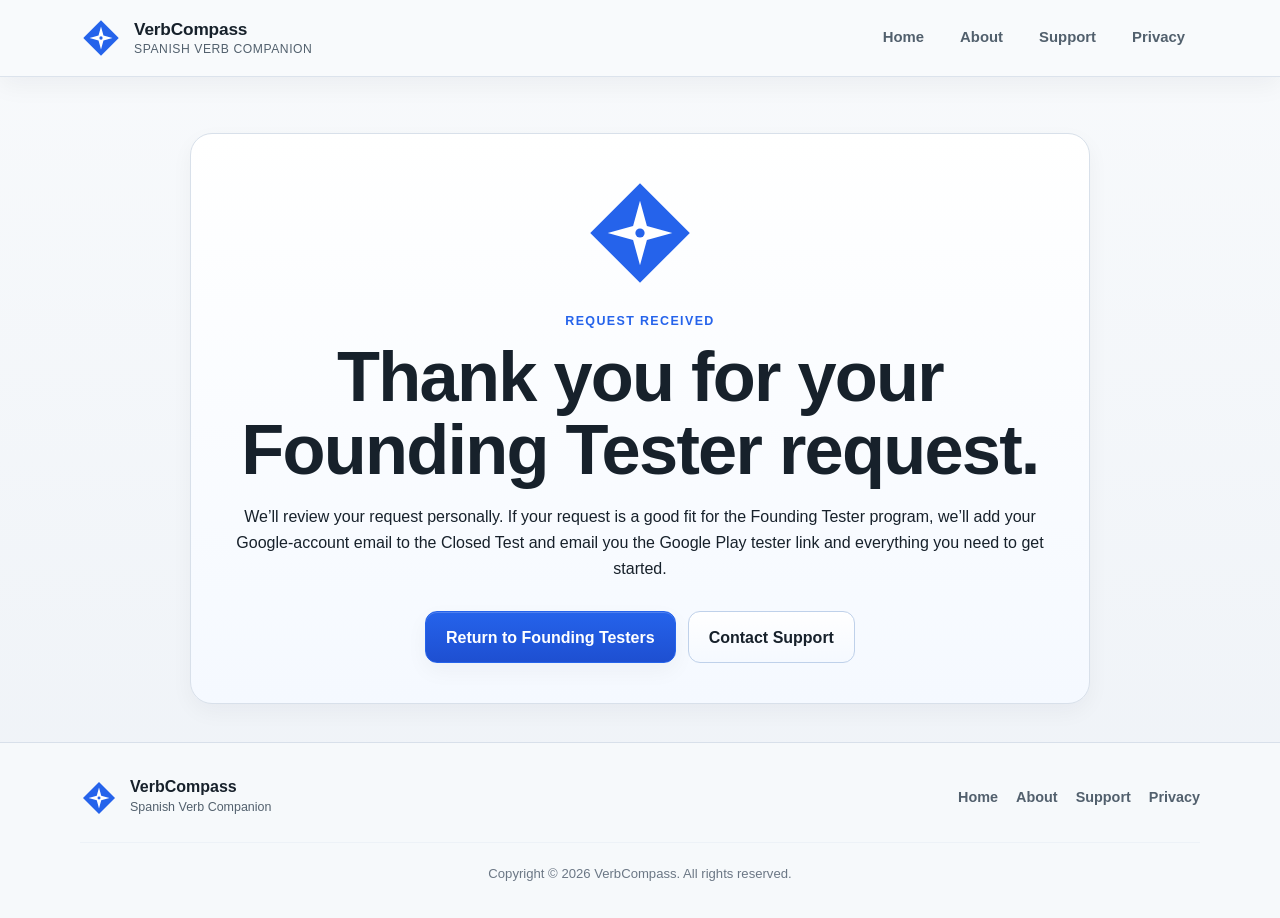
<file: founding-testers/thank-you/index.html>
<!doctype html>
<html lang="en">
  <head>
    <meta charset="UTF-8" />
    <meta name="viewport" content="width=device-width, initial-scale=1.0" />

    <meta
      name="description"
      content="Thank you for requesting to become a VerbCompass Founding Tester."
    />

    <title>Request Received — VerbCompass</title>
    <link
      rel="icon"
      type="image/svg+xml"
      href="../../assets/images/verbcompass-icon.svg"
    />
    <link rel="stylesheet" href="../../assets/css/styles.css" />
    <script src="../../assets/js/site.js" defer></script>
  </head>

  <body>
    <a class="skip-link" href="#mainContent">Skip to main content</a>

    <header class="site-header">
      <div class="site-header-inner">
        <a class="site-brand" href="../../" aria-label="VerbCompass home">
          <svg
            class="verbcompass-icon site-brand-icon"
            viewBox="0 0 128 128"
            aria-hidden="true"
          >
            <path
              class="verbcompass-bg"
              d="M64 10L118 64L64 118L10 64L64 10Z"
            />
            <path
              class="verbcompass-star"
              d="M64 29L71.5 56.5L99 64L71.5 71.5L64 99L56.5 71.5L29 64L56.5 56.5L64 29Z"
            />
            <circle class="verbcompass-dot" cx="64" cy="64" r="5" />
          </svg>

          <span class="site-brand-copy">
            <strong>VerbCompass</strong>
            <span>Spanish Verb Companion</span>
          </span>
        </a>

        <button
          class="menu-toggle"
          type="button"
          aria-expanded="false"
          aria-controls="siteNavigation"
        >
          <span class="menu-toggle-label">Menu</span>

          <svg viewBox="0 0 24 24" aria-hidden="true">
            <path d="M4 7h16" />
            <path d="M4 12h16" />
            <path d="M4 17h16" />
          </svg>
        </button>

        <nav
          id="siteNavigation"
          class="site-navigation"
          aria-label="Primary navigation"
        >
          <a class="site-nav-link" href="../../">Home</a>
          <a class="site-nav-link" href="../../about/">About</a>
          <a class="site-nav-link" href="../../support/">Support</a>
          <a class="site-nav-link" href="../../privacy/">Privacy</a>
        </nav>
      </div>
    </header>

    <main id="mainContent">
      <section class="page-hero">
        <div class="page-container">
          <div class="page-hero-panel">
            <svg
              class="verbcompass-icon hero-brand-icon"
              viewBox="0 0 128 128"
              aria-hidden="true"
            >
              <path
                class="verbcompass-bg"
                d="M64 10L118 64L64 118L10 64L64 10Z"
              />
              <path
                class="verbcompass-star"
                d="M64 29L71.5 56.5L99 64L71.5 71.5L64 99L56.5 71.5L29 64L56.5 56.5L64 29Z"
              />
              <circle class="verbcompass-dot" cx="64" cy="64" r="5" />
            </svg>

            <p class="section-kicker">Request Received</p>

            <h1>Thank you for your Founding Tester request.</h1>

            <p>
              We’ll review your request personally. If your request is a good fit
              for the Founding Tester program, we’ll add your Google-account
              email to the Closed Test and email you the Google Play tester link
              and everything you need to get started.
            </p>

            <div class="hero-actions">
              <a class="button button-primary" href="../">
                Return to Founding Testers
              </a>
              <a
                class="button button-secondary"
                href="mailto:support@verbcompass.com"
              >
                Contact Support
              </a>
            </div>
          </div>
        </div>
      </section>
    </main>

    <footer class="site-footer">
      <div class="page-container site-footer-inner">
        <div class="footer-brand">
          <svg
            class="verbcompass-icon footer-brand-icon"
            viewBox="0 0 128 128"
            aria-hidden="true"
          >
            <path
              class="verbcompass-bg"
              d="M64 10L118 64L64 118L10 64L64 10Z"
            />
            <path
              class="verbcompass-star"
              d="M64 29L71.5 56.5L99 64L71.5 71.5L64 99L56.5 71.5L29 64L56.5 56.5L64 29Z"
            />
            <circle class="verbcompass-dot" cx="64" cy="64" r="5" />
          </svg>

          <div>
            <strong>VerbCompass</strong>
            <span>Spanish Verb Companion</span>
          </div>
        </div>

        <nav class="footer-navigation" aria-label="Footer navigation">
          <a href="../../">Home</a>
          <a href="../../about/">About</a>
          <a href="../../support/">Support</a>
          <a href="../../privacy/">Privacy</a>
        </nav>

        <p class="footer-copyright">
          Copyright © 2026 VerbCompass. All rights reserved.
        </p>
      </div>
    </footer>
  </body>
</html>
</file>
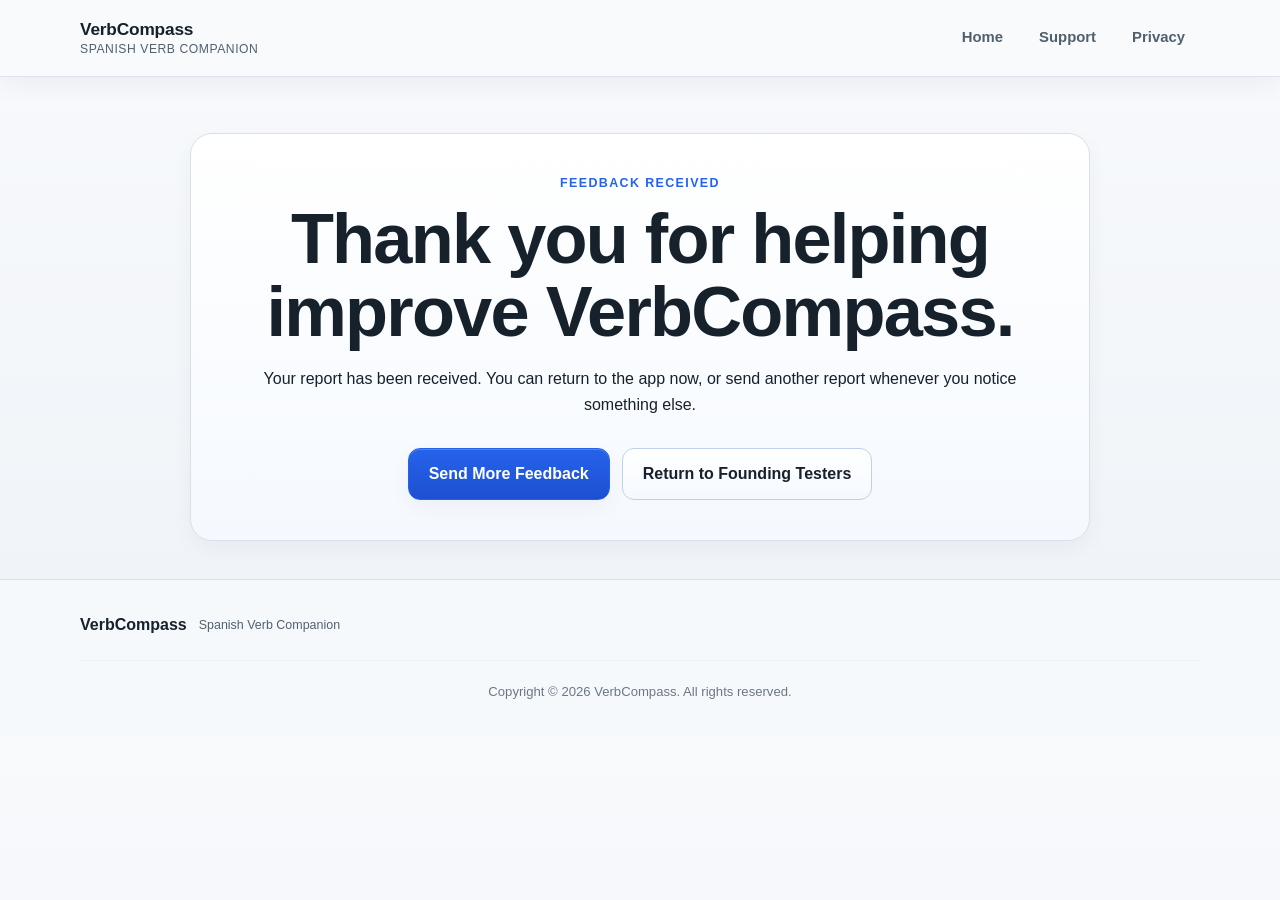
<file: founding-testers/feedback/thank-you/index.html>
<!doctype html>
<html lang="en">
  <head>
    <meta charset="UTF-8" />
    <meta name="viewport" content="width=device-width, initial-scale=1.0" />
    <meta name="description" content="Thank you for sending VerbCompass Founding Tester feedback." />
    <title>Feedback Received — VerbCompass</title>
    <link rel="icon" type="image/svg+xml" href="../../../assets/images/verbcompass-icon.svg" />
    <link rel="stylesheet" href="../../../assets/css/styles.css" />
    <script src="../../../assets/js/site.js" defer></script>
  </head>
  <body>
    <a class="skip-link" href="#mainContent">Skip to main content</a>
    <header class="site-header"><div class="site-header-inner"><a class="site-brand" href="../../../" aria-label="VerbCompass home"><span class="site-brand-copy"><strong>VerbCompass</strong><span>Spanish Verb Companion</span></span></a><nav class="site-navigation" aria-label="Primary navigation"><a class="site-nav-link" href="../../../">Home</a><a class="site-nav-link" href="../../../support/">Support</a><a class="site-nav-link" href="../../../privacy/">Privacy</a></nav></div></header>
    <main id="mainContent">
      <section class="page-hero"><div class="page-container"><div class="page-hero-panel">
        <p class="section-kicker">Feedback Received</p>
        <h1>Thank you for helping improve VerbCompass.</h1>
        <p>Your report has been received. You can return to the app now, or send another report whenever you notice something else.</p>
        <div class="hero-actions"><a class="button button-primary" href="../">Send More Feedback</a><a class="button button-secondary" href="../../">Return to Founding Testers</a></div>
      </div></div></section>
    </main>
    <footer class="site-footer"><div class="page-container site-footer-inner"><div class="footer-brand"><strong>VerbCompass</strong><span>Spanish Verb Companion</span></div><p class="footer-copyright">Copyright © 2026 VerbCompass. All rights reserved.</p></div></footer>
  </body>
</html>
</file>
<file: assets/css/styles.css>
/* =====================================================
   FILE: assets/css/styles.css
   VerbCompass Website
   ===================================================== */

:root {
  /* VerbCompass Classic */

  --bg: #f3f5f9;
  --bg-top: #f8fafc;
  --bg-bottom: #eef2f7;

  --panel: #ffffff;
  --panel-soft: #f8fafc;
  --surface-muted: #f5f8fc;
  --surface-blue-soft: #eef4fb;
  --surface-blue-light: #f5f9ff;

  --border: #d8e0ea;
  --border-soft: #edf2f7;
  --border-strong: #b8c8db;
  --accent-border-soft: #bfd1ea;

  --text: #17212b;
  --text-soft: #52606d;
  --text-muted: #6b7785;
  --text-inverse: #ffffff;

  --accent: #2563eb;
  --accent-hover: #1e4fd1;
  --accent-soft: #dbeafe;

  --shadow: 0 10px 30px rgba(15, 23, 42, 0.06);
  --shadow-soft: 0 8px 22px rgba(15, 23, 42, 0.045);
  --shadow-header: 0 8px 24px rgba(15, 23, 42, 0.05);

  --radius-sm: 8px;
  --radius-md: 10px;
  --radius-lg: 12px;
  --radius-xl: 16px;
  --radius-2xl: 22px;
  --radius-pill: 999px;

  --page-width: 1120px;
  --header-height: 76px;

  --space-xs: 4px;
  --space-sm: 8px;
  --space-md: 12px;
  --space-lg: 16px;
  --space-xl: 20px;
  --space-2xl: 28px;
  --space-3xl: 40px;
  --space-4xl: 56px;
  --space-5xl: 76px;
}

/* =====================================================
   RESET
   ===================================================== */

*,
*::before,
*::after {
  box-sizing: border-box;
}

html {
  scroll-behavior: smooth;
  scroll-padding-top: calc(var(--header-height) + 24px);
}

body {
  margin: 0;
  min-width: 320px;
  font-family: Inter, Arial, Helvetica, sans-serif;
  color: var(--text);
  line-height: 1.6;
  background: linear-gradient(180deg, var(--bg-top) 0%, var(--bg-bottom) 100%);
}

body.menu-open {
  overflow: hidden;
}

img,
svg {
  display: block;
  max-width: 100%;
}

button,
input,
select,
textarea {
  font: inherit;
}

button,
a {
  -webkit-tap-highlight-color: transparent;
}

a {
  color: inherit;
}

h1,
h2,
h3,
p {
  margin-top: 0;
}

h1,
h2,
h3 {
  color: var(--text);
  letter-spacing: -0.025em;
}

h1 {
  margin-bottom: 18px;
  font-size: clamp(2.35rem, 6vw, 4.4rem);
  line-height: 1.04;
}

h2 {
  margin-bottom: 16px;
  font-size: clamp(1.8rem, 4vw, 2.65rem);
  line-height: 1.12;
}

h3 {
  margin-bottom: 8px;
  font-size: 1.15rem;
  line-height: 1.25;
}

p {
  margin-bottom: 16px;
}

p:last-child {
  margin-bottom: 0;
}

/* =====================================================
   ACCESSIBILITY
   ===================================================== */

.skip-link {
  position: fixed;
  top: 8px;
  left: 8px;
  z-index: 1000;
  padding: 10px 14px;
  border-radius: var(--radius-md);
  background: var(--accent);
  color: var(--text-inverse);
  font-weight: 800;
  text-decoration: none;
  transform: translateY(-150%);
}

.skip-link:focus {
  transform: translateY(0);
}

a:focus-visible,
button:focus-visible {
  outline: 3px solid var(--accent-soft);
  outline-offset: 3px;
}

/* =====================================================
   SHARED LAYOUT
   ===================================================== */

.page-container {
  width: min(calc(100% - 40px), var(--page-width));
  margin: 0 auto;
}

.content-section {
  padding: var(--space-5xl) 0;
}

.content-section-soft {
  border-top: 1px solid var(--border-soft);
  border-bottom: 1px solid var(--border-soft);
  background: rgba(255, 255, 255, 0.38);
}

.section-heading {
  max-width: 760px;
  margin: 0 auto var(--space-3xl);
  text-align: center;
}

.section-heading > p:last-child {
  max-width: 680px;
  margin-right: auto;
  margin-left: auto;
  color: var(--text-soft);
  font-size: 1.05rem;
}

.section-kicker {
  margin: 0 0 var(--space-sm);
  color: var(--accent);
  font-size: 0.78rem;
  font-weight: 800;
  letter-spacing: 0.11em;
  text-transform: uppercase;
}

/* =====================================================
   VERBCOMPASS MARK
   ===================================================== */

.verbcompass-icon {
  color: var(--accent);
}

.verbcompass-bg,
.verbcompass-dot {
  fill: currentColor;
}

.verbcompass-star {
  fill: var(--panel);
}

/* =====================================================
   HEADER
   ===================================================== */

.site-header {
  position: sticky;
  top: 0;
  z-index: 500;
  min-height: var(--header-height);
  border-bottom: 1px solid rgba(216, 224, 234, 0.88);
  background: rgba(248, 250, 252, 0.92);
  box-shadow: var(--shadow-header);
  backdrop-filter: blur(16px);
}

.site-header-inner {
  width: min(calc(100% - 40px), var(--page-width));
  min-height: var(--header-height);
  margin: 0 auto;

  display: flex;
  align-items: center;
  justify-content: space-between;
  gap: 28px;
}

.site-brand {
  display: inline-flex;
  align-items: center;
  gap: 12px;
  min-width: 0;
  color: var(--text);
  text-decoration: none;
}

.site-brand-icon {
  width: 42px;
  height: 42px;
  flex: 0 0 auto;
}

.site-brand-copy {
  display: flex;
  flex-direction: column;
  min-width: 0;
}

.site-brand-copy strong {
  font-size: 1.08rem;
  line-height: 1.2;
  letter-spacing: -0.01em;
}

.site-brand-copy span {
  margin-top: 2px;
  color: var(--text-soft);
  font-size: 0.76rem;
  line-height: 1.2;
  letter-spacing: 0.045em;
  text-transform: uppercase;
}

.site-navigation {
  display: flex;
  align-items: center;
  justify-content: flex-end;
  gap: 6px;
}

.site-nav-link {
  padding: 10px 14px;
  border: 1px solid transparent;
  border-radius: var(--radius-lg);
  color: var(--text-soft);
  font-size: 0.93rem;
  font-weight: 750;
  text-decoration: none;
  transition:
    color 0.15s ease,
    border-color 0.15s ease,
    background 0.15s ease,
    transform 0.15s ease;
}

.site-nav-link:hover {
  color: var(--text);
  border-color: var(--accent-border-soft);
  background: linear-gradient(
    180deg,
    var(--panel) 0%,
    var(--surface-blue-light) 100%
  );
  transform: translateY(-1px);
}

.site-nav-link.current-page {
  color: var(--accent);
  border-color: var(--accent-border-soft);
  background: linear-gradient(180deg, var(--panel) 0%, var(--accent-soft) 100%);
}

.menu-toggle {
  display: none;
  align-items: center;
  justify-content: center;
  gap: 8px;

  min-height: 44px;
  padding: 9px 12px;

  border: 1px solid var(--accent-border-soft);
  border-radius: var(--radius-lg);

  background: linear-gradient(
    180deg,
    var(--panel) 0%,
    var(--surface-blue-light) 100%
  );

  color: var(--text);
  cursor: pointer;
  font-weight: 800;
}

.menu-toggle:hover {
  background: linear-gradient(
    180deg,
    var(--surface-blue-light) 0%,
    var(--accent-soft) 100%
  );
}

.menu-toggle svg {
  width: 21px;
  height: 21px;
  fill: none;
  stroke: currentColor;
  stroke-width: 2;
  stroke-linecap: round;
}

/* =====================================================
   HERO
   ===================================================== */

.hero-section {
  position: relative;
  overflow: hidden;
  padding: 58px 0 70px;
}

.hero-section::before,
.hero-section::after {
  content: "";
  position: absolute;
  z-index: -1;
  border-radius: 50%;
  filter: blur(2px);
  pointer-events: none;
}

.hero-section::before {
  top: -180px;
  left: -160px;
  width: 440px;
  height: 440px;
  background: rgba(219, 234, 254, 0.58);
}

.hero-section::after {
  right: -180px;
  bottom: -220px;
  width: 520px;
  height: 520px;
  background: rgba(238, 244, 251, 0.86);
}

.hero-panel {
  position: relative;
  max-width: 800px;
  margin: 0 auto;
  padding: 52px 54px 38px;
  overflow: hidden;

  border: 1px solid var(--border);
  border-radius: var(--radius-2xl);

  background: linear-gradient(
    180deg,
    var(--panel) 0%,
    var(--surface-blue-light) 100%
  );

  box-shadow:
    inset 0 1px 0 rgba(255, 255, 255, 0.9),
    var(--shadow);

  text-align: center;
}

.hero-panel::after {
  content: "";
  position: absolute;
  top: -85px;
  right: -80px;
  width: 280px;
  height: 280px;

  border: 44px solid rgba(37, 99, 235, 0.035);
  transform: rotate(45deg);
  pointer-events: none;
}

.hero-brand,
.hero-actions,
.hero-highlights {
  position: relative;
  z-index: 1;
}

.hero-brand-icon {
  width: 118px;
  height: auto;
  margin: 0 auto 20px;
}

.hero-brand h1 {
  max-width: 680px;
  margin-right: auto;
  margin-left: auto;
  font-size: clamp(2.2rem, 4.6vw, 3.65rem);
}

.brand-rule {
  width: 78px;
  height: 3px;
  margin: 20px auto;
  border-radius: var(--radius-pill);
  background: var(--accent);
}

.hero-description {
  max-width: 620px;
  margin: 0 auto;
  color: var(--text-soft);
  font-size: clamp(1rem, 2.4vw, 1.16rem);
  line-height: 1.7;
}

.hero-actions {
  display: flex;
  justify-content: center;
  flex-wrap: wrap;
  gap: 12px;
  margin-top: 30px;
}

.button {
  display: inline-flex;
  align-items: center;
  justify-content: center;

  min-height: 52px;
  padding: 12px 20px;

  border: 1px solid var(--border);
  border-radius: var(--radius-lg);

  font-weight: 800;
  line-height: 1.2;
  text-align: center;
  text-decoration: none;

  transition:
    transform 0.15s ease,
    box-shadow 0.15s ease,
    border-color 0.15s ease,
    background 0.15s ease;
}

.button:hover {
  transform: translateY(-2px);
  box-shadow: var(--shadow-soft);
}

.button:active {
  transform: translateY(0);
}

.button-primary {
  border-color: var(--accent);
  background: linear-gradient(
    180deg,
    var(--accent) 0%,
    var(--accent-hover) 100%
  );
  color: var(--text-inverse);
  box-shadow:
    inset 0 1px 0 rgba(255, 255, 255, 0.2),
    var(--shadow-soft);
}

.button-primary:hover {
  background: linear-gradient(
    180deg,
    var(--accent-hover) 0%,
    var(--accent) 100%
  );
}

.button-secondary {
  border-color: var(--accent-border-soft);
  background: linear-gradient(
    180deg,
    var(--panel) 0%,
    var(--surface-blue-light) 100%
  );
  color: var(--text);
}

.button-secondary:hover {
  border-color: var(--accent);
  background: linear-gradient(
    180deg,
    var(--surface-blue-light) 0%,
    var(--accent-soft) 100%
  );
}

.button-text {
  gap: 7px;
  min-height: auto;
  padding: 12px 6px;
  border-color: transparent;
  background: transparent;
  color: var(--accent);
  box-shadow: none;
}

.button-text span {
  transition: transform 0.15s ease;
}

.button-text:hover {
  border-color: transparent;
  background: transparent;
  box-shadow: none;
}

.button-text:hover span {
  transform: translateX(3px);
}

.hero-highlights {
  position: relative;
  z-index: 1;

  display: grid;
  grid-template-columns: repeat(3, minmax(0, 1fr));

  margin-top: 34px;
  padding-top: 24px;
  border-top: 1px solid var(--border-soft);
}

.hero-highlight {
  padding: 4px 20px;
}

.hero-highlight + .hero-highlight {
  border-left: 1px solid var(--border-soft);
}

.hero-highlight strong,
.hero-highlight span {
  display: block;
}

.hero-highlight strong {
  margin-bottom: 3px;
  color: var(--accent);
  font-size: 0.95rem;
  font-weight: 850;
  letter-spacing: -0.01em;
}

.hero-highlight span {
  color: var(--text-soft);
  font-size: 0.79rem;
  font-weight: 700;
  line-height: 1.35;
}

/* =====================================================
   FEATURE CARDS
   ===================================================== */

.feature-grid {
  display: grid;
  grid-template-columns: repeat(2, minmax(0, 1fr));
  gap: 18px;
}

.feature-card {
  display: flex;
  align-items: flex-start;
  gap: 16px;

  min-height: 180px;
  padding: 24px;

  border: 1px solid var(--accent-border-soft);
  border-radius: var(--radius-xl);

  background: linear-gradient(
    180deg,
    var(--panel) 0%,
    var(--surface-blue-light) 100%
  );

  box-shadow:
    inset 0 1px 0 rgba(255, 255, 255, 0.85),
    var(--shadow-soft);

  transition:
    transform 0.15s ease,
    border-color 0.15s ease,
    box-shadow 0.15s ease;
}

.feature-card:hover {
  border-color: var(--accent);
  transform: translateY(-3px);
  box-shadow: var(--shadow);
}

.feature-card p {
  color: var(--text-soft);
}

.feature-icon {
  display: inline-flex;
  align-items: center;
  justify-content: center;
  flex: 0 0 auto;

  width: 52px;
  height: 52px;

  border: 1px solid var(--accent-border-soft);
  border-radius: var(--radius-lg);

  background: var(--panel);
  color: var(--accent);
  box-shadow: var(--shadow-soft);
}

.feature-icon svg {
  width: 25px;
  height: 25px;
  fill: none;
  stroke: currentColor;
  stroke-width: 1.85;
  stroke-linecap: round;
  stroke-linejoin: round;
}

/* =====================================================
   STUDY FLOW SECTION
   ===================================================== */

.split-panel {
  display: grid;
  grid-template-columns: minmax(0, 1.15fr) minmax(320px, 0.85fr);
  gap: 36px;
  align-items: center;

  padding: 38px;

  border: 1px solid var(--border);
  border-radius: var(--radius-2xl);

  background: var(--panel);
  box-shadow: var(--shadow-soft);
}

.split-panel-copy {
  max-width: 650px;
}

.split-panel-copy > p:not(.section-kicker) {
  color: var(--text-soft);
  font-size: 1.03rem;
}

.study-flow-card {
  display: flex;
  flex-direction: column;
  gap: 12px;
}

.study-flow-step {
  display: grid;
  grid-template-columns: 48px minmax(0, 1fr);
  gap: 14px;
  align-items: center;

  padding: 16px;

  border: 1px solid var(--accent-border-soft);
  border-radius: var(--radius-xl);

  background: linear-gradient(
    180deg,
    var(--panel) 0%,
    var(--surface-blue-light) 100%
  );
}

.study-flow-step > span {
  display: inline-flex;
  align-items: center;
  justify-content: center;

  width: 44px;
  height: 44px;

  border-radius: var(--radius-pill);
  background: var(--accent-soft);
  color: var(--accent);

  font-size: 0.8rem;
  font-weight: 900;
  letter-spacing: 0.05em;
}

.study-flow-step strong {
  display: block;
  margin-bottom: 2px;
  color: var(--text);
  font-size: 1.02rem;
}

.study-flow-step p {
  color: var(--text-soft);
  font-size: 0.92rem;
}

/* =====================================================
   PRIVACY PANEL
   ===================================================== */

.privacy-panel {
  display: grid;
  grid-template-columns: 86px minmax(0, 1fr);
  gap: 24px;
  align-items: center;

  max-width: 900px;
  margin: 0 auto;
  padding: 34px 38px;

  border: 1px solid var(--accent-border-soft);
  border-radius: var(--radius-2xl);

  background: linear-gradient(
    180deg,
    var(--panel) 0%,
    var(--surface-blue-light) 100%
  );

  box-shadow: var(--shadow-soft);
}

.privacy-panel-icon {
  display: inline-flex;
  align-items: center;
  justify-content: center;

  width: 78px;
  height: 78px;

  border: 1px solid var(--accent-border-soft);
  border-radius: 50%;

  background: var(--panel);
  color: var(--accent);
  box-shadow: var(--shadow-soft);
}

.privacy-panel-icon svg {
  width: 38px;
  height: 38px;
  fill: none;
  stroke: currentColor;
  stroke-width: 1.75;
  stroke-linecap: round;
  stroke-linejoin: round;
}

.privacy-panel-copy p:not(.section-kicker) {
  color: var(--text-soft);
}

.text-link {
  display: inline-flex;
  align-items: center;
  gap: 7px;
  color: var(--accent);
  font-weight: 800;
  text-decoration: none;
}

.text-link span {
  transition: transform 0.15s ease;
}

.text-link:hover {
  text-decoration: underline;
}

.text-link:hover span {
  transform: translateX(3px);
}

/* =====================================================
   LANGUAGE CARDS
   ===================================================== */

.language-grid {
  display: grid;
  grid-template-columns: repeat(4, minmax(0, 1fr));
  gap: 14px;
}

.access-grid {
  display: grid;
  grid-template-columns: repeat(2, minmax(0, 1fr));
  gap: 14px;
}

.access-direction-card {
  grid-column: 1 / -1;
}

.language-card {
  min-height: 168px;
  padding: 22px;

  border: 1px solid var(--border);
  border-radius: var(--radius-xl);

  background: linear-gradient(
    180deg,
    var(--panel) 0%,
    var(--surface-muted) 100%
  );

  box-shadow: var(--shadow-soft);
}

.language-card-active {
  border-color: var(--accent);
  background: linear-gradient(180deg, var(--panel) 0%, var(--accent-soft) 100%);
}

.language-status {
  display: inline-flex;
  align-items: center;

  margin-bottom: 22px;
  padding: 5px 9px;

  border: 1px solid var(--border);
  border-radius: var(--radius-pill);

  background: var(--panel);
  color: var(--text-muted);

  font-size: 0.7rem;
  font-weight: 850;
  letter-spacing: 0.07em;
  text-transform: uppercase;
}

.language-card-active .language-status {
  border-color: var(--accent-border-soft);
  color: var(--accent);
}

.language-card h3 {
  font-size: 1.3rem;
}

.language-card p {
  color: var(--text-soft);
  font-size: 0.9rem;
}

.language-card .text-link {
  margin-top: 18px;
}

/* =====================================================
   FOOTER
   ===================================================== */

.site-footer {
  padding: 34px 0;
  border-top: 1px solid var(--border);
  background: rgba(248, 250, 252, 0.9);
}

.site-footer-inner {
  display: grid;
  grid-template-columns: minmax(0, 1fr) auto;
  gap: 24px;
  align-items: center;
}

.footer-brand {
  display: inline-flex;
  align-items: center;
  gap: 12px;
}

.footer-brand-icon {
  width: 38px;
  height: 38px;
  flex: 0 0 auto;
}

.footer-brand > div {
  display: flex;
  flex-direction: column;
}

.footer-brand strong {
  line-height: 1.2;
}

.footer-brand span {
  margin-top: 2px;
  color: var(--text-soft);
  font-size: 0.78rem;
}

.footer-navigation {
  display: flex;
  flex-wrap: wrap;
  justify-content: flex-end;
  gap: 8px 18px;
}

.footer-navigation a {
  color: var(--text-soft);
  font-size: 0.9rem;
  font-weight: 700;
  text-decoration: none;
}

.footer-navigation a:hover {
  color: var(--accent);
  text-decoration: underline;
}

.footer-copyright {
  grid-column: 1 / -1;
  margin: 0;
  padding-top: 20px;
  border-top: 1px solid var(--border-soft);
  color: var(--text-muted);
  font-size: 0.82rem;
  text-align: center;
}

/* =====================================================
   INTERNAL PAGE FOUNDATION
   Used later by About, Support, and Privacy
   ===================================================== */

.page-hero {
  padding: 56px 0 38px;
}

.page-hero-panel {
  max-width: 900px;
  margin: 0 auto;
  padding: 40px;

  border: 1px solid var(--border);
  border-radius: var(--radius-2xl);

  background: linear-gradient(
    180deg,
    var(--panel) 0%,
    var(--surface-blue-light) 100%
  );

  box-shadow: var(--shadow-soft);
  text-align: center;
}

.page-hero-panel p:last-child {
  max-width: 660px;
  margin-right: auto;
  margin-left: auto;
  color: var(--text-soft);
}

.prose-panel {
  max-width: 900px;
  margin: 0 auto;
  padding: 38px;

  border: 1px solid var(--border);
  border-radius: var(--radius-2xl);

  background: var(--panel);
  box-shadow: var(--shadow-soft);
}

.prose-panel h2 {
  margin-top: 42px;
  padding-top: 28px;
  border-top: 1px solid var(--border-soft);
  font-size: 1.55rem;
}

.prose-panel h2:first-child {
  margin-top: 0;
  padding-top: 0;
  border-top: 0;
}

.prose-panel h3 {
  margin-top: 28px;
}

.prose-panel p,
.prose-panel li {
  color: var(--text-soft);
}

.prose-panel ul,
.prose-panel ol {
  padding-left: 22px;
}

.prose-panel li + li {
  margin-top: 7px;
}

.educator-hero-panel {
  max-width: 980px;
}

.resource-assurance {
  margin-top: 24px;
  padding: 14px 18px;
  border: 1px solid var(--accent-border-soft);
  border-radius: var(--radius-lg);
  background: var(--panel);
}

.quick-start-list {
  display: grid;
  gap: 12px;
  margin: 24px 0 30px;
}

.quick-start-list li {
  padding-left: 6px;
}

.transparency-panel {
  border-color: var(--accent-border-soft);
  background: linear-gradient(180deg, var(--panel) 0%, var(--accent-soft) 100%);
}

.thank-you-page {
  min-height: 100vh;
  display: grid;
  align-items: center;
}

/* =====================================================
   FOUNDING TESTERS: SCREENSHOT GALLERY
   ===================================================== */

.screenshot-grid {
  display: grid;
  grid-template-columns: repeat(2, minmax(0, 1fr));
  gap: 22px;
  margin-top: 30px;
}

.screenshot-card {
  margin: 0;
  overflow: hidden;

  border: 1px solid var(--accent-border-soft);
  border-radius: var(--radius-xl);

  background: linear-gradient(
    180deg,
    var(--panel) 0%,
    var(--surface-blue-light) 100%
  );

  box-shadow:
    inset 0 1px 0 rgba(255, 255, 255, 0.85),
    var(--shadow-soft);

  transition:
    transform 0.15s ease,
    border-color 0.15s ease,
    box-shadow 0.15s ease;
}

.screenshot-card:hover {
  border-color: var(--accent);
  transform: translateY(-3px);
  box-shadow: var(--shadow);
}

.screenshot-card img {
  width: 100%;
  aspect-ratio: 9 / 16;
  object-fit: cover;
  object-position: top;
  border-bottom: 1px solid var(--border-soft);
  background: var(--surface-muted);
}

.screenshot-card figcaption {
  padding: 22px;
}

.screenshot-card h3 {
  margin-bottom: 8px;
  font-size: 1.2rem;
}

.screenshot-card p {
  margin: 0;
  color: var(--text-soft);
}

/* =====================================================
   FOUNDING TESTERS: BENEFITS
   ===================================================== */

.benefit-grid {
  display: grid;
  grid-template-columns: repeat(2, minmax(0, 1fr));
  gap: 18px;
  margin-top: 30px;
}

.benefit-card {
  padding: 24px;

  border: 1px solid var(--accent-border-soft);
  border-radius: var(--radius-xl);

  background: linear-gradient(
    180deg,
    var(--panel) 0%,
    var(--surface-blue-light) 100%
  );

  box-shadow:
    inset 0 1px 0 rgba(255, 255, 255, 0.85),
    var(--shadow-soft);
}

.benefit-card-featured {
  border-color: var(--accent);
  background: linear-gradient(180deg, var(--panel) 0%, var(--accent-soft) 100%);
}

.benefit-icon {
  display: inline-flex;
  align-items: center;
  justify-content: center;

  width: 48px;
  height: 48px;
  margin-bottom: 16px;

  border: 1px solid var(--accent-border-soft);
  border-radius: var(--radius-lg);

  background: var(--panel);
  color: var(--accent);
  box-shadow: var(--shadow-soft);
}

.benefit-icon svg {
  width: 24px;
  height: 24px;
  fill: none;
  stroke: currentColor;
  stroke-width: 1.8;
  stroke-linecap: round;
  stroke-linejoin: round;
}

.benefit-card h3 {
  margin-bottom: 8px;
  font-size: 1.2rem;
}

.benefit-card p {
  margin: 0;
  color: var(--text-soft);
}

/* =====================================================
   FOUNDING TESTERS: TIMELINE
   ===================================================== */

.tester-timeline {
  position: relative;
  display: grid;
  gap: 16px;

  margin: 30px 0 0;
  padding: 0;

  list-style: none;
}

.tester-timeline::before {
  content: "";
  position: absolute;
  top: 28px;
  bottom: 28px;
  left: 27px;

  width: 2px;
  background: var(--accent-soft);
}

.tester-timeline-step {
  position: relative;
  z-index: 1;

  display: grid;
  grid-template-columns: 56px minmax(0, 1fr);
  gap: 18px;
  align-items: start;

  padding: 20px;

  border: 1px solid var(--accent-border-soft);
  border-radius: var(--radius-xl);

  background: linear-gradient(
    180deg,
    var(--panel) 0%,
    var(--surface-blue-light) 100%
  );

  box-shadow:
    inset 0 1px 0 rgba(255, 255, 255, 0.85),
    var(--shadow-soft);
}

.tester-timeline-number {
  display: inline-flex;
  align-items: center;
  justify-content: center;

  width: 56px;
  height: 56px;

  border: 1px solid var(--accent);
  border-radius: var(--radius-pill);

  background: linear-gradient(
    180deg,
    var(--accent) 0%,
    var(--accent-hover) 100%
  );

  color: var(--text-inverse);
  font-size: 1rem;
  font-weight: 900;

  box-shadow:
    inset 0 1px 0 rgba(255, 255, 255, 0.2),
    var(--shadow-soft);
}

.tester-timeline-step h3 {
  margin: 3px 0 6px;
  font-size: 1.18rem;
}

.tester-timeline-step p {
  margin: 0;
  color: var(--text-soft);
}

/* =====================================================
   FOUNDING TESTERS: REQUEST FORM
   ===================================================== */

.tester-request-form {
  display: grid;
  gap: 24px;
  margin-top: 30px;
}

.form-field {
  min-width: 0;
  margin: 0;
  padding: 0;
  border: 0;
}

.form-field > label,
.form-field legend {
  display: block;
  margin-bottom: 8px;
  color: var(--text);
  font-weight: 800;
}

.tester-request-form input[type="text"],
.tester-request-form input[type="email"],
.tester-request-form select,
.tester-request-form textarea {
  width: 100%;
  padding: 12px 14px;
  border: 1px solid var(--border);
  border-radius: var(--radius-md);
  background: var(--panel);
  color: var(--text);
}

.tester-request-form textarea {
  resize: vertical;
}

.tester-request-form input:focus-visible,
.tester-request-form select:focus-visible,
.tester-request-form textarea:focus-visible {
  border-color: var(--accent);
  outline: 3px solid var(--accent-soft);
  outline-offset: 2px;
}

.form-help,
.form-privacy-note {
  color: var(--text-soft);
  font-size: 0.92rem;
}

.form-help {
  margin: 8px 0 0;
}

.form-options {
  display: grid;
  gap: 10px;
}

.form-options-grid {
  grid-template-columns: repeat(2, minmax(0, 1fr));
}

.form-option {
  display: flex;
  gap: 10px;
  align-items: flex-start;
  padding: 10px 12px;
  border: 1px solid var(--border-soft);
  border-radius: var(--radius-md);
  background: var(--surface-blue-light);
  color: var(--text-soft);
  cursor: pointer;
}

.form-option input {
  flex: 0 0 auto;
  margin-top: 0.25em;
}

.form-optional {
  color: var(--text-muted);
  font-size: 0.86rem;
  font-weight: 600;
}

.form-privacy-note {
  margin: 0;
}

.tester-request-form .button {
  justify-self: start;
}

.honeypot-field {
  position: absolute;
  width: 1px;
  height: 1px;
  margin: -1px;
  padding: 0;
  overflow: hidden;
  clip: rect(0 0 0 0);
  white-space: nowrap;
  border: 0;
}

/* =====================================================
   FOUNDING TESTERS: FINAL CTA
   ===================================================== */

.final-cta {
  text-align: center;
}

.final-cta .button {
  margin-top: 10px;
}

.final-cta > p:last-child {
  margin-top: 22px;
  font-size: 0.94rem;
  color: var(--text-soft);
}

/* =====================================================
   RESPONSIVE: TABLET
   ===================================================== */

@media (max-width: 900px) {
  .content-section {
    padding: 62px 0;
  }

  .hero-section {
    padding: 44px 0 58px;
  }

  .hero-panel {
    padding: 44px 36px 34px;
  }

  .split-panel {
    grid-template-columns: 1fr;
    gap: 28px;
  }

  .study-flow-card {
    display: grid;
    grid-template-columns: repeat(3, minmax(0, 1fr));
  }

  .study-flow-step {
    grid-template-columns: 1fr;
    align-items: start;
  }

  .language-grid {
    grid-template-columns: repeat(2, minmax(0, 1fr));
  }

  .screenshot-grid {
    gap: 18px;
  }
}

/* =====================================================
   RESPONSIVE: MOBILE NAVIGATION
   ===================================================== */

@media (max-width: 760px) {
  :root {
    --header-height: 68px;
  }

  .page-container,
  .site-header-inner {
    width: min(calc(100% - 28px), var(--page-width));
  }

  .site-header-inner {
    position: relative;
    min-height: var(--header-height);
  }

  .site-brand-icon {
    width: 38px;
    height: 38px;
  }

  .site-brand-copy strong {
    font-size: 1rem;
  }

  .site-brand-copy span {
    font-size: 0.68rem;
  }

  .menu-toggle {
    display: inline-flex;
  }

  .site-navigation {
    position: absolute;
    top: calc(100% + 10px);
    right: 0;
    left: 0;

    display: none;
    flex-direction: column;
    align-items: stretch;
    gap: 8px;

    padding: 12px;

    border: 1px solid var(--border);
    border-radius: var(--radius-xl);

    background: rgba(255, 255, 255, 0.98);
    box-shadow: var(--shadow);
  }

  .site-navigation.navigation-open {
    display: flex;
  }

  .site-nav-link {
    width: 100%;
    min-height: 46px;
    display: flex;
    align-items: center;
  }

  .hero-section {
    padding-top: 26px;
  }

  .hero-panel {
    padding: 36px 22px 28px;
    border-radius: var(--radius-xl);
  }

  .hero-panel::after {
    display: none;
  }

  .hero-brand-icon {
    width: 100px;
  }

  .hero-brand h1 {
    font-size: clamp(2.15rem, 10vw, 3.15rem);
  }

  .hero-actions {
    flex-direction: column;
  }

  .button {
    width: 100%;
  }

  .feature-grid {
    grid-template-columns: 1fr;
  }

  .feature-card {
    min-height: 0;
  }

  .split-panel {
    padding: 26px 22px;
  }

  .study-flow-card {
    display: flex;
  }

  .study-flow-step {
    grid-template-columns: 48px minmax(0, 1fr);
  }

  .privacy-panel {
    grid-template-columns: 1fr;
    padding: 28px 24px;
    text-align: center;
  }

  .privacy-panel-icon {
    margin: 0 auto;
  }

  .site-footer-inner {
    grid-template-columns: 1fr;
    justify-items: center;
    text-align: center;
  }

  .footer-navigation {
    justify-content: center;
  }

  .page-hero {
    padding-top: 34px;
  }

  .page-hero-panel,
  .prose-panel {
    padding: 28px 22px;
  }

  .screenshot-grid {
    grid-template-columns: 1fr;
  }

  .screenshot-card {
    max-width: 430px;
    margin-right: auto;
    margin-left: auto;
  }

  .benefit-grid {
    grid-template-columns: 1fr;
  }
}

/* =====================================================
   RESPONSIVE: SMALL PHONES
   ===================================================== */

@media (max-width: 520px) {
  .content-section {
    padding: 50px 0;
  }

  .section-heading {
    margin-bottom: 28px;
  }

  .site-brand-copy span {
    display: none;
  }

  .menu-toggle-label {
    display: none;
  }

  .menu-toggle {
    width: 44px;
    padding: 0;
  }

  .hero-panel {
    border-right: 0;
    border-left: 0;
    border-radius: 0;
    box-shadow: none;
  }

  .hero-section .page-container {
    width: 100%;
  }

  .hero-description {
    padding: 0 4px;
  }

  .hero-highlights {
    grid-template-columns: 1fr;
    gap: 14px;
  }

  .hero-highlight {
    padding: 0;
  }

  .hero-highlight + .hero-highlight {
    padding-top: 14px;
    border-top: 1px solid var(--border-soft);
    border-left: 0;
  }

  .feature-card {
    padding: 20px;
  }

  .feature-icon {
    width: 46px;
    height: 46px;
  }

  .language-grid {
    grid-template-columns: 1fr;
  }

  .access-grid {
    grid-template-columns: 1fr;
  }

  .language-card {
    min-height: 0;
  }

  .privacy-panel {
    border-radius: var(--radius-xl);
  }

  .footer-brand {
    flex-direction: column;
    text-align: center;
  }

  .tester-timeline::before {
    left: 21px;
  }

  .tester-timeline-step {
    grid-template-columns: 44px minmax(0, 1fr);
    gap: 14px;
    padding: 18px 16px;
  }

  .tester-timeline-number {
    width: 44px;
    height: 44px;
  }

  .form-options-grid {
    grid-template-columns: 1fr;
  }

  .tester-request-form .button {
    width: 100%;
  }
}

/* =====================================================
   REDUCED MOTION
   ===================================================== */

@media (prefers-reduced-motion: reduce) {
  html {
    scroll-behavior: auto;
  }

  *,
  *::before,
  *::after {
    scroll-behavior: auto !important;
    transition-duration: 0.01ms !important;
    animation-duration: 0.01ms !important;
    animation-iteration-count: 1 !important;
  }
}
</file>
